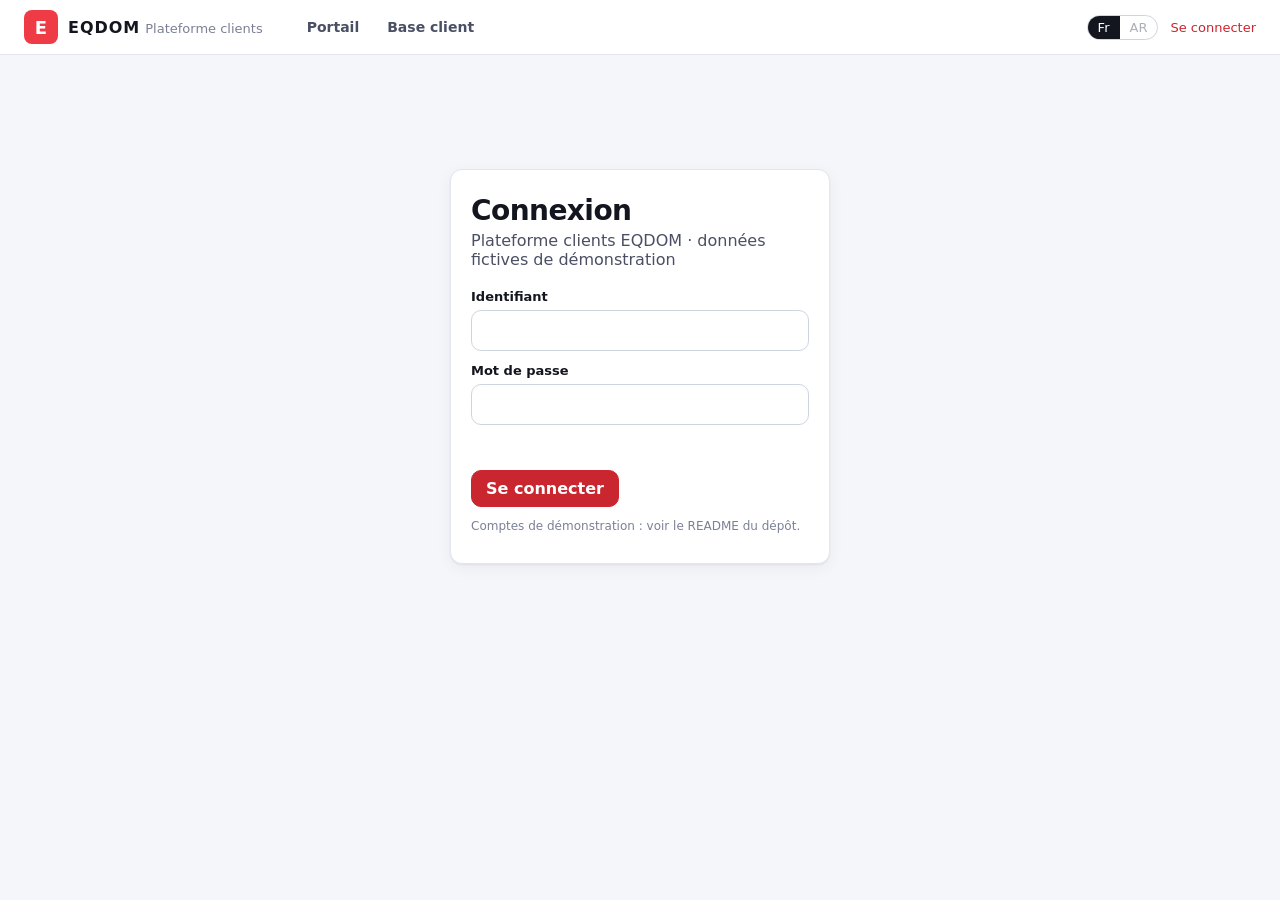
<file: front/connexion.html>
<!doctype html>
<html lang="fr">
<head>
<meta charset="utf-8">
<meta name="viewport" content="width=device-width, initial-scale=1">
<title>Connexion · EQDOM Plateforme clients</title>
<link rel="stylesheet" href="commun.css">
<script src="commun.js" defer></script>
<script src="connexion.js" defer></script>
</head>
<body>
<main>
  <form class="carte connexion" id="formulaire" novalidate>
    <h1>Connexion</h1>
    <p class="sous-titre">Plateforme clients EQDOM · données fictives de démonstration</p>
    <label for="identifiant">Identifiant</label>
    <input id="identifiant" name="identifiant" autocomplete="username" required maxlength="64">
    <label for="mot_de_passe">Mot de passe</label>
    <input id="mot_de_passe" name="mot_de_passe" type="password" autocomplete="current-password" required maxlength="256">
    <p class="erreur" id="erreur" role="alert"></p>
    <button class="bouton bouton-plein" type="submit">Se connecter</button>
    <p class="note">Comptes de démonstration : voir le README du dépôt.</p>
  </form>
</main>
</body>
</html>
</file>
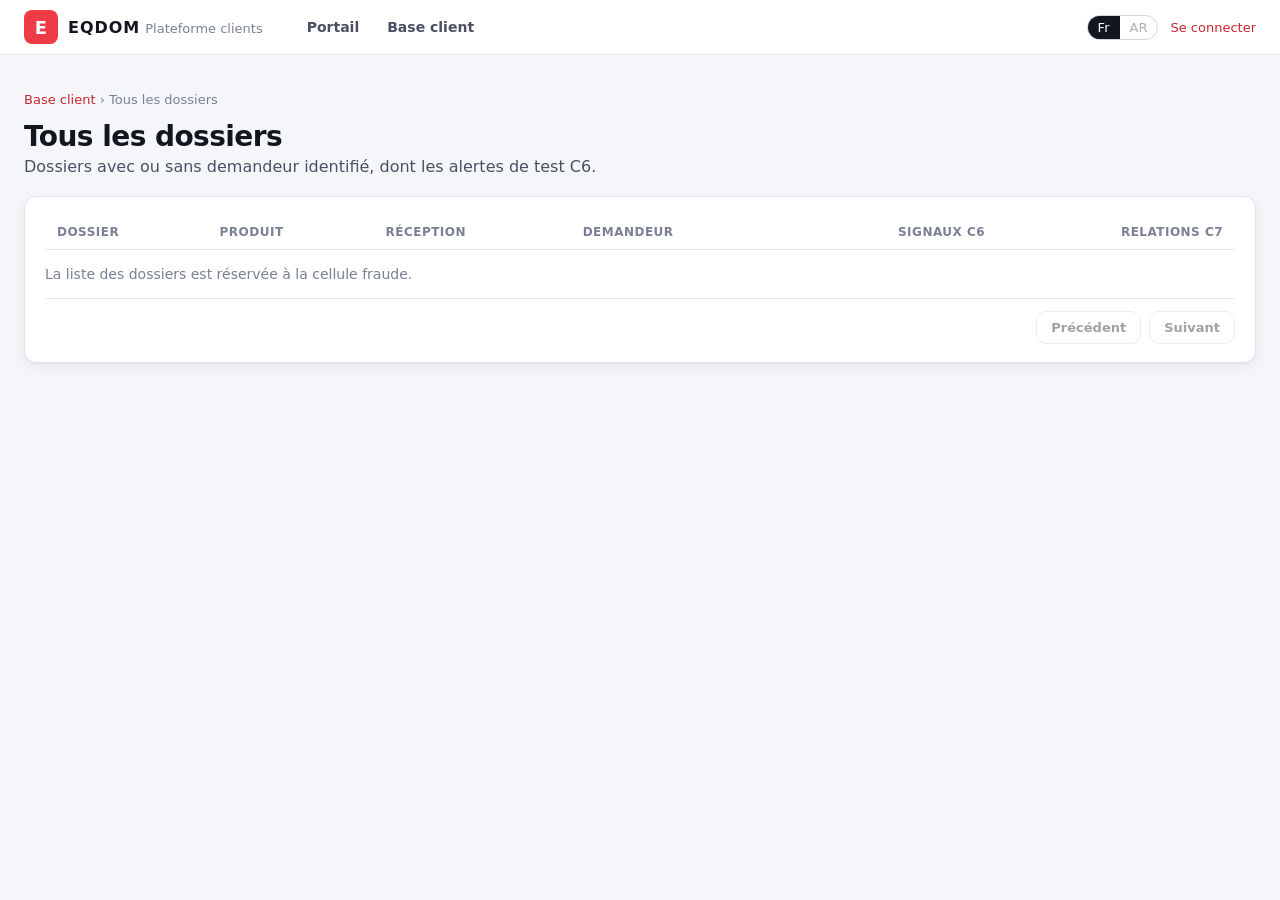
<file: front/dossiers.html>
<!doctype html>
<html lang="fr">
<head>
<meta charset="utf-8">
<meta name="viewport" content="width=device-width, initial-scale=1">
<title>Tous les dossiers · EQDOM</title>
<link rel="stylesheet" href="commun.css">
<script src="commun.js" defer></script>
<script src="dossiers.js" defer></script>
</head>
<body>
<main>
  <p class="fil"><a href="base.html">Base client</a> › Tous les dossiers</p>
  <h1>Tous les dossiers</h1>
  <p class="sous-titre">Dossiers avec ou sans demandeur identifié, dont les alertes de test C6.</p>
  <section class="carte" aria-label="Liste des dossiers">
    <div class="tableau-enveloppe"><table>
      <thead><tr><th>Dossier</th><th>Produit</th><th>Réception</th><th>Demandeur</th><th class="nombre">Signaux C6</th><th class="nombre">Relations C7</th></tr></thead>
      <tbody id="dossiers-lignes"><tr><td colspan="6" class="vide">Chargement…</td></tr></tbody>
    </table></div>
    <div class="pagination"><span id="dossiers-compte"></span>
      <button class="bouton" type="button" id="dossiers-precedent">Précédent</button>
      <button class="bouton" type="button" id="dossiers-suivant">Suivant</button>
    </div>
  </section>
</main>
</body>
</html>
</file>
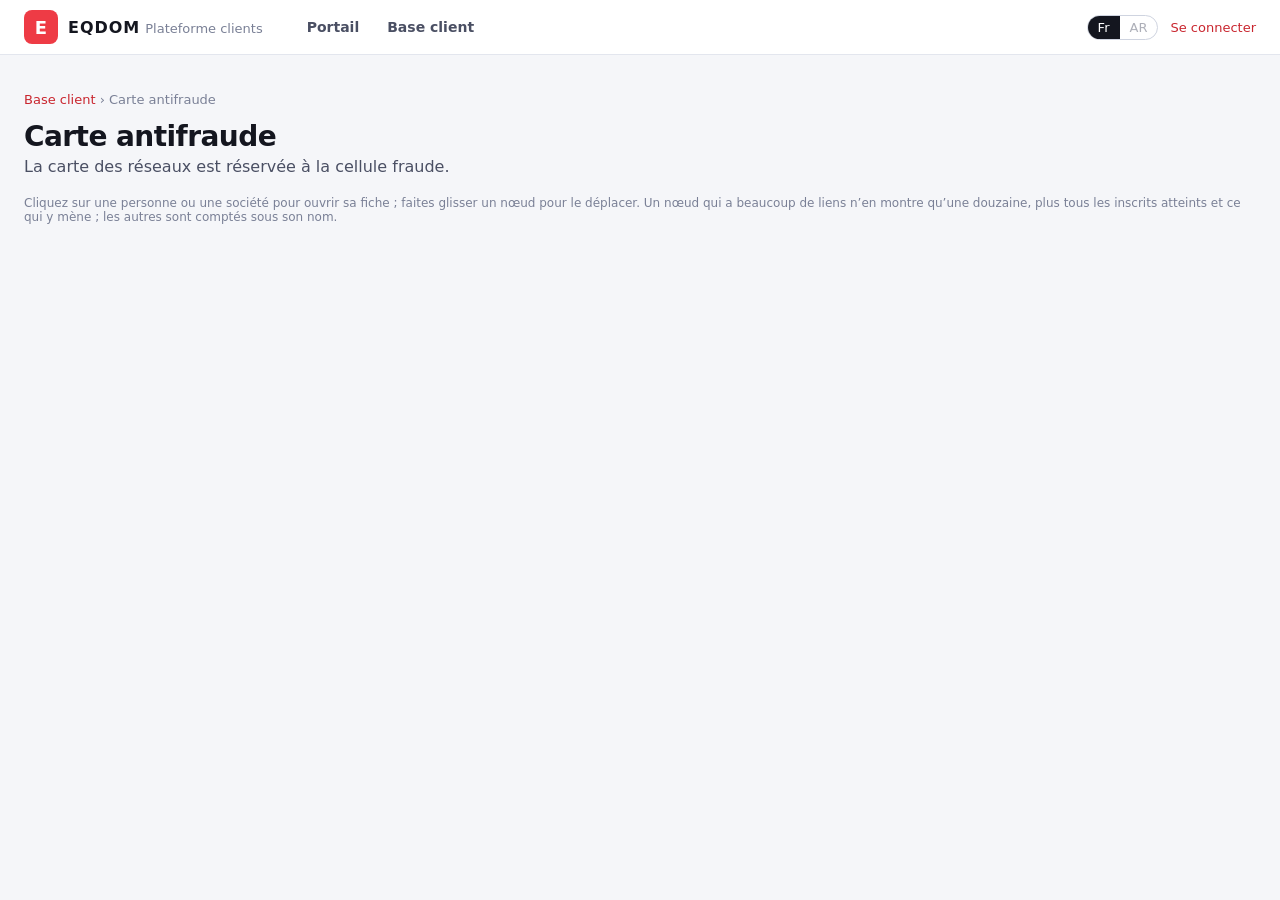
<file: front/reseau.html>
<!doctype html>
<html lang="fr">
<head>
<meta charset="utf-8">
<meta name="viewport" content="width=device-width, initial-scale=1">
<title>Carte antifraude · EQDOM Plateforme clients</title>
<link rel="stylesheet" href="commun.css">
<script src="commun.js" defer></script>
<script src="reseau.js" defer></script>
</head>
<body>
<main>
  <p class="fil"><a href="base.html">Base client</a> › Carte antifraude</p>
  <h1 id="titre">Carte antifraude</h1>
  <p class="sous-titre" id="sous-titre">Le réseau d’un client à deux liens : sociétés, personnes, identifiants partagés et inscrits sur la liste noire.</p>
  <form class="filtres" id="choix" role="search" hidden>
    <label class="champ"><span aria-hidden="true">⌕</span><span class="visuellement-cache">Rechercher un client</span>
      <input id="recherche" type="search" placeholder="Rechercher un client par son nom" maxlength="80" autocomplete="off"></label>
    <ul class="resultats" id="resultats" aria-live="polite"></ul>
  </form>
  <div class="legende" aria-hidden="true">
    <span class="l-depart">client</span><span class="l-inscrit">inscrit sur la liste noire</span>
    <span>personne</span><span class="l-societe">société</span><span class="l-identifiant">identifiant partagé (RIB, logement, siège)</span>
  </div>
  <svg class="reseau-scene" id="scene" role="img" aria-label="Réseau du client"></svg>
  <p class="note">Cliquez sur une personne ou une société pour ouvrir sa fiche ; faites glisser un nœud pour le déplacer. Un nœud qui a beaucoup de liens n’en montre qu’une douzaine, plus tous les inscrits atteints et ce qui y mène ; les autres sont comptés sous son nom.</p>
</main>
</body>
</html>
</file>
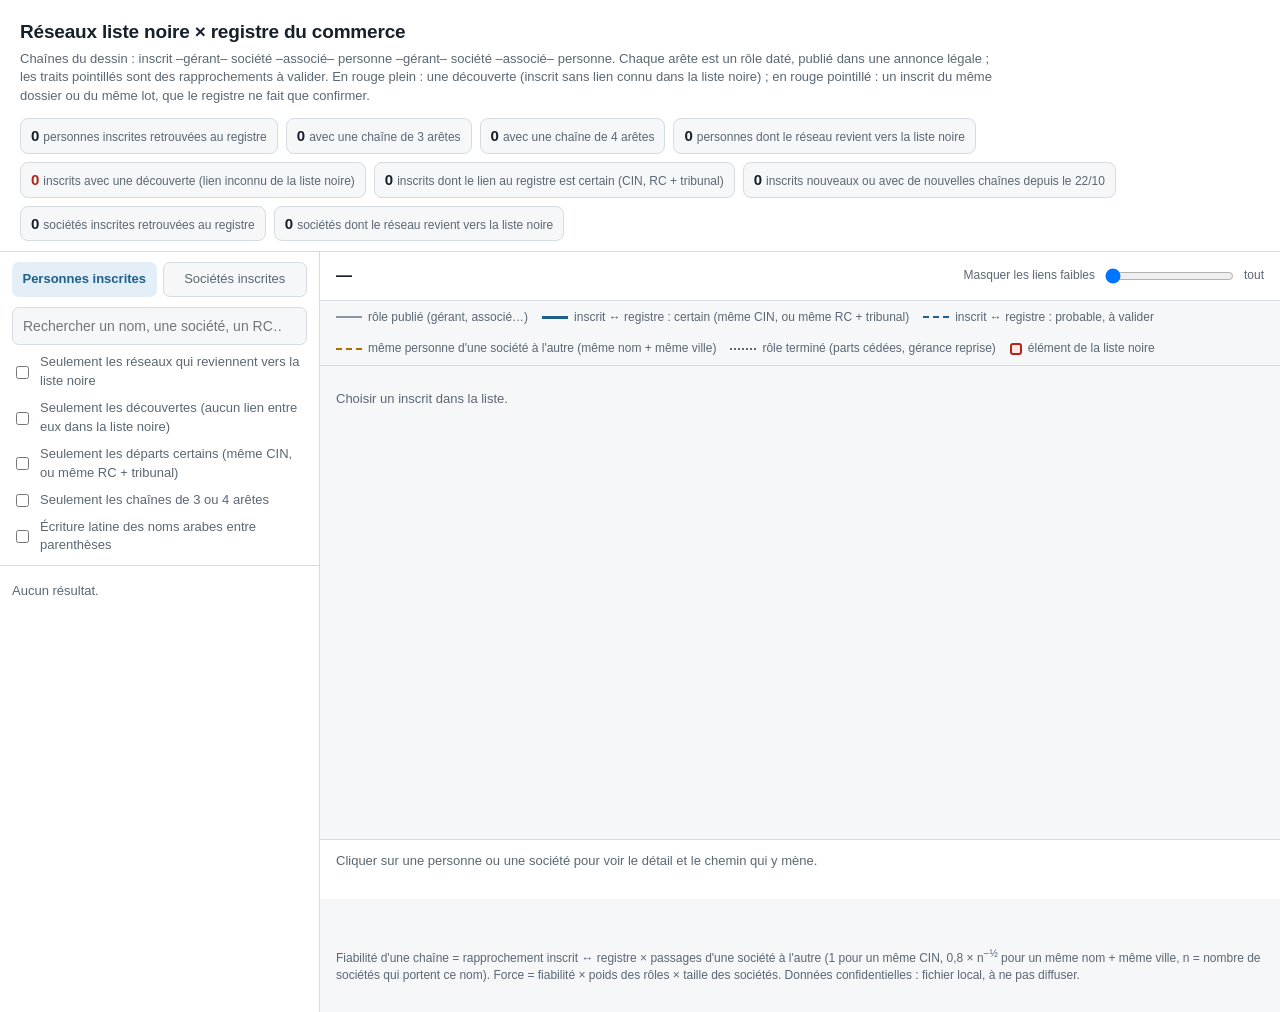
<file: pipeline/carte_chaines_modele.html>
<!doctype html>
<html lang="fr">
<head>
<meta charset="utf-8">
<meta name="viewport" content="width=device-width, initial-scale=1">
<title>Réseaux liste noire</title>
<style>
:root {
  --fond: #f6f7f9; --carte: #ffffff; --texte: #17202a; --doux: #5b6773; --trait: #d5dbe1; --ligne: #8a96a3;
  --accent: #1f5f8b; --accent-doux: #e3eef6; --alerte: #b42318; --alerte-doux: #fde8e6; --pont: #b06d00;
  --pont-doux: #fff3dc; --ombre: 0 1px 2px rgba(16, 24, 40, .06), 0 1px 3px rgba(16, 24, 40, .08);
}
@media (prefers-color-scheme: dark) {
  :root:not([data-theme="light"]) {
    --fond: #0f141a; --carte: #18202a; --texte: #e6ebf0; --doux: #9aa6b2; --trait: #2c3744; --ligne: #6b7886;
    --accent: #6cb4e8; --accent-doux: #16324a; --alerte: #ff7b6e; --alerte-doux: #3a1714; --pont: #f0b44c;
    --pont-doux: #3a2a0c; --ombre: 0 1px 2px rgba(0, 0, 0, .4);
  }
}
:root[data-theme="dark"] {
  --fond: #0f141a; --carte: #18202a; --texte: #e6ebf0; --doux: #9aa6b2; --trait: #2c3744; --ligne: #6b7886;
  --accent: #6cb4e8; --accent-doux: #16324a; --alerte: #ff7b6e; --alerte-doux: #3a1714; --pont: #f0b44c;
  --pont-doux: #3a2a0c; --ombre: 0 1px 2px rgba(0, 0, 0, .4);
}
* { box-sizing: border-box; }
html, body { margin: 0; background: var(--fond); color: var(--texte);
  font: 14px/1.45 -apple-system, BlinkMacSystemFont, "Segoe UI", Roboto, "Noto Sans Arabic", Arial, sans-serif; }
header { padding: 18px 20px 10px; border-bottom: 1px solid var(--trait); background: var(--carte); }
header h1 { margin: 0 0 4px; font-size: 19px; letter-spacing: -.01em; }
header p { margin: 0; color: var(--doux); font-size: 13px; max-width: 980px; }
.chiffres { display: flex; flex-wrap: wrap; gap: 8px; margin-top: 12px; }
.chiffre { background: var(--fond); border: 1px solid var(--trait); border-radius: 8px; padding: 6px 10px; font-size: 12px; color: var(--doux); }
.chiffre b { color: var(--texte); font-size: 15px; margin-right: 4px; font-variant-numeric: tabular-nums; }
.chiffre.rouge b { color: var(--alerte); }
main { display: grid; grid-template-columns: 320px minmax(0, 1fr); gap: 0; min-height: calc(100vh - 140px); }
aside { border-right: 1px solid var(--trait); background: var(--carte); display: flex; flex-direction: column; min-height: 0; }
.onglets { display: flex; padding: 10px 12px 0; gap: 6px; }
.onglets button { flex: 1; border: 1px solid var(--trait); background: var(--fond); color: var(--doux); border-radius: 7px;
  padding: 7px 8px; font: inherit; font-size: 13px; cursor: pointer; }
.onglets button[aria-pressed="true"] { background: var(--accent-doux); color: var(--accent); border-color: transparent; font-weight: 600; }
.filtres { padding: 10px 12px; display: grid; gap: 8px; border-bottom: 1px solid var(--trait); }
.filtres input[type="search"] { width: 100%; padding: 8px 10px; border: 1px solid var(--trait); border-radius: 7px;
  background: var(--fond); color: var(--texte); font: inherit; }
.filtres label { display: flex; align-items: center; gap: 8px; font-size: 13px; color: var(--doux); cursor: pointer; }
#liste { overflow: auto; flex: 1; min-height: 200px; }
.item { padding: 9px 12px; border-bottom: 1px solid var(--trait); cursor: pointer; display: grid; gap: 3px; }
.item:hover { background: var(--fond); }
.item[aria-current="true"] { background: var(--accent-doux); }
.item .nom { font-weight: 600; display: flex; align-items: center; gap: 6px; }
.lat { color: var(--doux); font-weight: 400; font-size: .92em; }
.item .nom .point { width: 8px; height: 8px; border-radius: 50%; background: var(--alerte); flex: none; }
.item .nom .point.connu { background: transparent; border: 1.5px solid var(--alerte); }
.item .compte { font-size: 12px; color: var(--doux); font-variant-numeric: tabular-nums; }
.badge { display: inline-block; font-size: 10.5px; font-weight: 700; letter-spacing: .03em; text-transform: uppercase; padding: 1px 6px; border-radius: 4px; }
.badge.certain { background: var(--accent-doux); color: var(--accent); }
.badge.nouveau { background: var(--pont-doux); color: var(--pont); }
path.arete.certain { stroke: var(--accent); stroke-dasharray: none; stroke-width: 2.4; }
.legende i.certain { border-top: 3px solid var(--accent); }
.vide { padding: 16px 12px; color: var(--doux); font-size: 13px; }
section#vue { min-width: 0; display: flex; flex-direction: column; }
.barre { display: flex; flex-wrap: wrap; align-items: center; gap: 10px 18px; padding: 12px 16px; border-bottom: 1px solid var(--trait); background: var(--carte); }
.barre h2 { margin: 0; font-size: 16px; }
.barre .meta { color: var(--doux); font-size: 12px; }
.barre .seuil { margin-left: auto; display: flex; align-items: center; gap: 8px; font-size: 12px; color: var(--doux); }
.legende { display: flex; flex-wrap: wrap; gap: 14px; padding: 8px 16px; font-size: 12px; color: var(--doux); border-bottom: 1px solid var(--trait); }
.legende span { display: inline-flex; align-items: center; gap: 6px; }
.legende i { display: inline-block; width: 26px; height: 0; border-top: 2px solid var(--ligne); }
.legende i.pont { border-top: 2px dashed var(--pont); }
.legende i.rap { border-top: 2px dashed var(--accent); }
.legende i.ancien { border-top: 2px dotted var(--doux); }
.legende b.bl { width: 12px; height: 12px; border: 2px solid var(--alerte); border-radius: 3px; background: var(--alerte-doux); display: inline-block; }
#toile { overflow: auto; flex: 1; position: relative; padding: 8px 4px 16px; min-height: 320px; }
#toile svg { display: block; }
.carte-noeud rect.fond { fill: var(--carte); stroke: var(--trait); stroke-width: 1; }
.carte-noeud.bl rect.fond { fill: var(--alerte-doux); stroke: var(--alerte); stroke-width: 2; }
.carte-noeud.racine rect.fond { stroke: var(--accent); stroke-width: 2; }
.carte-noeud.choisi rect.fond { stroke: var(--accent); stroke-width: 2.5; }
.carte-noeud { cursor: pointer; }
.carte-noeud text { fill: var(--texte); font-size: 12.5px; }
.carte-noeud text.sous { fill: var(--doux); font-size: 11px; }
.carte-noeud text.tag { fill: var(--alerte); font-size: 10.5px; font-weight: 700; letter-spacing: .02em; }
.carte-noeud .icone { fill: none; stroke: var(--doux); stroke-width: 1.6; stroke-linecap: round; stroke-linejoin: round; }
.carte-noeud.bl .icone { stroke: var(--alerte); }
path.arete { fill: none; stroke: var(--ligne); stroke-width: 1.6; }
path.arete.pont { stroke: var(--pont); stroke-dasharray: 6 4; }
path.arete.rap { stroke: var(--accent); stroke-dasharray: 6 4; }
path.arete.ancien { stroke: var(--doux); stroke-dasharray: 2 4; opacity: .75; }
.carte-noeud.bl.connu rect.fond { fill: var(--carte); stroke: var(--alerte); stroke-width: 1.5; stroke-dasharray: 4 3; }
.carte-noeud text.tag.connu { fill: var(--doux); }
path.arete.terne { opacity: .18; }
g.carte-noeud.terne { opacity: .25; }
text.etiquette { font-size: 11px; fill: var(--doux); paint-order: stroke; stroke: var(--fond); stroke-width: 4px; stroke-linejoin: round; }
text.colonne { font-size: 11px; fill: var(--doux); text-transform: uppercase; letter-spacing: .06em; font-weight: 600; }
#detail { border-top: 1px solid var(--trait); background: var(--carte); padding: 12px 16px; font-size: 13px; min-height: 60px; }
#detail h3 { margin: 0 0 4px; font-size: 14px; }
#detail .ligne { color: var(--doux); }
#detail .rouge { color: var(--alerte); font-weight: 600; }
#detail a { color: var(--accent); }
#chaines { padding: 12px 16px 24px; }
#chaines h3 { font-size: 13px; text-transform: uppercase; letter-spacing: .05em; color: var(--doux); margin: 8px 0; }
#chaines ol { margin: 0; padding-left: 20px; display: grid; gap: 6px; }
#chaines li { font-size: 13px; }
#chaines li.bl { color: var(--alerte); }
#chaines li small { color: var(--doux); }
.note { color: var(--doux); font-size: 12px; padding: 0 16px 16px; max-width: 980px; }
@media (max-width: 860px) {
  main { grid-template-columns: 1fr; }
  aside { border-right: 0; border-bottom: 1px solid var(--trait); max-height: 46vh; }
  header, .barre, .legende, #detail, #chaines { padding-left: 16px; padding-right: 16px; }
}
</style>
</head>
<body>
<header>
  <h1>Réseaux liste noire × registre du commerce</h1>
  <p id="sous-titre">Chaînes du dessin : inscrit –gérant– société –associé– personne –gérant– société –associé– personne.
    Chaque arête est un rôle daté, publié dans une annonce légale ; les traits pointillés sont des rapprochements à
    valider. En rouge plein : une découverte (inscrit sans lien connu dans la liste noire) ; en rouge pointillé : un
    inscrit du même dossier ou du même lot, que le registre ne fait que confirmer.</p>
  <div class="chiffres" id="chiffres"></div>
</header>
<main>
  <aside>
    <div class="onglets" role="tablist">
      <button id="tab-pp" aria-pressed="true">Personnes inscrites</button>
      <button id="tab-pm" aria-pressed="false">Sociétés inscrites</button>
    </div>
    <div class="filtres">
      <input type="search" id="recherche" placeholder="Rechercher un nom, une société, un RC…" aria-label="Rechercher">
      <label><input type="checkbox" id="boucles"> Seulement les réseaux qui reviennent vers la liste noire</label>
      <label><input type="checkbox" id="decouvertes"> Seulement les découvertes (aucun lien entre eux dans la liste noire)</label>
      <label><input type="checkbox" id="certains"> Seulement les départs certains (même CIN, ou même RC + tribunal)</label>
      <label id="lab-nouveaux"><input type="checkbox" id="nouveaux"> Seulement ce qui est nouveau depuis le 22/10</label>
      <label><input type="checkbox" id="profonds"> Seulement les chaînes de 3 ou 4 arêtes</label>
      <label title="Écriture latine des noms arabes entre parenthèses : apprise dans la base quand la même personne a été publiée dans les deux écritures, sinon par règles (ش → CH, خ → KH, ق → K, و → OU). Ce n'est pas une traduction."><input type="checkbox" id="translit"> Écriture latine des noms arabes entre parenthèses</label>
    </div>
    <div id="liste" role="list"></div>
  </aside>
  <section id="vue">
    <div class="barre">
      <div><h2 id="titre-vue">—</h2><div class="meta" id="meta-vue"></div></div>
      <div class="seuil"><label for="seuil">Masquer les liens faibles</label>
        <input type="range" id="seuil" min="0" max="100" value="0"><span id="seuil-val">tout</span></div>
    </div>
    <div class="legende">
      <span><i></i> rôle publié (gérant, associé…)</span>
      <span><i class="certain"></i> inscrit ↔ registre : certain (même CIN, ou même RC + tribunal)</span>
      <span><i class="rap"></i> inscrit ↔ registre : probable, à valider</span>
      <span><i class="pont"></i> même personne d'une société à l'autre (même nom + même ville)</span>
      <span><i class="ancien"></i> rôle terminé (parts cédées, gérance reprise)</span>
      <span><b class="bl"></b> élément de la liste noire</span>
    </div>
    <div id="toile"></div>
    <div id="detail"><span class="ligne">Cliquer sur une personne ou une société pour voir le détail et le chemin qui y mène.</span></div>
    <div id="chaines"></div>
    <p class="note">Fiabilité d'une chaîne = rapprochement inscrit ↔ registre × passages d'une société à l'autre (1 pour un
      même CIN, 0,8 × n<sup>−½</sup> pour un même nom + même ville, n = nombre de sociétés qui portent ce nom). Force =
      fiabilité × poids des rôles × taille des sociétés. Données confidentielles : fichier local, à ne pas diffuser.</p>
  </section>
</main>
<script>
const DONNEES = /*__DONNEES__*/[];
const $ = (s) => document.querySelector(s);
const etat = { type: 'PP', choisi: null, noeud: null, seuil: 0 };
etat.lat = false;
const aff = (n) => (etat.lat && n.lat) ? `${n.nom} (${n.lat})` : n.nom;
const NS = 'http://www.w3.org/2000/svg';
const COLONNES = {
  PP: ['Inscrit', '1 arête · PM n°1', '2 arêtes · PP n°2', '3 arêtes · PM n°2', '4 arêtes · PP n°3'],
  PM: ['Société inscrite', '1 arête · personnes', '2 arêtes · sociétés', '3 arêtes · personnes', '4 arêtes · sociétés'],
};
const fmt = (n) => n.toLocaleString('fr-FR');

function chiffres() {
  const pp = DONNEES.filter((x) => x.type === 'PP'), pm = DONNEES.filter((x) => x.type === 'PM');
  const somme = (l, k) => l.reduce((s, x) => s + (x.compte[k] || 0), 0);
  const avec = (l, k) => l.filter((x) => x.compte[k] > 0).length;
  const blocs = [
    [pp.length, 'personnes inscrites retrouvées au registre'],
    [avec(pp, '3'), 'avec une chaîne de 3 arêtes'],
    [avec(pp, '4'), 'avec une chaîne de 4 arêtes'],
    [pp.filter((x) => x.alerte).length, 'personnes dont le réseau revient vers la liste noire'],
    [DONNEES.filter((x) => x.nature === 'découverte').length, 'inscrits avec une découverte (lien inconnu de la liste noire)', true],
    [DONNEES.filter((x) => x.certain).length, 'inscrits dont le lien au registre est certain (CIN, RC + tribunal)'],
    [DONNEES.filter((x) => x.nouveau).length, 'inscrits nouveaux ou avec de nouvelles chaînes depuis le 22/10'],
    [pm.length, 'sociétés inscrites retrouvées au registre'],
    [pm.filter((x) => x.alerte).length, 'sociétés dont le réseau revient vers la liste noire'],
  ];
  $('#chiffres').innerHTML = blocs.map(([n, t, r]) => `<span class="chiffre${r ? ' rouge' : ''}"><b>${fmt(n)}</b>${t}</span>`).join('');
}

function liste() {
  const q = $('#recherche').value.trim().toLowerCase();
  const boucles = $('#boucles').checked, profonds = $('#profonds').checked;
  const items = DONNEES.filter((x) => x.type === etat.type)
    .filter((x) => !boucles || x.alerte)
    .filter((x) => !$('#decouvertes').checked || x.nature === 'découverte')
    .filter((x) => !$('#certains').checked || x.certain)
    .filter((x) => !$('#nouveaux').checked || x.nouveau)
    .filter((x) => !profonds || x.compte['3'] > 0 || x.compte['4'] > 0)
    .filter((x) => !q || x.recherche.includes(q));
  const el = $('#liste');
  if (!items.length) { el.innerHTML = '<div class="vide">Aucun résultat.</div>'; return; }
  el.innerHTML = '';
  for (const x of items) {
    const d = document.createElement('div');
    d.className = 'item'; d.setAttribute('role', 'listitem'); d.tabIndex = 0;
    if (etat.choisi === x.id) d.setAttribute('aria-current', 'true');
    const c = x.compte;
    const titrePoint = x.nature === 'découverte' ? 'découverte : revient vers un inscrit sans lien connu'
      : 'revient vers la liste noire (' + x.nature + ')';
    d.innerHTML = `<div class="nom">${x.alerte ? `<span class="point${x.nature === 'découverte' ? '' : ' connu'}" title="${titrePoint}"></span>` : ''}<span></span></div>
      <div class="compte">${x.certain ? '<span class="badge certain">certain</span> ' : ''}${x.nouveau === 'inscrit' ? '<span class="badge nouveau">nouveau</span> ' : (x.nouveau === 'chaines' ? '<span class="badge nouveau">nouvelles chaînes</span> ' : '')}1 arête ${c['1']} · 2 : ${c['2']} · 3 : ${c['3']} · 4 : ${c['4']}</div>`;
    d.querySelector('.nom span:last-child').textContent = x.nom;
    d.onclick = () => choisir(x.id);
    d.onkeydown = (e) => { if (e.key === 'Enter') choisir(x.id); };
    el.appendChild(d);
  }
}

function choisir(id) {
  etat.choisi = id; etat.noeud = null;
  try { localStorage.setItem('carte-choisi', id); } catch (e) { /* stockage indisponible */ }
  liste(); dessiner();
}

function visible(x) {
  // une arête reste si sa force atteint le seuil ; un nœud reste s'il est relié à la racine par des arêtes visibles
  const s = etat.seuil;
  const ar = x.aretes.filter((a) => a.force >= s);
  const vus = new Set(['R']);
  const parD = Object.entries(x.noeuds).sort((a, b) => a[1].d - b[1].d);
  for (const [k, n] of parD) {
    if (k === 'R') continue;
    if (ar.some((a) => a.b === k && vus.has(a.a))) vus.add(k);
  }
  return { noeuds: vus, aretes: ar.filter((a) => vus.has(a.a) && vus.has(a.b)) };
}

function dessiner() {
  const x = DONNEES.find((d) => d.id === etat.choisi);
  const toile = $('#toile');
  if (!x) { toile.innerHTML = '<div class="vide">Choisir un inscrit dans la liste.</div>'; $('#chaines').innerHTML = ''; return; }
  $('#titre-vue').textContent = x.nom;
  const meta = [x.type === 'PP' ? 'Personne inscrite' : 'Société inscrite'];
  if (x.cin) meta.push('CIN ' + x.cin);
  if (x.listes) meta.push(x.listes);
  if (x.motifs) meta.push(x.motifs);
  if (x.doublons && x.doublons.length) meta.push('même personne au registre que : ' + x.doublons.join(', '));
  $('#meta-vue').textContent = meta.join(' · ');
  const vis = visible(x);
  const W = etat.lat ? 300 : 214, H = 58, GX = 120, GY = 14, MX = 16, MY = 34;   // boîtes plus larges avec la translittération
  const cols = [[], [], [], [], []];
  for (const k of vis.noeuds) cols[x.noeuds[k].d].push(k);
  // ordre : barycentre des parents dans la colonne précédente
  const pos = {};
  cols[0].forEach((k, i) => (pos[k] = i));
  for (let c = 1; c < cols.length; c++) {
    const bary = (k) => {
      const p = vis.aretes.filter((a) => a.b === k && pos[a.a] !== undefined).map((a) => pos[a.a]);
      return p.length ? p.reduce((s, v) => s + v, 0) / p.length : 1e9;
    };
    cols[c].sort((a, b) => bary(a) - bary(b) || x.noeuds[a].nom.localeCompare(x.noeuds[b].nom));
    cols[c].forEach((k, i) => (pos[k] = i));
  }
  const nbCols = Math.max(...cols.map((c, i) => (c.length ? i + 1 : 0)));
  const hauteur = Math.max(...cols.map((c) => c.length)) * (H + GY) + MY + 10;
  const largeur = MX * 2 + nbCols * W + (nbCols - 1) * GX;
  const xy = {};
  cols.forEach((c, ci) => {
    const total = c.length * (H + GY) - GY;
    const y0 = MY + Math.max(0, (hauteur - MY - 10 - total) / 2);
    c.forEach((k, i) => (xy[k] = { x: MX + ci * (W + GX), y: y0 + i * (H + GY) }));
  });
  const svg = document.createElementNS(NS, 'svg');
  svg.setAttribute('width', largeur); svg.setAttribute('height', hauteur);
  svg.setAttribute('viewBox', `0 0 ${largeur} ${hauteur}`);
  svg.setAttribute('role', 'img'); svg.setAttribute('aria-label', 'Réseau de ' + x.nom);
  const col = COLONNES[x.type];
  for (let c = 0; c < nbCols; c++) {
    const t = document.createElementNS(NS, 'text');
    t.setAttribute('x', MX + c * (W + GX)); t.setAttribute('y', 16); t.setAttribute('class', 'colonne');
    t.textContent = col[c]; svg.appendChild(t);
  }
  const chemin = etat.noeud ? cheminVers(x, vis, etat.noeud) : null;
  const gA = document.createElementNS(NS, 'g'), gN = document.createElementNS(NS, 'g'), gE = document.createElementNS(NS, 'g');
  for (const a of vis.aretes) {
    const p = xy[a.a], q = xy[a.b];
    if (!p || !q) continue;
    const x1 = p.x + W, y1 = p.y + H / 2, x2 = q.x, y2 = q.y + H / 2, mx = (x1 + x2) / 2;
    const path = document.createElementNS(NS, 'path');
    path.setAttribute('d', `M${x1},${y1} C${mx},${y1} ${mx},${y2} ${x2},${y2}`);
    path.setAttribute('class', 'arete' + (a.style ? ' ' + a.style : '') + (chemin && !chemin.aretes.has(a) ? ' terne' : ''));
    const titre = document.createElementNS(NS, 'title');
    titre.textContent = `${a.lib}${a.pont ? ' — ' + a.pont : ''} (fiabilité ${a.fiab}, force ${a.force})`;
    path.appendChild(titre); gA.appendChild(path);
    const lab = document.createElementNS(NS, 'text');
    lab.setAttribute('x', mx); lab.setAttribute('y', (y1 + y2) / 2 - 4); lab.setAttribute('text-anchor', 'middle');
    lab.setAttribute('class', 'etiquette'); lab.textContent = a.court || a.lib;
    if (chemin && !chemin.aretes.has(a)) lab.setAttribute('opacity', '.25');
    gE.appendChild(lab);
  }
  for (const k of vis.noeuds) {
    const n = x.noeuds[k], p = xy[k];
    const g = document.createElementNS(NS, 'g');
    g.setAttribute('class', 'carte-noeud' + (n.bl ? ' bl' : '') + (n.bl && n.nature && n.nature !== 'découverte' ? ' connu' : '') + (k === 'R' ? ' racine' : '') +
      (etat.noeud === k ? ' choisi' : '') + (chemin && !chemin.noeuds.has(k) ? ' terne' : ''));
    g.setAttribute('transform', `translate(${p.x},${p.y})`);
    g.setAttribute('tabindex', '0');
    const r = document.createElementNS(NS, 'rect');
    r.setAttribute('class', 'fond'); r.setAttribute('width', W); r.setAttribute('height', H); r.setAttribute('rx', 8);
    g.appendChild(r);
    const ic = document.createElementNS(NS, 'path');
    ic.setAttribute('class', 'icone');
    ic.setAttribute('d', n.t === 'PP'
      ? 'M18 15 a5 5 0 1 0 0.01 0 M9 37 c0-6 4-10 9-10 s9 4 9 10'
      : 'M9 37 V20 l9-7 9 7 v17 Z M15 37 v-7 h6 v7 M13 23 h3 M20 23 h3');
    g.appendChild(ic);
    const t1 = document.createElementNS(NS, 'text');
    t1.setAttribute('x', 34); t1.setAttribute('y', 20); t1.textContent = couper(aff(n), etat.lat && n.lat ? 40 : 25);
    const tt = document.createElementNS(NS, 'title'); tt.textContent = aff(n); g.appendChild(tt);
    g.appendChild(t1);
    const t2 = document.createElementNS(NS, 'text');
    t2.setAttribute('x', 34); t2.setAttribute('y', 36); t2.setAttribute('class', 'sous');
    t2.textContent = couper(n.t === 'PM' ? [n.rc ? 'RC ' + n.rc : '', n.ville || ''].filter(Boolean).join(' · ') : (n.sous || ''), 30);
    g.appendChild(t2);
    if (n.bl) {
      const t3 = document.createElementNS(NS, 'text');
      t3.setAttribute('x', 34); t3.setAttribute('y', 50);
      t3.setAttribute('class', 'tag' + (k !== 'R' && n.nature && n.nature !== 'découverte' ? ' connu' : ''));
      t3.textContent = k === 'R' ? 'POINT DE DÉPART' : 'LISTE NOIRE · ' + (n.nature || '').toUpperCase(); g.appendChild(t3);
    } else if (k === 'R') {
      const t3 = document.createElementNS(NS, 'text');
      t3.setAttribute('x', 34); t3.setAttribute('y', 50); t3.setAttribute('class', 'tag');
      t3.textContent = 'INSCRIT'; g.appendChild(t3);
    }
    g.onclick = () => { etat.noeud = etat.noeud === k ? null : k; dessiner(); };
    g.onkeydown = (e) => { if (e.key === 'Enter') g.onclick(); };
    gN.appendChild(g);
  }
  svg.appendChild(gA); svg.appendChild(gN); svg.appendChild(gE);
  // à l'écran : on réduit le dessin pour qu'il tienne en largeur (jusqu'à 70 %), sinon défilement horizontal
  const dispo = toile.clientWidth - 12;
  if (dispo > 0 && largeur > dispo) {
    const w = Math.max(dispo, largeur * 0.7);
    svg.setAttribute('width', Math.round(w)); svg.setAttribute('height', Math.round(hauteur * w / largeur));
  }
  toile.innerHTML = ''; toile.appendChild(svg);
  detail(x, vis);
  chainesTexte(x);
}

function couper(t, n) { t = t || ''; return t.length > n ? t.slice(0, n - 1) + '…' : t; }

function cheminVers(x, vis, k) {
  const noeuds = new Set([k]), aretes = new Set();
  let front = [k];
  while (front.length) {
    const suiv = [];
    for (const b of front) for (const a of vis.aretes) if (a.b === b && !aretes.has(a)) { aretes.add(a); noeuds.add(a.a); suiv.push(a.a); }
    front = suiv;
  }
  return { noeuds, aretes };
}

function detail(x, vis) {
  const el = $('#detail');
  const k = etat.noeud;
  if (!k) { el.innerHTML = '<span class="ligne">Cliquer sur une personne ou une société pour voir le détail et le chemin qui y mène.</span>'; return; }
  const n = x.noeuds[k];
  const entrants = vis.aretes.filter((a) => a.b === k);
  const esc = (s) => String(s ?? '').replace(/[&<>"]/g, (c) => ({ '&': '&amp;', '<': '&lt;', '>': '&gt;', '"': '&quot;' }[c]));
  let h = `<h3><bdi>${esc(n.nom)}</bdi>${etat.lat && n.lat ? ' <span class="lat">(' + esc(n.lat) + ')</span>' : ''}</h3>`;
  if (n.t === 'PM') {
    h += `<div class="ligne">${[n.rc ? 'RC ' + esc(n.rc) : 'RC non lu', esc(n.trib || ''), esc(n.ville || ''),
      n.dern ? 'dernière annonce ' + esc(n.dern) : '', n.diss ? 'dissoute' : ''].filter(Boolean).join(' · ')}</div>`;
    if (n.url) h += `<div class="ligne"><a href="${esc(n.url)}" target="_blank" rel="noopener">Ouvrir la dernière annonce</a></div>`;
  } else if (n.sous) h += `<div class="ligne">${esc(n.sous)}</div>`;
  if (n.bl) h += `<div class="rouge">${esc(n.bl)}</div>`;
  for (const a of entrants) h += `<div class="ligne">← <bdi>${esc(aff(x.noeuds[a.a]))}</bdi> : ${esc(a.lib)}${a.pont ? ' — ' + esc(a.pont) : ''} · fiabilité ${a.fiab} · force ${a.force}</div>`;
  el.innerHTML = h;
}

function chainesTexte(x) {
  const el = $('#chaines');
  const esc = (s) => String(s ?? '').replace(/[&<>"]/g, (c) => ({ '&': '&amp;', '<': '&lt;', '>': '&gt;', '"': '&quot;' }[c]));
  const l = x.chaines.filter((c) => c.force >= etat.seuil);
  if (!l.length) { el.innerHTML = ''; return; }
  el.innerHTML = `<h3>Chaînes (${l.length})</h3><ol>${l.map((c) =>
    `<li class="${c.nature === 'découverte' ? 'bl' : ''}">${c.nouveau ? '<span class="badge nouveau">nouveau</span> ' : ''}${c.niveau === 'certain' ? '<span class="badge certain">certain</span> ' : ''}${esc(c.texte)} <small>· ${c.distance} arête${c.distance > 1 ? 's' : ''} · fiabilité ${c.fiab} · force ${c.force}${c.bl ? ' · ' + esc(c.bl) : ''}</small></li>`).join('')}</ol>`;
}

function seuil() {
  const v = +$('#seuil').value;
  // échelle logarithmique : 0 = tout, 100 = force ≥ 0,1
  etat.seuil = v === 0 ? 0 : Math.pow(10, -5 + 4 * v / 100);
  $('#seuil-val').textContent = v === 0 ? 'tout' : 'force ≥ ' + etat.seuil.toPrecision(2);
  dessiner();
}

for (const x of DONNEES) x.recherche = (x.nom + ' ' + Object.values(x.noeuds).map((n) => n.nom + ' ' + (n.lat || '') + ' ' + (n.rc || '')).join(' ')).toLowerCase();
$('#tab-pp').onclick = () => { etat.type = 'PP'; $('#tab-pp').setAttribute('aria-pressed', 'true'); $('#tab-pm').setAttribute('aria-pressed', 'false'); liste(); };
$('#tab-pm').onclick = () => { etat.type = 'PM'; $('#tab-pm').setAttribute('aria-pressed', 'true'); $('#tab-pp').setAttribute('aria-pressed', 'false'); liste(); };
$('#recherche').oninput = liste;
$('#boucles').onchange = liste;
$('#decouvertes').onchange = liste;
$('#certains').onchange = liste;
$('#nouveaux').onchange = liste;
if (!DONNEES.some((x) => x.nouveau !== null && x.nouveau !== undefined)) $('#lab-nouveaux').style.display = 'none';
$('#profonds').onchange = liste;
$('#seuil').oninput = seuil;
try { if (localStorage.getItem('carte-translit') === '1') { $('#translit').checked = true; etat.lat = true; } } catch (e) { /* stockage indisponible */ }
$('#translit').onchange = () => { etat.lat = $('#translit').checked; try { localStorage.setItem('carte-translit', etat.lat ? '1' : '0'); } catch (e) { /* stockage indisponible */ } dessiner(); };
chiffres();
window.addEventListener('resize', () => { clearTimeout(window.__t); window.__t = setTimeout(dessiner, 150); });
let depart = null;
try { depart = localStorage.getItem('carte-choisi'); } catch (e) { /* stockage indisponible */ }
if (!DONNEES.some((x) => x.id === depart)) depart = (DONNEES.find((x) => x.type === 'PP') || DONNEES[0] || {}).id;
etat.choisi = depart;
const premier = DONNEES.find((x) => x.id === depart);
if (premier && premier.type === 'PM') $('#tab-pm').onclick();
liste(); dessiner();
</script>
</body>
</html>
</file>
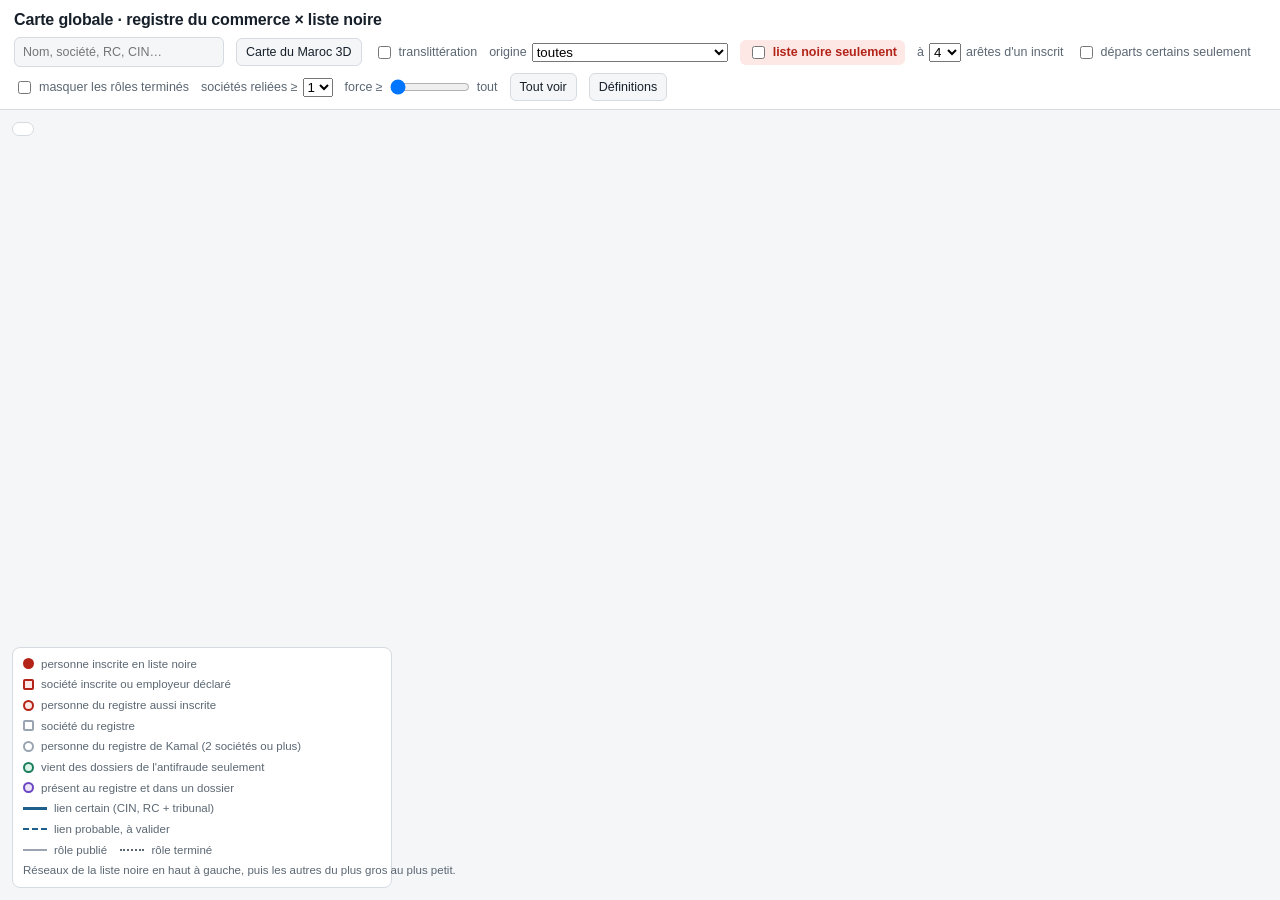
<file: pipeline/carte_globale_modele.html>
<!doctype html>
<html lang="fr">
<head>
<meta charset="utf-8">
<meta name="viewport" content="width=device-width, initial-scale=1">
<title>Carte globale du registre</title>
<style>
:root {
  --fond: #f4f6f8; --carte: #ffffff; --texte: #17202a; --doux: #5b6773; --trait: #d5dbe1; --ligne: #9aa5b1;
  --accent: #1f5f8b; --accent-doux: #e3eef6; --alerte: #b42318; --alerte-doux: #fde8e6; --pont: #b06d00;
  --dossier: #1a7f5a; --dossier-doux: #dcf3ea; --deux: #6b46c1; --deux-doux: #ebe4fa; --plateau: #ece4d0; --plateau-bord: #cbbfa3; --plateau-bas: #b5a88a; --ville: #8a7b5a; --cote: #e2e6ea; --cote-bas: #b9c0c8;
}
@media (prefers-color-scheme: dark) {
  :root:not([data-theme="light"]) {
    --fond: #0f141a; --carte: #18202a; --texte: #e6ebf0; --doux: #9aa6b2; --trait: #2c3744; --ligne: #5c6978;
    --accent: #6cb4e8; --accent-doux: #16324a; --alerte: #ff7b6e; --alerte-doux: #3a1714; --pont: #f0b44c;
    --dossier: #5fd0a0; --dossier-doux: #12382b; --deux: #b79cf5; --deux-doux: #2c2150; --plateau: #2b3341; --plateau-bord: #4a5668; --plateau-bas: #141a22; --ville: #a9b4c2; --cote: #222a35; --cote-bas: #10151c;
  }
}
:root[data-theme="dark"] {
  --fond: #0f141a; --carte: #18202a; --texte: #e6ebf0; --doux: #9aa6b2; --trait: #2c3744; --ligne: #5c6978;
  --accent: #6cb4e8; --accent-doux: #16324a; --alerte: #ff7b6e; --alerte-doux: #3a1714; --pont: #f0b44c;
  --dossier: #5fd0a0; --dossier-doux: #12382b; --deux: #b79cf5; --deux-doux: #2c2150; --plateau: #2b3341; --plateau-bord: #4a5668; --plateau-bas: #141a22; --ville: #a9b4c2; --cote: #222a35; --cote-bas: #10151c;
}
* { box-sizing: border-box; }
html, body { margin: 0; height: 100%; background: var(--fond); color: var(--texte);
  font: 13.5px/1.45 -apple-system, BlinkMacSystemFont, "Segoe UI", Roboto, "Noto Sans Arabic", Arial, sans-serif; overflow: hidden; }
#page { display: grid; grid-template-rows: auto 1fr; height: 100vh; }
header { display: flex; flex-wrap: wrap; align-items: center; gap: 6px 14px; padding: 8px 14px; background: var(--carte); border-bottom: 1px solid var(--trait); }
header h1 { font-size: 16px; margin: 0 10px 0 0; letter-spacing: -.01em; }
.chiffre { font-size: 12px; color: var(--doux); white-space: nowrap; }
.chiffre b { color: var(--texte); font-size: 14px; }
.chiffre.rouge b { color: var(--alerte); }
#outils { display: flex; flex-wrap: wrap; align-items: center; gap: 6px 12px; margin-left: auto; font-size: 12.5px; color: var(--doux); }
#outils label { display: inline-flex; align-items: center; gap: 5px; cursor: pointer; white-space: nowrap; }
#outils label.principal { background: var(--alerte-doux); color: var(--alerte); font-weight: 600; padding: 3px 8px; border-radius: 6px; }
#outils input[type="search"] { padding: 5px 8px; border: 1px solid var(--trait); border-radius: 6px; background: var(--fond); color: var(--texte); font: inherit; width: 210px; }
#outils button { border: 1px solid var(--trait); background: var(--fond); color: var(--texte); border-radius: 6px; padding: 4px 9px; font: inherit; cursor: pointer; }
#outils button.actif { background: var(--accent-doux); color: var(--accent); border-color: var(--accent); font-weight: 600; }
#vue3d { display: none; align-items: center; gap: 8px; }
#vue3d.visible { display: inline-flex; }
#vue3d input[type="range"] { width: 90px; }
main { position: relative; min-height: 0; }
canvas { display: block; width: 100%; height: 100%; cursor: grab; }
canvas.saisi { cursor: grabbing; }
#legende { position: absolute; left: 12px; bottom: 12px; background: var(--carte); border: 1px solid var(--trait); border-radius: 8px; padding: 8px 10px; font-size: 11.5px; color: var(--doux); display: grid; gap: 4px; max-width: 380px; }
#legende span { display: inline-flex; align-items: center; gap: 7px; white-space: nowrap; }
.pt { width: 11px; height: 11px; border-radius: 50%; display: inline-block; border: 2px solid var(--ligne); background: var(--carte); flex: none; }
.pt.carre { border-radius: 2px; }
.pt.inscrit { background: var(--alerte); border-color: var(--alerte); }
.pt.bl { border-color: var(--alerte); background: var(--alerte-doux); }
.tr { width: 24px; height: 0; border-top: 2px solid var(--ligne); display: inline-block; }
.tr.cert { border-top: 3px solid var(--accent); }
.tr.rap { border-top: 2px dashed var(--accent); }
.tr.ancien { border-top: 2px dotted var(--doux); }
.tr.arc { border-top: 2px solid var(--pont); }
#panneau { position: absolute; right: 12px; top: 12px; width: 360px; max-height: calc(100% - 24px); overflow: auto; background: var(--carte); border: 1px solid var(--trait); border-radius: 10px; padding: 12px 14px; font-size: 13px; box-shadow: 0 2px 10px rgba(0,0,0,.08); }
#panneau h2 { font-size: 15px; margin: 0 0 4px; }
#panneau .ligne { color: var(--doux); margin: 2px 0; }
#panneau .rouge { color: var(--alerte); font-weight: 600; }
#panneau a { color: var(--accent); }
#panneau ul { margin: 6px 0 0; padding-left: 18px; }
#panneau li { margin: 3px 0; }
#panneau li b { cursor: pointer; color: var(--accent); }
.lat { color: var(--doux); font-weight: 400; font-size: .92em; }
#panneau .fermer { float: right; border: 0; background: none; color: var(--doux); font-size: 16px; cursor: pointer; }
#panneau button.petit { border: 1px solid var(--trait); background: var(--fond); color: var(--texte); border-radius: 6px; padding: 3px 8px; font: inherit; font-size: 12px; cursor: pointer; margin-top: 6px; margin-right: 6px; }
#info { position: absolute; pointer-events: none; background: var(--carte); border: 1px solid var(--trait); border-radius: 6px; padding: 6px 9px; font-size: 12px; display: none; max-width: 320px; box-shadow: 0 2px 8px rgba(0,0,0,.1); }
#info b { display: block; }
#info .doux { color: var(--doux); }
.badge { display: inline-block; font-size: 10px; font-weight: 700; letter-spacing: .03em; text-transform: uppercase; padding: 1px 6px; border-radius: 4px; margin-right: 4px; }
.badge.certain { background: var(--accent-doux); color: var(--accent); }
#definitions { position: absolute; left: 12px; top: 48px; width: 440px; max-height: calc(100% - 70px); overflow: auto; background: var(--carte); border: 1px solid var(--trait); border-radius: 10px; padding: 12px 14px; font-size: 12.5px; box-shadow: 0 2px 10px rgba(0,0,0,.08); }
#definitions h2 { font-size: 15px; margin: 0 0 6px; }
#definitions dl { margin: 0; }
#definitions dt { font-weight: 600; margin-top: 7px; }
#definitions dd { margin: 1px 0 0; color: var(--doux); }
#definitions .fermer { float: right; border: 0; background: none; color: var(--doux); font-size: 16px; cursor: pointer; }
#aide { position: absolute; left: 12px; top: 12px; font-size: 11.5px; color: var(--doux); background: var(--carte); border: 1px solid var(--trait); border-radius: 8px; padding: 6px 10px; max-width: 70%; }
@media (max-width: 900px) { #panneau { width: calc(100% - 24px); max-height: 50%; top: auto; bottom: 12px; } #legende, #aide { display: none; } }
</style>
</head>
<body>
<div id="page">
<header>
  <h1>Carte globale · registre du commerce × liste noire</h1>
  <span id="chiffres"></span>
  <div id="outils">
    <input type="search" id="recherche" placeholder="Nom, société, RC, CIN…" aria-label="Rechercher">
    <button id="btn-vue" title="Place chaque société à la ville de son siège (sinon de son tribunal), chaque personne à la ville la plus fréquente de ses sociétés, sur une carte du Maroc en relief. Ce qui n'a pas de ville connue est rangé dans la zone à droite de la carte.">Carte du Maroc 3D</button>
    <span id="vue3d">
      <label title="Inclinaison de la carte : 0 = vue à plat, 75 = vue rasante.">inclinaison <input type="range" id="pente" min="0" max="75" value="52"></label>
      <label title="Rotation de la carte autour de la verticale.">rotation <input type="range" id="rotation" min="-180" max="180" value="0"></label>
      <button id="btn-plat" title="Remet l'inclinaison et la rotation à zéro (vue à plat, nord en haut).">À plat</button>
    </span>
    <label title="Affiche entre parenthèses l'écriture latine des noms arabes : écriture apprise dans la base quand la même personne a été publiée dans les deux écritures (محمد الزوباقيري → MOHAMED ZOUBAQIRI), sinon translittération par règles (ش → CH, خ → KH, ق → K, و → OU). Ce n'est pas une traduction."><input type="checkbox" id="f-lat"> translittération</label>
    <label title="Origine des personnes et des sociétés. Registre : lues dans les annonces légales (export de Kamal). Dossiers : lues dans les pièces des dossiers de l'antifraude (CIN, statuts, extrait RC). Les deux : société retrouvée par RC + tribunal, personne par son CIN ou par son nom dans la même société.">origine <select id="f-orig"><option value="">toutes</option><option value="d">dossiers (seuls ou communs)</option><option value="dd">dossiers seuls</option><option value="rd">communs registre + dossiers</option><option value="r">registre seul</option></select></label>
    <label class="principal" title="Ne garde que ce qui est à moins de N arêtes d'un élément de la liste noire (personne inscrite, société inscrite, employeur déclaré, personne du registre aussi inscrite)."><input type="checkbox" id="f-bl"> liste noire seulement</label>
    <label title="Nombre maximal d'arêtes entre un élément de la liste noire et ce qui est affiché. 4 = le périmètre du dessin (inscrit – société – personne – société – personne). ∞ = tout le réseau qui contient un inscrit.">à <select id="f-rayon"><option value="2">2</option><option value="4" selected>4</option><option value="6">6</option><option value="99">∞</option></select> arêtes d'un inscrit</label>
    <label title="Départ certain : l'inscrit est relié au registre par son CIN (même numéro de carte d'identité), ou la société inscrite par son numéro RC et son tribunal. Sinon le départ est probable : même nom plus un élément qui confirme, à valider par un analyste."><input type="checkbox" id="f-cert"> départs certains seulement</label>
    <label title="Rôle terminé : parts cédées (ancien associé) ou gérance reprise par un autre gérant nommé ensuite (ancien gérant), d'après la dernière annonce qui cite la personne dans la société."><input type="checkbox" id="f-anc"> masquer les rôles terminés</label>
    <label title="Ne garde que les personnes du registre présentes dans au moins ce nombre de sociétés. 3 ou 5 fait ressortir les personnes qui relient beaucoup de sociétés (intermédiaires, prête-noms possibles).">sociétés reliées ≥ <select id="f-ns"><option value="1">1</option><option value="2">2</option><option value="3">3</option><option value="5">5</option></select></label>
    <label title="Force d'un lien = poids du rôle (gérant 0,7 ; associé 0,3 à 0,7 selon les parts ; liquidateur 0,5 ; ancien rôle 0,3 à 0,5) × fiabilité de l'annonce × rareté de la taille de la société. Pour un départ : poids du rapprochement (1 pour un CIN).">force ≥ <input type="range" id="seuil" min="0" max="100" value="0" style="width:80px"><span id="seuil-v">tout</span></label>
    <button id="recentrer">Tout voir</button>
    <button id="btn-def" aria-expanded="false">Définitions</button>
  </div>
</header>
<main>
  <canvas id="toile" aria-label="Carte de tous les liens du registre"></canvas>
  <div id="aide"></div>
  <div id="legende">
    <span><i class="pt inscrit"></i> personne inscrite en liste noire</span>
    <span><i class="pt bl carre"></i> société inscrite ou employeur déclaré</span>
    <span><i class="pt bl"></i> personne du registre aussi inscrite</span>
    <span><i class="pt carre"></i> société du registre</span>
    <span><i class="pt"></i> personne du registre de Kamal (2 sociétés ou plus)</span>
    <span><i class="pt" style="border-color:var(--dossier);background:var(--dossier-doux)"></i> vient des dossiers de l'antifraude seulement</span>
    <span><i class="pt" style="border-color:var(--deux);background:var(--deux-doux)"></i> présent au registre et dans un dossier</span>
    <span><i class="tr cert"></i> lien certain (CIN, RC + tribunal)</span>
    <span><i class="tr rap"></i> lien probable, à valider</span>
    <span><i class="tr"></i> rôle publié &nbsp; <i class="tr ancien"></i> rôle terminé</span>
    <span id="leg-arc" style="display:none"><i class="tr arc"></i> lien entre deux villes (arc)</span>
    <span id="leg-fin">Réseaux de la liste noire en haut à gauche, puis les autres du plus gros au plus petit.</span>
  </div>
  <div id="panneau" style="display:none"></div>
  <div id="definitions" style="display:none">
    <button class="fermer" aria-label="Fermer" onclick="document.getElementById('definitions').style.display='none'">×</button>
    <h2>Définitions</h2>
    <dl>
      <dt>Personne inscrite (point de départ)</dt><dd>Personne physique de la liste noire EQDOM du 03/08/2026 retrouvée dans une annonce légale.</dd>
      <dt>Départ certain</dt><dd>L'inscrit est relié au registre par son CIN (même numéro de carte d'identité dans l'annonce), ou la société inscrite par son numéro RC et son tribunal. Trait bleu plein.</dd>
      <dt>Départ probable</dt><dd>Même nom (après passage arabe ↔ latin) plus un élément qui confirme : la société est elle-même inscrite, même ville, ou employeur déclaré. À valider par un analyste. Trait bleu pointillé.</dd>
      <dt>Société inscrite</dt><dd>Société de la liste noire retrouvée au registre (même RC et tribunal, ou même raison sociale et ville). Carré rouge.</dd>
      <dt>Employeur déclaré</dt><dd>Société du registre dont le nom correspond à l'employeur déclaré par un inscrit dans la liste noire. Carré rouge.</dd>
      <dt>Personne du registre aussi inscrite</dt><dd>Personne citée dans une annonce et qui est elle-même dans la liste noire. Cercle rouge.</dd>
      <dt>Personne du registre</dt><dd>Gérant, associé, liquidateur… cité dans les annonces. Seules les personnes présentes dans au moins deux sociétés sont dessinées, car elles seules relient des sociétés entre elles ; une même personne dans deux sociétés est reconnue par son CIN, ou par le même nom et la même ville du siège quand le nom est rare ou qu'un indice le confirme (même adresse, même cabinet, associé commun).</dd>
      <dt>Origine (couleur)</dt><dd>Gris : personne ou société lue dans les annonces légales du registre (export de Kamal). Vert : lue seulement dans les pièces d'un dossier de l'antifraude (CIN, statuts, extrait RC), avec une identité sûre (CIN pour une personne, RC + tribunal pour une société). Violet : présente des deux côtés (société retrouvée par RC + tribunal ; personne par le même CIN, ou par son nom dans la même société : le dossier apporte alors son CIN). Rouge : liste noire, quelle que soit l'origine ; un liseré vert ou violet l'entoure quand l'élément vient aussi d'un dossier.</dd>
      <dt>Rôle publié</dt><dd>Rôle de la personne dans la société d'après la dernière annonce qui la cite, avec la date : gérant, associé (et ses parts), liquidateur, cessionnaire…</dd>
      <dt>Rôle terminé</dt><dd>Parts cédées (ancien associé) ou gérance reprise par un autre gérant nommé ensuite (ancien gérant). Trait pointillé gris.</dd>
      <dt>Annonce mélangée</dt><dd>Rôle lu dans un bloc qui mêle deux annonces : compte pour moitié dans la force.</dd>
      <dt>Force d'un lien</dt><dd>Poids du rôle (gérant 0,7 ; associé 0,3 à 0,7 selon les parts ; liquidateur 0,5 ; ancien rôle 0,3 à 0,5) × fiabilité de l'annonce × rareté de la taille de la société. Pour un départ : poids du rapprochement (1 pour un CIN).</dd>
      <dt>Réseau</dt><dd>Ensemble de sociétés et de personnes reliées entre elles de proche en proche. Dans la vue réseau, ceux qui contiennent un élément de la liste noire sont rangés en haut à gauche, puis les autres du plus gros au plus petit.</dd>
      <dt>Arête</dt><dd>Un lien entre deux nœuds. « À 4 arêtes d'un inscrit » : inscrit – société – personne – société – personne, le périmètre du dessin.</dd>
      <dt>Taille du point</dt><dd>Nombre de liens du nœud.</dd>
      <dt>Carte du Maroc (vue 3D)</dt><dd>Chaque société est placée à la ville de son siège (sinon à celle de son tribunal), chaque personne du registre à la ville la plus fréquente de ses sociétés, chaque inscrit à la ville de la personne du registre à laquelle il est relié (sinon à la ville saisie dans la liste noire). Dans une ville, les nœuds d'un même réseau restent groupés. Le disque d'une ville grandit avec son nombre de nœuds (plafonné : Casablanca sature) et les disques voisins sont écartés pour ne pas se recouvrir : la position est donc approximative autour des grandes agglomérations. Les liens entre deux villes différentes sont dessinés en arc. Ce qui n'a aucune ville connue est rangé dans la zone grise à droite de la carte.</dd>
      <dt>Relief</dt><dd>La carte est un plateau incliné (inclinaison et rotation réglables, ou clic droit / Maj + glisser) ; les éléments de la liste noire sont dressés sur une épingle pour rester visibles au-dessus de la masse. Un clic sur un élément ne laisse que son réseau sur la carte (ses villes, ses arcs) ; un clic dans le vide ramène tout.</dd>
    </dl>
  </div>
  <div id="info"></div>
</main>
</div>
<script>
const D = /*__DONNEES__*/null;
const $ = (s) => document.querySelector(s);
const cv = $('#toile'), ctx = cv.getContext('2d');
const N = D.noeuds, A = D.aretes, NB = N.length, G = D.geo || null;
const parId = new Map(N.map((n, i) => [n.id, i]));
const adj = Array.from({ length: NB }, () => []);
A.forEach((a, k) => { adj[a.a].push(k); adj[a.b].push(k); });
const compBl = new Set(D.reseaux_bl);
const css = (v) => getComputedStyle(document.documentElement).getPropertyValue(v).trim();
let C = {};
function lireCouleurs() { C = { ligne: css('--ligne'), accent: css('--accent'), alerte: css('--alerte'), alerteDoux: css('--alerte-doux'), pont: css('--pont'), doux: css('--doux'), carte: css('--carte'), texte: css('--texte'), fond: css('--fond'), accentDoux: css('--accent-doux'), dossier: css('--dossier'), dossierDoux: css('--dossier-doux'), deux: css('--deux'), deuxDoux: css('--deux-doux'), plateau: css('--plateau'), plateauBord: css('--plateau-bord'), plateauBas: css('--plateau-bas'), ville: css('--ville'), cote: css('--cote'), coteBas: css('--cote-bas') }; }
lireCouleurs();
// coordonnées monde selon la vue : réseau (x, y) ou carte du Maroc (mx, my)
const XR = new Float64Array(NB), YR = new Float64Array(NB), XM = new Float64Array(NB), YM = new Float64Array(NB);
for (let i = 0; i < NB; i++) { XR[i] = N[i].x; YR[i] = N[i].y; XM[i] = N[i].mx ?? N[i].x; YM[i] = N[i].my ?? N[i].y; }
const XM0 = Float64Array.from(XM), YM0 = Float64Array.from(YM);   // positions Maroc d'origine (avant étalement)
let X = XR, Y = YR;
const etat = { k: 1, tx: 0, ty: 0, choisi: -1, survol: -1, isole: -1, seuil: 0, mode: 'reseau', pente: 0, yaw: 0, cp: 1, sp: 0, lat: false };
let visN = new Uint8Array(NB), visA = [];
// positions écran du dernier dessin : SXg/SYg au sol (pour les liens), SX/SY du point (haut de l'épingle)
const SXg = new Float32Array(NB), SYg = new Float32Array(NB), SX = new Float32Array(NB), SY = new Float32Array(NB);
const maroc = () => etat.mode === 'maroc';

function angles() { etat.cp = Math.cos(etat.pente); etat.sp = Math.sin(etat.pente); }
// projection : rotation autour de la verticale, puis inclinaison du plan (orthographique). z vers le haut.
function proj(x, y, z) {
  const cy = Math.cos(etat.yaw), sy = Math.sin(etat.yaw);
  const xr = x * cy - y * sy, yr = x * sy + y * cy;
  return [xr * etat.k + etat.tx, (yr * etat.cp - (z || 0) * etat.sp) * etat.k + etat.ty];
}
function deproj(px, py) {
  const xr = (px - etat.tx) / etat.k, yr = (py - etat.ty) / (etat.k * etat.cp);
  const cy = Math.cos(etat.yaw), sy = Math.sin(etat.yaw);
  return [xr * cy + yr * sy, -xr * sy + yr * cy];
}

function filtrer() {
  const forig = $('#f-orig').value; const fbl = $('#f-bl').checked, fcert = $('#f-cert').checked, fanc = $('#f-anc').checked, ns = +$('#f-ns').value;
  const okA = new Uint8Array(A.length);
  A.forEach((a, k) => { okA[k] = (a.force >= etat.seuil && !(fanc && a.style.includes('ancien'))) ? 1 : 0; });
  // liste noire seulement : nœuds à moins de « rayon » arêtes d'un élément de la liste noire
  let dist = null;
  if (fbl) {
    const rayon = +$('#f-rayon').value; dist = new Int16Array(NB).fill(-1); let file = [];
    for (let i = 0; i < NB; i++) if (N[i].bl) { dist[i] = 0; file.push(i); }
    for (let d = 0; d < rayon && file.length; d++) { const suiv = []; for (const i of file) for (const e of adj[i]) { if (!okA[e]) continue; const j = A[e].a === i ? A[e].b : A[e].a; if (dist[j] < 0) { dist[j] = d + 1; suiv.push(j); } } file = suiv; }
  }
  visN = new Uint8Array(NB);
  for (let i = 0; i < NB; i++) {
    const n = N[i];
    if (fbl && dist[i] < 0) continue;
    if (etat.isole >= 0 && n.c !== etat.isole) continue;
    if (n.t === 'personne' && !n.bl && (n.ns || 1) < ns) continue;
    if (forig && n.t !== 'inscrit' && !(forig === 'd' ? (n.o === 'd' || n.o === 'rd') : forig === 'dd' ? n.o === 'd' : n.o === forig)) continue;
    if (n.t === 'inscrit' && fcert && !n.certain) continue;
    visN[i] = 1;
  }
  // départs certains seulement : on ne garde que les réseaux où subsiste un inscrit
  if (fcert) {
    const comps = new Set(); for (let i = 0; i < NB; i++) if (visN[i] && N[i].t === 'inscrit') comps.add(N[i].c);
    for (let i = 0; i < NB; i++) if (visN[i] && !comps.has(N[i].c)) visN[i] = 0;
  }
  visA = [];
  A.forEach((a, k) => { if (okA[k] && visN[a.a] && visN[a.b]) visA.push(k); });
  // une société ou une personne sans plus aucun lien visible n'est gardée que si elle est de la liste noire
  const deg = new Uint16Array(NB); for (const k of visA) { deg[A[k].a]++; deg[A[k].b]++; }
  for (let i = 0; i < NB; i++) if (visN[i] && !deg[i] && (!N[i].bl || (forig && N[i].t === 'inscrit'))) visN[i] = 0;
  etaler(); chiffres(); dessiner();
}
// vue Maroc, réseau isolé : les nœuds du réseau, serrés dans le disque de leur ville, sont étalés sur le disque pour être lisibles
function etaler() {
  XM.set(XM0); YM.set(YM0);
  if (!G || !maroc() || etat.isole < 0) return;
  const grp = new Map();
  for (let i = 0; i < NB; i++) if (visN[i]) { const v = N[i].ville || '__cote__'; if (!grp.has(v)) grp.set(v, []); grp.get(v).push(i); }
  for (const [v, ids] of grp) {
    if (ids.length < 2) continue;
    const ville = v === '__cote__' ? G.cote : G.villes.find((w) => w.code === v); if (!ville) continue;
    let cx = 0, cy = 0; for (const i of ids) { cx += XM0[i]; cy += YM0[i]; } cx /= ids.length; cy /= ids.length;
    let ext = 0; for (const i of ids) ext = Math.max(ext, Math.hypot(XM0[i] - cx, YM0[i] - cy));
    const f = ext > 0 ? Math.min(200, 0.75 * ville.r / ext) : 1; if (f <= 1) continue;
    for (const i of ids) { XM[i] = ville.x + (XM0[i] - cx) * f; YM[i] = ville.y + (YM0[i] - cy) * f; }
  }
}
const villeN = new Map();                       // ville → [nœuds visibles, dont liste noire]
let coteN = 0;
function chiffres() {
  let ins = 0, so = 0, pe = 0, bl = 0, sansVille = 0; const comps = new Set(); villeN.clear();
  for (let i = 0; i < NB; i++) { if (!visN[i]) continue; const n = N[i]; comps.add(n.c); if (n.t === 'inscrit') ins++; else if (n.t === 'societe') so++; else pe++; if (n.bl && n.t !== 'inscrit') bl++; if (!n.ville) sansVille++;
    const v = villeN.get(n.ville) || [0, 0]; v[0]++; if (n.bl) v[1]++; villeN.set(n.ville, v); }
  coteN = sansVille;
  $('#chiffres').innerHTML = `<span class="chiffre"><b>${so.toLocaleString('fr-FR')}</b> sociétés</span> &nbsp; <span class="chiffre"><b>${pe.toLocaleString('fr-FR')}</b> personnes</span> &nbsp; <span class="chiffre"><b>${visA.length.toLocaleString('fr-FR')}</b> liens</span> &nbsp; <span class="chiffre"><b>${comps.size.toLocaleString('fr-FR')}</b> réseaux</span> &nbsp; <span class="chiffre rouge"><b>${ins}</b> inscrits, <b>${bl}</b> sociétés et personnes de la liste noire</span>` + (maroc() ? ` &nbsp; <span class="chiffre"><b>${sansVille.toLocaleString('fr-FR')}</b> sans ville connue</span>` : '');
}
function taille() { const r = cv.getBoundingClientRect(); const dpr = window.devicePixelRatio || 1; cv.width = Math.round(r.width * dpr); cv.height = Math.round(r.height * dpr); ctx.setTransform(dpr, 0, 0, dpr, 0, 0); }
function rayon(n) { return (n.t === 'inscrit' ? 5 : 3.2) + Math.min(7, Math.sqrt(n.deg || 1) * 1.3); }

function cheminSol(pts, z) { ctx.beginPath(); for (let i = 0; i < pts.length; i++) { const [sx, sy] = proj(pts[i][0], pts[i][1], z); if (i) ctx.lineTo(sx, sy); else ctx.moveTo(sx, sy); } ctx.closePath(); }
function disque(cx, cy, r, z) { const pts = []; for (let i = 0; i < 40; i++) { const a = i / 40 * Math.PI * 2; pts.push([cx + r * Math.cos(a), cy + r * Math.sin(a)]); } cheminSol(pts, z); }
function dessinerPlateau(W, H) {
  if (!G) return;
  const k = etat.k, h = etat.sp > 0.05 ? 11 / (k * etat.sp) : 0;        // épaisseur du plateau : 11 px à l'écran
  ctx.lineJoin = 'round';
  // zone « sans ville connue », à droite de la carte
  const c = G.cote;
  if (c && coteN) {
    if (h) { ctx.fillStyle = C.coteBas; disque(c.x, c.y, c.r, -h); ctx.fill(); }
    ctx.fillStyle = C.cote; ctx.strokeStyle = C.ligne; ctx.lineWidth = 0.8; disque(c.x, c.y, c.r, 0); ctx.fill(); ctx.stroke();
  }
  // socle puis dessus des régions : la partie visible du socle fait l'épaisseur
  if (h) { ctx.fillStyle = C.plateauBas; for (const r of G.regions) { cheminSol(r.pts, -h); ctx.fill(); } }
  ctx.fillStyle = C.plateau; ctx.strokeStyle = C.plateauBord; ctx.lineWidth = Math.min(1, 0.4 + k * 0.2);
  for (const r of G.regions) { cheminSol(r.pts, 0); ctx.fill(); ctx.stroke(); }
  // disques des villes
  ctx.globalAlpha = 0.22; ctx.fillStyle = C.ville;
  for (const v of G.villes) { if (v.r * k < 2 || !villeN.has(v.code)) continue; const [sx, sy] = proj(v.x, v.y, 0); if (sx < -200 || sx > W + 200 || sy < -200 || sy > H + 200) continue; disque(v.x, v.y, v.r, 0); ctx.fill(); }
  ctx.globalAlpha = 1;
}
function etiquettesVilles(W, H) {
  if (!G) return;
  const k = etat.k; ctx.textAlign = 'center'; ctx.textBaseline = 'bottom'; ctx.lineJoin = 'round';
  const tri = G.villes.filter((v) => villeN.has(v.code)).map((v) => [v, ...villeN.get(v.code)]).sort((a, b) => b[1] - a[1]);
  tri.forEach(([v, n, bl], i) => {
    if (i >= 14 && v.r * k < 9 && !bl) return;
    const [sx, sy] = proj(v.x, v.y - v.r, 0);
    if (sx < -60 || sx > W + 60 || sy < -20 || sy > H + 20) return;
    const taille = Math.round(Math.max(10, Math.min(15, 9 + v.r * k * 0.08)));
    ctx.font = `600 ${taille}px sans-serif`;
    const t = `${v.nom} · ${n.toLocaleString('fr-FR')}${bl ? ' · ' + bl + ' LN' : ''}`;
    ctx.strokeStyle = C.fond; ctx.lineWidth = 3; ctx.strokeText(t, sx, sy - 2); ctx.fillStyle = bl ? C.alerte : C.ville; ctx.fillText(t, sx, sy - 2);
  });
  const c = G.cote;
  if (c && coteN) { const [sx, sy] = proj(c.x, c.y - c.r, 0); ctx.font = '600 12px sans-serif'; const t = `Sans ville connue · ${coteN.toLocaleString('fr-FR')}`; ctx.strokeStyle = C.fond; ctx.lineWidth = 3; ctx.strokeText(t, sx, sy - 2); ctx.fillStyle = C.doux; ctx.fillText(t, sx, sy - 2); }
}

function dessiner() {
  const r = cv.getBoundingClientRect(); const dpr = window.devicePixelRatio || 1;
  if (cv.width !== Math.round(r.width * dpr) || cv.height !== Math.round(r.height * dpr)) taille();
  ctx.save(); ctx.setTransform(1, 0, 0, 1, 0, 0); ctx.clearRect(0, 0, cv.width, cv.height); ctx.restore();
  const k = etat.k, W = r.width, H = r.height, m3 = maroc();
  const focus = etat.choisi >= 0 ? etat.choisi : etat.survol;
  const proches = new Set();
  if (focus >= 0) { proches.add(focus); for (const e of adj[focus]) { proches.add(A[e].a); proches.add(A[e].b); } }
  const loin = k < (m3 ? 1.2 : 0.35);
  if (m3) dessinerPlateau(W, H);
  // positions écran de tous les nœuds visibles ; en vue Maroc, les éléments de la liste noire sont dressés sur une épingle
  const cy = Math.cos(etat.yaw), sy = Math.sin(etat.yaw), cp = etat.cp;
  const epingle = m3 && !loin ? 12 : (m3 ? 4 : 0);
  for (let i = 0; i < NB; i++) {
    if (!visN[i]) continue;
    const x = X[i], y = Y[i];
    const gx = (x * cy - y * sy) * k + etat.tx, gy = (x * sy + y * cy) * cp * k + etat.ty;
    SXg[i] = gx; SYg[i] = gy; SX[i] = gx; SY[i] = N[i].bl ? gy - epingle : gy;
  }
  // arêtes, groupées par style pour limiter les changements d'état ; en vue Maroc les liens entre villes sont des arcs
  const groupes = { base: [], ancien: [], certain: [], rap: [], dim: [] }, arcs = { base: [], ancien: [], certain: [], rap: [], dim: [] };
  for (const e of visA) {
    const a = A[e];
    const x1 = SXg[a.a], y1 = SYg[a.a], x2 = SXg[a.b], y2 = SYg[a.b];
    if ((x1 < -10 && x2 < -10) || (x1 > W + 10 && x2 > W + 10) || (y1 < -10 && y2 < -10) || (y1 > H + 10 && y2 > H + 10)) continue;
    const dim = focus >= 0 && !(a.a === focus || a.b === focus);
    const g = dim ? 'dim' : a.style.includes('certain') ? 'certain' : a.style.includes('rap') ? 'rap' : a.style.includes('ancien') ? 'ancien' : 'base';
    if (m3) {
      const dx = X[a.a] - X[a.b], dy = Y[a.a] - Y[a.b], d = Math.hypot(dx, dy);
      if (d > 40) { const [mx, my] = proj((X[a.a] + X[a.b]) / 2, (Y[a.a] + Y[a.b]) / 2, Math.min(60, d * 0.12)); arcs[g].push(x1, y1, mx, my, x2, y2); continue; }
    }
    groupes[g].push(x1, y1, x2, y2);
  }
  const trace = (pts, col, w, dash, alpha) => { if (!pts.length) return; ctx.globalAlpha = alpha; ctx.strokeStyle = col; ctx.lineWidth = w; ctx.setLineDash(dash); ctx.beginPath(); for (let i = 0; i < pts.length; i += 4) { ctx.moveTo(pts[i], pts[i + 1]); ctx.lineTo(pts[i + 2], pts[i + 3]); } ctx.stroke(); };
  const traceArcs = (pts, col, w, dash, alpha) => { if (!pts.length) return; ctx.globalAlpha = alpha; ctx.strokeStyle = col; ctx.lineWidth = w; ctx.setLineDash(dash); ctx.beginPath(); for (let i = 0; i < pts.length; i += 6) { ctx.moveTo(pts[i], pts[i + 1]); ctx.quadraticCurveTo(pts[i + 2], pts[i + 3], pts[i + 4], pts[i + 5]); } ctx.stroke(); };
  const lw = Math.max(0.5, Math.min(1.6, k));
  trace(groupes.dim, C.ligne, lw, [], 0.08);
  trace(groupes.base, C.ligne, lw, [], loin ? 0.45 : 0.8);
  trace(groupes.ancien, C.doux, lw, loin ? [] : [2, 4], 0.6);
  trace(groupes.rap, C.accent, lw * 1.3, loin ? [] : [5, 4], 0.9);
  trace(groupes.certain, C.accent, lw * 2, [], 0.95);
  if (m3) {
    const la = Math.max(0.7, Math.min(1.8, k * 1.2));
    traceArcs(arcs.dim, C.pont, la, [], 0.06);
    traceArcs(arcs.base, C.pont, la, [], arcs.base.length > 30000 ? 0.035 : arcs.base.length > 6000 ? 0.07 : 0.5);
    traceArcs(arcs.ancien, C.pont, la, [2, 4], 0.4);
    traceArcs(arcs.rap, C.accent, la * 1.3, [5, 4], 0.9);
    traceArcs(arcs.certain, C.accent, la * 2, [], 0.95);
  }
  ctx.setLineDash([]);
  // épingles (vue Maroc) puis nœuds
  if (m3 && epingle) {
    ctx.globalAlpha = 0.9; ctx.strokeStyle = C.alerte; ctx.lineWidth = 1; ctx.beginPath();
    for (let i = 0; i < NB; i++) { if (!visN[i] || !N[i].bl) continue; const x = SXg[i], y = SYg[i]; if (x < -12 || x > W + 12 || y < -12 || y > H + 12) continue; ctx.moveTo(x, y); ctx.lineTo(x, SY[i]); }
    ctx.stroke();
  }
  const etiquettes = [];
  for (let i = 0; i < NB; i++) {
    if (!visN[i]) continue;
    const n = N[i]; const x = SX[i], y = SY[i];
    if (x < -12 || x > W + 12 || y < -12 || y > H + 12) continue;
    const inscrit = n.t === 'inscrit', bl = !!n.bl && !inscrit;
    const rad = loin ? Math.max(inscrit ? 3.2 : (n.bl ? 2.4 : (n.o && n.o !== 'r' ? 1.8 : 1.0)), rayon(n) * k) : rayon(n) * Math.min(1.6, Math.max(0.5, k));
    ctx.globalAlpha = focus >= 0 && !proches.has(i) ? 0.18 : 1;
    // couleur d'origine : registre (gris), dossiers de l'antifraude (vert), les deux (violet) ; la liste noire reste rouge
    const oc = n.o === 'd' ? C.dossier : n.o === 'rd' ? C.deux : C.ligne, od = n.o === 'd' ? C.dossierDoux : n.o === 'rd' ? C.deuxDoux : C.carte;
    ctx.fillStyle = inscrit ? C.alerte : bl ? (loin ? C.alerte : C.alerteDoux) : (loin ? oc : od);
    ctx.strokeStyle = inscrit || bl ? C.alerte : (i === etat.choisi ? C.accent : oc);
    ctx.lineWidth = i === etat.choisi ? 3 : (bl ? 1.8 : (n.o && n.o !== 'r' ? 1.8 : 1.1));
    ctx.beginPath();
    if (n.t === 'societe') ctx.rect(x - rad, y - rad, 2 * rad, 2 * rad); else ctx.arc(x, y, rad, 0, Math.PI * 2);
    ctx.fill(); if (!loin || inscrit || bl) ctx.stroke();
    if (bl && n.o && n.o !== 'r' && !loin) { ctx.strokeStyle = oc; ctx.lineWidth = 1.2; ctx.beginPath(); if (n.t === 'societe') ctx.rect(x - rad - 3, y - rad - 3, 2 * rad + 6, 2 * rad + 6); else ctx.arc(x, y, rad + 3, 0, Math.PI * 2); ctx.stroke(); }
    if ((k >= (m3 ? 8 : 0.9) || inscrit && k >= (m3 ? 2.5 : 0.3) || (focus >= 0 && proches.has(i))) && etiquettes.length < 400) etiquettes.push([n, x, y + rad + 2, inscrit]);
  }
  ctx.globalAlpha = 1; ctx.textAlign = 'center'; ctx.textBaseline = 'top'; ctx.lineJoin = 'round';
  for (const [n, x, y, gras] of etiquettes) {
    ctx.font = `${gras ? '600 ' : ''}${Math.round(Math.max(10, Math.min(13, 11 * k)))}px sans-serif`;
    const nomA = aff(n); const lim = etat.lat && n.lat ? 48 : 28;
    const t = nomA.length > lim ? nomA.slice(0, lim - 1) + '…' : nomA;
    ctx.strokeStyle = C.fond; ctx.lineWidth = 3; ctx.strokeText(t, x, y); ctx.fillStyle = C.texte; ctx.fillText(t, x, y);
  }
  if (m3) etiquettesVilles(W, H);
}
function cadrer(pts, marge) {
  // pts : points monde (z = 0) ; ajuste k, tx, ty pour qu'ils tiennent dans la toile avec la rotation et l'inclinaison courantes
  const r = cv.getBoundingClientRect(); const cy = Math.cos(etat.yaw), sy = Math.sin(etat.yaw);
  let minx = 1e12, maxx = -1e12, miny = 1e12, maxy = -1e12;
  for (const [x, y] of pts) { const xr = x * cy - y * sy, yr = (x * sy + y * cy) * etat.cp; if (xr < minx) minx = xr; if (xr > maxx) maxx = xr; if (yr < miny) miny = yr; if (yr > maxy) maxy = yr; }
  minx -= marge; maxx += marge; miny -= marge; maxy += marge;
  const haut = maroc() ? 44 : 0;                  // place pour le bandeau d'aide et les étiquettes du nord
  etat.k = Math.min(r.width / (maxx - minx), (r.height - haut) / (maxy - miny), maroc() ? 40 : 2.5);
  etat.tx = (r.width - (maxx + minx) * etat.k) / 2; etat.ty = haut + (r.height - haut - (maxy + miny) * etat.k) / 2;
  dessiner();
}
function toutVoir(ids) {
  const pts = [];
  if (ids) ids.forEach((i) => pts.push([X[i], Y[i]]));
  else if (maroc() && G && etat.isole < 0) { for (const rg of G.regions) for (let i = 0; i < rg.pts.length; i += 6) pts.push(rg.pts[i]); const c = G.cote; if (c && c.n) pts.push([c.x + c.r, c.y - c.r], [c.x + c.r, c.y + c.r]); }
  else for (let i = 0; i < NB; i++) if (visN[i]) pts.push([X[i], Y[i]]);
  if (pts.length) cadrer(pts, maroc() ? 70 : 40);
}
function sous(px, py) {
  let best = -1, bd = 1e9;
  for (let i = 0; i < NB; i++) { if (!visN[i]) continue; const dx = SX[i] - px, dy = SY[i] - py; if (dx > 14 || dx < -14 || dy > 14 || dy < -14) continue; const d = dx * dx + dy * dy; if (d < bd) { bd = d; best = i; } }
  return best;
}
const esc = (s) => String(s ?? '').replace(/[&<>"]/g, (c) => ({ '&': '&amp;', '<': '&lt;', '>': '&gt;', '"': '&quot;' }[c]));
// nom affiché : avec l'écriture latine entre parenthèses quand l'option est cochée et que le nom est arabe
const aff = (n) => (etat.lat && n.lat) ? `${n.nom} (${n.lat})` : n.nom;
const affHtml = (n) => (etat.lat && n.lat) ? `<bdi>${esc(n.nom)}</bdi> <span class="lat">(${esc(n.lat)})</span>` : `<bdi>${esc(n.nom)}</bdi>`;
const villeNom = (v) => v ? String(v).toLowerCase().replace(/(^|\s)\S/g, (c) => c.toUpperCase()) : '';
function panneau(i) {
  const p = $('#panneau');
  if (i < 0) { p.style.display = 'none'; return; }
  const n = N[i];
  let h = `<button class="fermer" aria-label="Fermer" onclick="choisir(-1)">×</button><h2>${affHtml(n)}</h2>`;
  if (n.t === 'inscrit') h += `<div class="ligne">Personne inscrite${n.cin ? ' · CIN ' + esc(n.cin) : ''}${n.listes ? ' · ' + esc(n.listes) : ''}${n.motifs ? ' · ' + esc(n.motifs) : ''}</div>${n.certain ? '<span class="badge certain">lien certain</span>' : '<span class="ligne">lien probable, à valider</span>'}`;
  else if (n.t === 'societe') h += `<div class="ligne">${[n.rc ? 'RC ' + esc(n.rc) : 'RC non lu', n.trib ? 'tribunal ' + esc(villeNom(n.trib)) : '', n.ville && n.ville !== n.trib ? 'siège ' + esc(villeNom(n.ville)) : '', n.dern ? 'dernière annonce ' + esc(n.dern) : '', n.diss ? 'dissoute' : '', n.np ? n.np + ' personne' + (n.np > 1 ? 's' : '') + ' citée' + (n.np > 1 ? 's' : '') : ''].filter(Boolean).join(' · ')}</div>${n.url ? `<div class="ligne"><a href="${esc(n.url)}" target="_blank" rel="noopener">Ouvrir la dernière annonce</a></div>` : ''}`;
  else h += `<div class="ligne">${n.o === 'd' ? 'Personne lue dans un dossier de l\'antifraude' : 'Personne du registre'} · présente dans ${n.ns} société${n.ns > 1 ? 's' : ''}${n.cin ? ' · CIN ' + esc(n.cin) : ''}${n.ville ? ' · ' + esc(villeNom(n.ville)) : ''}</div>`;
  if (n.bl && n.t !== 'inscrit') h += `<div class="rouge">${esc(n.bl)}</div>`;
  if (n.t !== 'inscrit') h += `<div class="ligne">Origine : <b style="color:${n.o === 'd' ? 'var(--dossier)' : n.o === 'rd' ? 'var(--deux)' : 'inherit'}">${n.o === 'd' ? 'dossiers de l\'antifraude' : n.o === 'rd' ? 'registre et dossiers de l\'antifraude' : 'registre du commerce (annonces légales)'}</b>${n.nd ? ' · ' + n.nd + ' dossier' + (n.nd > 1 ? 's' : '') + ' : ' + esc(n.dos) : ''}</div>`;
  if (maroc()) h += `<div class="ligne">Sur la carte : ${n.ville ? esc(villeNom(n.ville)) : 'sans ville connue (zone de droite)'}</div>`;
  const liens = adj[i].filter((e) => visA.includes(e)).map((e) => A[e]).sort((a, b) => b.force - a.force);
  h += `<ul>` + liens.map((a) => { const o = a.a === i ? a.b : a.a; return `<li><b onclick="choisir(${o})">${affHtml(N[o])}</b> <span class="ligne">— ${esc(a.lib)} · force ${a.force}${maroc() && N[o].ville && N[o].ville !== n.ville ? ' · ' + esc(villeNom(N[o].ville)) : ''}</span></li>`; }).join('') + `</ul>`;
  h += `<button class="petit" onclick="isoler(${n.c})">Isoler ce réseau (${D.reseaux[n.c]} nœuds)</button>`;
  p.innerHTML = h; p.style.display = 'block';
}
function centrerSur(i, kmin) {
  const r = cv.getBoundingClientRect(); if (kmin) etat.k = Math.max(etat.k, kmin);
  const cy = Math.cos(etat.yaw), sy = Math.sin(etat.yaw); const x = X[i], y = Y[i];
  etat.tx = r.width / 2 - 180 - (x * cy - y * sy) * etat.k; etat.ty = r.height / 2 - (x * sy + y * cy) * etat.cp * etat.k; dessiner();
}
function choisir(i) {
  etat.choisi = i;
  if (maroc()) {
    // vue Maroc : un clic sur un élément ne laisse sur la carte que son réseau ; un clic dans le vide ramène tout
    if (i >= 0 && etat.isole !== N[i].c) {
      etat.isole = N[i].c; filtrer();
      const pts = []; for (let j = 0; j < NB; j++) if (visN[j]) pts.push([X[j], Y[j]]);
      cadrer(pts, 30); if (etat.k > 40) { etat.k = 40; centrerSur(i); }
    } else if (i < 0 && etat.isole >= 0) { etat.isole = -1; filtrer(); }
  }
  panneau(i); dessiner();
  if (i >= 0) { const r = cv.getBoundingClientRect(); const x = SX[i], y = SY[i]; if (x < 0 || x > r.width - 380 || y < 0 || y > r.height) centrerSur(i); }
}
function isoler(c) { etat.isole = c; filtrer(); toutVoir(); }
window.choisir = choisir; window.isoler = isoler;

function aide() {
  $('#aide').innerHTML = maroc()
    ? 'Molette, ou touches <b>Z</b> (zoom) et <b>A</b> (dézoom) à l\'endroit de la souris · glisser : déplacer · <b>clic droit</b> ou <b>Maj + glisser</b> : tourner et incliner · clic : détail et seul son réseau reste sur la carte · clic dans le vide ou <b>Échap</b> : tout revient · <b>0</b> : tout voir'
    : 'Molette, ou touches <b>Z</b> (zoom) et <b>A</b> (dézoom) à l\'endroit de la souris · glisser : déplacer · clic : détail · double-clic : isoler le réseau';
}
function basculer(mode) {
  etat.mode = mode; const m3 = maroc();
  X = m3 ? XM : XR; Y = m3 ? YM : YR;
  etat.pente = m3 ? (+$('#pente').value) * Math.PI / 180 : 0; etat.yaw = m3 ? (+$('#rotation').value) * Math.PI / 180 : 0; angles();
  $('#btn-vue').classList.toggle('actif', m3); $('#btn-vue').textContent = m3 ? 'Vue réseau' : 'Carte du Maroc 3D';
  $('#vue3d').classList.toggle('visible', m3);
  $('#leg-arc').style.display = m3 ? '' : 'none';
  $('#leg-fin').textContent = m3 ? 'Chaque élément à sa ville ; sans ville connue : zone grise à droite. Épingle rouge : liste noire.' : 'Réseaux de la liste noire en haut à gauche, puis les autres du plus gros au plus petit.';
  aide(); chiffres(); if (etat.choisi >= 0) panneau(etat.choisi); toutVoir();
}

let glisse = null;
cv.addEventListener('contextmenu', (e) => e.preventDefault());
cv.addEventListener('mousedown', (e) => { glisse = { x: e.clientX, y: e.clientY, tx: etat.tx, ty: etat.ty, yaw: etat.yaw, pente: etat.pente, bouge: false, tourne: maroc() && (e.button === 2 || e.shiftKey) }; cv.classList.add('saisi'); });
window.addEventListener('mousemove', (e) => {
  if (glisse) {
    const dx = e.clientX - glisse.x, dy = e.clientY - glisse.y; if (Math.abs(dx) + Math.abs(dy) > 3) glisse.bouge = true;
    if (glisse.tourne) {
      // on tourne autour du point saisi : on conserve sa position écran
      const r = cv.getBoundingClientRect(); const [wx, wy] = deproj(glisse.x - r.left, glisse.y - r.top);
      etat.yaw = glisse.yaw + dx * 0.006; etat.pente = Math.max(0, Math.min(75 * Math.PI / 180, glisse.pente + dy * 0.006)); angles();
      $('#rotation').value = Math.round(((etat.yaw * 180 / Math.PI + 180) % 360 + 360) % 360 - 180); $('#pente').value = Math.round(etat.pente * 180 / Math.PI);
      const [sx, sy] = proj(wx, wy, 0); etat.tx += glisse.x - r.left - sx; etat.ty += glisse.y - r.top - sy;
    } else { etat.tx = glisse.tx + dx; etat.ty = glisse.ty + dy; }
    dessiner(); return;
  }
  const r = cv.getBoundingClientRect(); const i = sous(e.clientX - r.left, e.clientY - r.top);
  if (i !== etat.survol) { etat.survol = i; dessiner(); }
  const info = $('#info');
  if (i >= 0) { const n = N[i]; info.style.display = 'block'; info.style.left = (e.clientX - r.left + 14) + 'px'; info.style.top = (e.clientY - r.top + 14) + 'px';
    info.innerHTML = `<b>${affHtml(n)}</b><span class="doux">${n.t === 'inscrit' ? 'inscrit' + (n.cin ? ' · ' + esc(n.cin) : '') : n.t === 'societe' ? (n.rc ? 'RC ' + esc(n.rc) + ' ' : '') + esc(villeNom(n.ville || n.trib || '')) : 'personne · ' + n.ns + ' société' + (n.ns > 1 ? 's' : '') + (n.ville ? ' · ' + esc(villeNom(n.ville)) : '')}${n.bl && n.t !== 'inscrit' ? ' · ' + esc(n.bl) : ''} · ${n.deg} lien${n.deg > 1 ? 's' : ''}</span>`; }
  else info.style.display = 'none';
});
window.addEventListener('mouseup', (e) => { if (!glisse) return; const b = glisse.bouge, t = glisse.tourne; glisse = null; cv.classList.remove('saisi'); if (!b && !t && e.button === 0) { const r = cv.getBoundingClientRect(); choisir(sous(e.clientX - r.left, e.clientY - r.top)); } });
cv.addEventListener('dblclick', (e) => { const r = cv.getBoundingClientRect(); const i = sous(e.clientX - r.left, e.clientY - r.top); if (i >= 0) isoler(N[i].c); else { etat.isole = -1; filtrer(); toutVoir(); } });
const kmax = () => maroc() ? 80 : 10;
cv.addEventListener('wheel', (e) => { e.preventDefault(); const r = cv.getBoundingClientRect(); const px = e.clientX - r.left, py = e.clientY - r.top; const f = Math.exp(-e.deltaY * 0.0015); const nk = Math.min(kmax(), Math.max(0.01, etat.k * f)); etat.tx = px - (px - etat.tx) * nk / etat.k; etat.ty = py - (py - etat.ty) * nk / etat.k; etat.k = nk; dessiner(); }, { passive: false });
// touches Z et A : zoom et dézoom à l'endroit de la souris (au centre si la souris est hors de la carte)
let souris = null;
cv.addEventListener('mousemove', (e) => { const r = cv.getBoundingClientRect(); souris = [e.clientX - r.left, e.clientY - r.top]; });
cv.addEventListener('mouseleave', () => { souris = null; });
function zoomer(f) {
  const r = cv.getBoundingClientRect(); const [px, py] = souris || [r.width / 2, r.height / 2];
  const nk = Math.min(kmax(), Math.max(0.01, etat.k * f));
  etat.tx = px - (px - etat.tx) * nk / etat.k; etat.ty = py - (py - etat.ty) * nk / etat.k; etat.k = nk; dessiner();
}
window.addEventListener('keydown', (e) => {
  if (e.target && (e.target.tagName === 'INPUT' || e.target.tagName === 'SELECT' || e.target.tagName === 'TEXTAREA')) return;
  const k = e.key.toLowerCase();
  if (k === 'z' || k === '+' || k === '=') { e.preventDefault(); zoomer(1.35); }
  else if (k === 'a' || k === '-') { e.preventDefault(); zoomer(1 / 1.35); }
  else if (k === 'escape') { choisir(-1); }
  else if (k === '0') { toutVoir(); }
  else if (k === 'm') { basculer(maroc() ? 'reseau' : 'maroc'); }
});
let touche = null;
cv.addEventListener('touchstart', (e) => { if (e.touches.length === 1) touche = { x: e.touches[0].clientX, y: e.touches[0].clientY, tx: etat.tx, ty: etat.ty }; }, { passive: true });
cv.addEventListener('touchmove', (e) => { if (touche && e.touches.length === 1) { etat.tx = touche.tx + e.touches[0].clientX - touche.x; etat.ty = touche.ty + e.touches[0].clientY - touche.y; dessiner(); } }, { passive: true });
$('#btn-def').onclick = () => { const d = $('#definitions'); const v = d.style.display === 'none'; d.style.display = v ? 'block' : 'none'; $('#btn-def').setAttribute('aria-expanded', v); };
$('#recentrer').onclick = () => { etat.isole = -1; etat.choisi = -1; panneau(-1); filtrer(); toutVoir(); };
$('#btn-vue').onclick = () => basculer(maroc() ? 'reseau' : 'maroc');
function reglerAngles() {
  // on garde fixe le point au centre de la toile
  const r = cv.getBoundingClientRect(); const [wx, wy] = deproj(r.width / 2, r.height / 2);
  etat.pente = (+$('#pente').value) * Math.PI / 180; etat.yaw = (+$('#rotation').value) * Math.PI / 180; angles();
  const [sx, sy] = proj(wx, wy, 0); etat.tx += r.width / 2 - sx; etat.ty += r.height / 2 - sy; dessiner();
}
$('#pente').oninput = reglerAngles; $('#rotation').oninput = reglerAngles;
$('#btn-plat').onclick = () => { $('#pente').value = 0; $('#rotation').value = 0; reglerAngles(); };
for (const id of ['f-bl', 'f-cert', 'f-anc', 'f-ns', 'f-rayon', 'f-orig']) $('#' + id).onchange = () => { filtrer(); toutVoir(); };
$('#seuil').oninput = () => { const v = +$('#seuil').value; etat.seuil = v === 0 ? 0 : Math.pow(10, -4 + 4 * v / 100); $('#seuil-v').textContent = v === 0 ? 'tout' : etat.seuil.toPrecision(2); filtrer(); };
$('#recherche').oninput = () => {
  const q = $('#recherche').value.trim().toLowerCase(); if (q.length < 2) return;
  let hit = -1;
  for (let i = 0; i < NB; i++) { if (!visN[i]) continue; const n = N[i]; if ((n.nom || '').toLowerCase().includes(q) || (n.lat || '').toLowerCase().includes(q) || (n.cin || '').toLowerCase() === q || (n.rc || '') === q) { hit = i; if (n.t === 'inscrit' || (n.cin || '').toLowerCase() === q || (n.rc || '') === q) break; } }
  if (hit >= 0) { centrerSur(hit, maroc() ? 6 : 1.4); choisir(hit); }
};
window.addEventListener('resize', () => { taille(); dessiner(); });
new ResizeObserver(() => { taille(); dessiner(); }).observe(document.querySelector('main'));
window.matchMedia('(prefers-color-scheme: dark)').addEventListener('change', () => { lireCouleurs(); dessiner(); });
try { if (localStorage.getItem('carte-globale-bl') === '1') $('#f-bl').checked = true; if (localStorage.getItem('carte-globale-lat') === '1') { $('#f-lat').checked = true; etat.lat = true; } } catch (e) { /* stockage indisponible */ }
$('#f-lat').addEventListener('change', () => { etat.lat = $('#f-lat').checked; try { localStorage.setItem('carte-globale-lat', etat.lat ? '1' : '0'); } catch (e) { /* stockage indisponible */ } if (etat.choisi >= 0) panneau(etat.choisi); dessiner(); });
$('#f-bl').addEventListener('change', () => { try { localStorage.setItem('carte-globale-bl', $('#f-bl').checked ? '1' : '0'); } catch (e) { /* stockage indisponible */ } });
if (!G) { $('#btn-vue').style.display = 'none'; }
aide(); angles(); taille(); filtrer(); toutVoir();
</script>
</body>
</html>
</file>
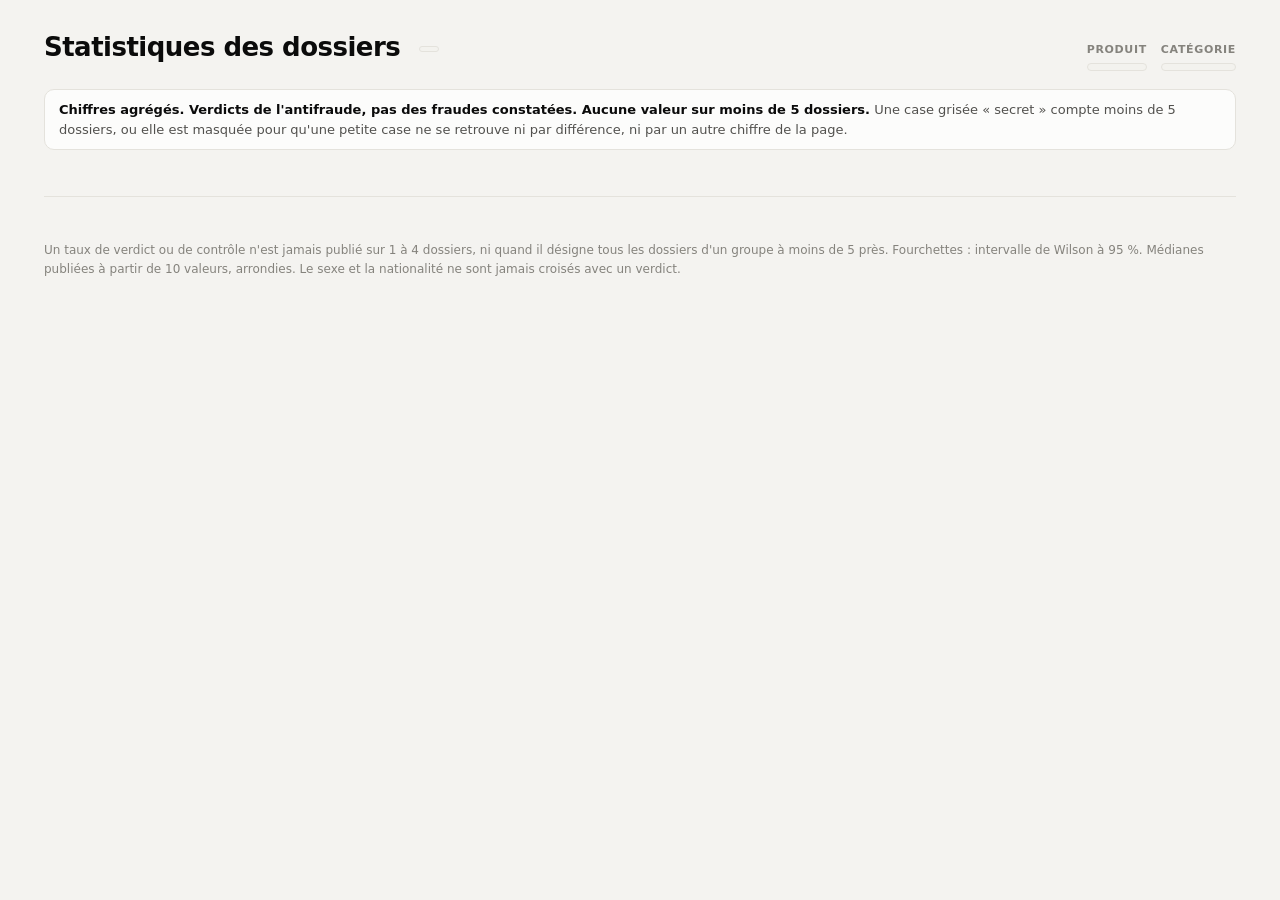
<file: pipeline/statistiques_modele.html>
<!doctype html>
<html lang="fr">
<head>
<meta charset="utf-8">
<meta name="viewport" content="width=device-width, initial-scale=1">
<title>Statistiques des dossiers · antifraude EQDOM</title>
<style>
/* Palette de référence (skill dataviz, validée daltonisme) ; clair et sombre choisis, pas inversés. */
:root {
  color-scheme: light;
  --fond: #f4f3f0; --surface: #fcfcfb; --surface-2: #f3f2ee; --trait: #e4e2dc; --grille: #ecebe6;
  --encre: #0b0b0b; --encre-2: #52514e; --encre-3: #85837d;
  --s1: #2a78d6; --s2: #eb6834; --s3: #1baf7a; --s4: #eda100; --s5: #e87ba4; --s6: #008300;
  --aire: rgba(42, 120, 214, 0.12); --piste: #e9eef6;
  --bon: #0ca30c; --attention: #fab219; --serieux: #ec835a; --critique: #d03b3b;
  --masque: #e6e4de; --hachure: #a19e96; --ref: #d03b3b;
  --seq1: #cde2fb; --seq2: #9ec5f4; --seq3: #6da7ec; --seq4: #3987e5; --seq5: #256abf; --seq6: #184f95;
  --ombre: 0 1px 2px rgba(20, 20, 18, .05), 0 4px 16px rgba(20, 20, 18, .05);
  --rayon: 14px;
}
@media (prefers-color-scheme: dark) {
  :root {
    color-scheme: dark;
    --fond: #121211; --surface: #1a1a19; --surface-2: #232321; --trait: #2f2f2c; --grille: #2a2a28;
    --encre: #f0efec; --encre-2: #c3c2b7; --encre-3: #8d8c84;
    --s1: #3987e5; --s2: #d95926; --s3: #199e70; --s4: #c98500; --s5: #d55181; --s6: #0ca30c;
    --aire: rgba(57, 135, 229, 0.16); --piste: #222a35;
    --masque: #2c2c29; --hachure: #6a6862; --ref: #e66767;
    --seq1: #184f95; --seq2: #1c5cab; --seq3: #256abf; --seq4: #3987e5; --seq5: #6da7ec; --seq6: #9ec5f4;
    --ombre: 0 1px 2px rgba(0, 0, 0, .3), 0 4px 16px rgba(0, 0, 0, .25);
  }
}
* { box-sizing: border-box; }
body { margin: 0; background: var(--fond); color: var(--encre);
       font: 14px/1.5 system-ui, -apple-system, "Segoe UI", Roboto, "Helvetica Neue", sans-serif;
       -webkit-font-smoothing: antialiased; }
.app { max-width: 1240px; margin: 0 auto; padding: 28px 24px 56px; }
/* en-tête */
.tete { display: flex; flex-wrap: wrap; align-items: flex-end; justify-content: space-between; gap: 18px 32px; }
.titre h1 { margin: 0; font-size: 26px; letter-spacing: -.02em; font-weight: 700; }
.titre .sous { margin: 4px 0 0; color: var(--encre-2); font-size: 13px; }
.pastille-fictif { display: inline-block; margin-left: 10px; padding: 2px 9px; border-radius: 99px; font-size: 11px;
                   font-weight: 600; vertical-align: middle; background: var(--surface-2); color: var(--encre-2);
                   border: 1px solid var(--trait); }
.filtres { display: flex; flex-wrap: wrap; gap: 14px; }
.filtre { display: flex; flex-direction: column; gap: 5px; }
.filtre > span { font-size: 11px; font-weight: 600; letter-spacing: .06em; text-transform: uppercase; color: var(--encre-3); }
.segments { display: inline-flex; background: var(--surface-2); border: 1px solid var(--trait); border-radius: 10px; padding: 3px; }
.segments button { font: inherit; font-size: 13px; border: 0; background: none; color: var(--encre-2); padding: 5px 11px;
                   border-radius: 7px; cursor: pointer; white-space: nowrap; }
.segments button:hover { color: var(--encre); }
.segments button[aria-pressed="true"] { background: var(--surface); color: var(--encre); font-weight: 600;
                                        box-shadow: 0 1px 3px rgba(0, 0, 0, .12); }
.mention { margin: 18px 0 0; padding: 10px 14px; border-radius: 10px; background: var(--surface); border: 1px solid var(--trait);
           color: var(--encre-2); font-size: 13px; }
.mention b { color: var(--encre); }
/* chiffres clés */
.kpis { display: grid; grid-template-columns: repeat(auto-fit, minmax(178px, 1fr)); gap: 14px; margin: 22px 0 8px; }
.kpi { background: var(--surface); border: 1px solid var(--trait); border-radius: var(--rayon); padding: 16px 18px 14px;
       box-shadow: var(--ombre); position: relative; overflow: hidden; }
.kpi .lib { font-size: 12.5px; color: var(--encre-2); }
.kpi .val { font-size: 30px; font-weight: 650; letter-spacing: -.02em; margin-top: 2px; font-variant-numeric: tabular-nums; }
.kpi .val small { font-size: 15px; font-weight: 500; color: var(--encre-2); margin-left: 2px; }
.kpi .det { font-size: 12px; color: var(--encre-3); margin-top: 2px; font-variant-numeric: tabular-nums; }
.kpi .trait-couleur { position: absolute; left: 0; top: 0; bottom: 0; width: 4px; }
.kpi svg { display: block; margin-top: 6px; }
/* onglets */
.onglets { display: flex; gap: 6px; flex-wrap: wrap; margin: 24px 0 18px; border-bottom: 1px solid var(--trait); }
.onglets button { font: inherit; font-size: 14px; border: 0; background: none; color: var(--encre-2); padding: 10px 14px 12px;
                  cursor: pointer; border-bottom: 2px solid transparent; margin-bottom: -1px; }
.onglets button:hover { color: var(--encre); }
.onglets button[aria-selected="true"] { color: var(--encre); font-weight: 650; border-bottom-color: var(--s1); }
/* cartes */
.grille { display: grid; grid-template-columns: repeat(2, minmax(0, 1fr)); gap: 18px; }
.carte { background: var(--surface); border: 1px solid var(--trait); border-radius: var(--rayon); padding: 18px 20px 12px;
         box-shadow: var(--ombre); min-width: 0; }
.carte.large { grid-column: 1 / -1; }
.carte h3 { margin: 0; font-size: 15px; font-weight: 650; letter-spacing: -.01em; }
.carte .expl { margin: 3px 0 10px; color: var(--encre-3); font-size: 12.5px; }
.graphe { overflow-x: auto; }
.graphe svg { display: block; max-width: 100%; height: auto; }
svg text { font-family: system-ui, -apple-system, "Segoe UI", Roboto, sans-serif; fill: var(--encre-2); font-size: 12px; }
svg text.fort { fill: var(--encre); font-weight: 600; }
svg text.faible { fill: var(--encre-3); font-size: 11px; }
.legende { display: flex; flex-wrap: wrap; gap: 6px 16px; margin: 8px 0 4px; font-size: 12.5px; color: var(--encre-2); }
.legende i { display: inline-block; width: 10px; height: 10px; border-radius: 3px; margin-right: 6px; vertical-align: -1px; }
.legende i.secret { background: var(--masque); border: 1px dashed var(--hachure); }
.anneau { display: flex; align-items: center; gap: 22px; flex-wrap: wrap; }
.anneau svg { width: 180px; flex: none; }
.anneau ul { list-style: none; margin: 0; padding: 0; flex: 1; min-width: 190px; }
.anneau li { display: grid; grid-template-columns: 14px 1fr auto; gap: 8px; align-items: center; padding: 6px 0;
             border-bottom: 1px solid var(--grille); font-size: 13px; }
.anneau li:last-child { border-bottom: 0; }
.anneau li i { width: 10px; height: 10px; border-radius: 3px; }
.anneau li b { font-variant-numeric: tabular-nums; }
.anneau li span.n { color: var(--encre-3); font-weight: 400; margin-left: 6px; }
.mesures { display: grid; gap: 10px; }
.mesure { display: grid; grid-template-columns: minmax(120px, 190px) 1fr 92px; gap: 12px; align-items: center; font-size: 13px; }
.mesure .piste { height: 8px; border-radius: 99px; background: var(--piste); overflow: hidden; }
.mesure .plein { height: 100%; border-radius: 99px; background: var(--s1); }
.mesure .plein.moyen { background: var(--attention); }
.mesure .plein.bas { background: var(--serieux); }
.mesure .pc { text-align: right; font-variant-numeric: tabular-nums; color: var(--encre-2); }
.mesure.secret .piste { background: var(--masque); border: 1px dashed var(--hachure); }
details { margin: 8px 0 4px; border-top: 1px solid var(--grille); padding-top: 6px; }
summary { cursor: pointer; color: var(--encre-3); font-size: 12px; list-style: none; }
summary::before { content: "▸ "; }
details[open] summary::before { content: "▾ "; }
table { border-collapse: collapse; margin: 8px 0; font-size: 12.5px; width: 100%; }
th { text-align: left; color: var(--encre-3); font-weight: 600; font-size: 11.5px; padding: 4px 10px 4px 0; border-bottom: 1px solid var(--trait); }
td { padding: 4px 10px 4px 0; border-bottom: 1px solid var(--grille); }
td.n { text-align: right; font-variant-numeric: tabular-nums; }
button.copier { font: inherit; font-size: 12px; padding: 4px 10px; border-radius: 7px; cursor: pointer; border: 1px solid var(--trait);
                background: var(--surface-2); color: var(--encre-2); }
.vide { color: var(--encre-3); font-style: italic; font-size: 13px; padding: 10px 0; }
.encadre { border: 1px dashed var(--hachure); }
.encadre .expl b { color: var(--encre-2); }
.note { margin-top: 26px; color: var(--encre-3); font-size: 12px; line-height: 1.6; }
.bulle { position: fixed; z-index: 10; pointer-events: none; background: var(--encre); color: var(--surface); font-size: 12.5px;
         padding: 8px 11px; border-radius: 8px; box-shadow: 0 6px 20px rgba(0, 0, 0, .25); max-width: 340px; line-height: 1.4; }
.bulle b { display: block; font-weight: 650; }
.bulle .detail { display: block; margin: 3px 0 5px; opacity: .8; }
[data-tip] { cursor: default; }
@media (max-width: 860px) { .grille { grid-template-columns: 1fr; } }
@media print { .filtres, .onglets, button.copier { display: none; } .carte, .kpi { box-shadow: none; } }
</style>
</head>
<body>
<div class="app">
  <header class="tete">
    <div class="titre">
      <h1>Statistiques des dossiers <span class="pastille-fictif" id="pastille"></span></h1>
      <p class="sous" id="periode"></p>
    </div>
    <div class="filtres">
      <div class="filtre"><span>Produit</span><div class="segments" id="f-produit" role="group" aria-label="Produit"></div></div>
      <div class="filtre"><span>Catégorie</span><div class="segments" id="f-categorie" role="group" aria-label="Catégorie"></div></div>
    </div>
  </header>
  <p class="mention"><b>Chiffres agrégés. Verdicts de l'antifraude, pas des fraudes constatées. Aucune valeur sur moins de 5 dossiers.</b>
    Une case grisée « secret » compte moins de 5 dossiers, ou elle est masquée pour qu'une petite case ne se retrouve ni par
    différence, ni par un autre chiffre de la page.</p>
  <section class="kpis" id="kpis" aria-label="Chiffres clés"></section>
  <nav class="onglets" role="tablist" id="onglets"></nav>
  <main class="grille" id="contenu" role="tabpanel"></main>
  <p class="note">Un taux de verdict ou de contrôle n'est jamais publié sur 1 à 4 dossiers, ni quand il désigne tous les
    dossiers d'un groupe à moins de 5 près. Fourchettes : intervalle de Wilson à 95 %. Médianes publiées à partir de 10
    valeurs, arrondies. Le sexe et la nationalité ne sont jamais croisés avec un verdict.</p>
</div>
<div class="bulle" id="bulle" hidden></div>
<script type="application/json" id="donnees">/*DONNEES*/</script>
<script>
'use strict';
(function () {
  const D = JSON.parse(document.getElementById('donnees').textContent);
  const T = D.textes, IND = D.indicateurs;
  const numInd = {}; IND.forEach((x, k) => { numInd[x.nom] = k; });
  const numTexte = {}; T.forEach((x, k) => { numTexte[x] = k; });
  const groupes = new Map();
  for (const c of D.cases) {
    const cle = [c.i, c.p, c.c, c.d1 === undefined ? -1 : c.d1, c.d2 === undefined ? -1 : c.d2].join('|');
    if (!groupes.has(cle)) groupes.set(cle, []);
    groupes.get(cle).push(c);
  }
  const etat = { p: 0, c: 0, onglet: 0 };
  const CTL = D.controles || {};
  const nomCtl = cid => CTL[cid] ? `${cid} · ${CTL[cid].l}` : cid;
  const detailCtl = cid => CTL[cid] ? `Criticité ${CTL[cid].c} : ${CTL[cid].d}` : '';

  // ---- libellés -----------------------------------------------------------------------------------------------------
  const DIM = {
    semaine: 'Semaine de réception', type_personne: 'Type de demandeur', csp: 'Catégorie socioprofessionnelle',
    produit: 'Produit', mode_paiement: 'Mode de paiement', categorie: 'Catégorie', region: 'Région', ville: 'Ville',
    tranche_age: 'Âge', tranche_revenu: 'Revenu vérifié (dirhams par mois)', source_revenu: 'Source du revenu vérifié',
    ecart_revenu: 'Revenu vérifié face au revenu déclaré', anciennete_emploi: "Ancienneté dans l'emploi",
    type_contrat: 'Contrat de travail', situation_familiale: 'Situation familiale', banque: 'Banque',
    vehicule_etat: 'État du véhicule', tranche_prix_vehicule: 'Prix du véhicule (dirhams)', age_societe: 'Âge de la société',
    associe_unique: 'Société à associé unique', capital_tranche: 'Capital social (dirhams)',
    releve_lignes_lues: 'Relevé avec lignes d’opérations lues', sexe: 'Sexe', nationalite: 'Nationalité',
    source_ville: 'Source de la ville', personnes_a_charge: 'Personnes à charge', marque_vehicule: 'Marque du véhicule',
    tranche_apport: 'Apport sur le prix', statut_analyse: "Statut de l'analyse", employeur: 'Principaux employeurs',
    concessionnaire: 'Principaux concessionnaires', verdict: "Verdict de l'antifraude", famille: 'Famille de contrôles',
    controle: 'Contrôle', manquant: 'Élément manquant', type_piece: 'Type de pièce', statut_extraction: "Statut d'extraction",
    variable: 'Variable'
  };
  const VAL = {
    PP: 'Personne physique', PM: 'Personne morale', H: 'Homme', F: 'Femme', CONFORME: 'Conforme',
    OK_ALERTES_MINEURES: 'Conforme, alertes mineures', SUSPECT: 'Jugé suspect', TRES_SUSPECT: 'Jugé très suspect',
    PRELEVEMENT_SOURCE: 'Prélèvement à la source', PRELEVEMENT_BANCAIRE: 'Prélèvement bancaire', tous: 'Tous',
    toutes: 'Toutes', DISPO: 'DISPO', AUTO_CLASSIQUE: 'AUTO', LOA: 'LOA',
    bulletin: 'Bulletin de paie', attestation: 'Attestation de travail', pension: 'Attestation de pension',
    releve: 'Relevé bancaire', aucun: 'Aucune pièce', age: 'Âge', revenu_verifie: 'Revenu vérifié',
    revenu_declare: 'Revenu déclaré', anciennete_emploi: 'Ancienneté', type_contrat: 'Contrat', situation_familiale:
    'Situation familiale', ville: 'Ville', region: 'Région', banque: 'Banque', vehicule_etat: 'État du véhicule',
    prix_vehicule: 'Prix du véhicule', apport_pct: 'Apport', age_societe: 'Âge de la société', associe_unique:
    'Associé unique', capital_tranche: 'Capital', releve_lignes_lues: 'Relevé lu', date_reference: 'Date de réception',
    sexe: 'Sexe', nationalite: 'Nationalité', oui: 'Oui', non: 'Non', neuf: 'Neuf', occasion: 'Occasion',
    COMPLETE: 'Complète', INCOMPLETE: 'Incomplète', EN_ERREUR: 'En erreur', EN_ATTENTE_DONNEES: 'En attente de données',
    EN_COURS: 'En cours', IDENTITE: 'Identité', EMPLOI_REVENUS: 'Emploi et revenus', BANCAIRE: 'Bancaire',
    AUTOMOBILE: 'Automobile', PM_PRO: 'Société et professionnel', BLACKLIST_GEO: 'Liste noire et géographie',
    FONCTIONNAIRE: 'Fonctionnaire', EMPLOYE_COMMUNE: 'Employé communal', MILITAIRE: 'Militaire', SALARIE_PRIVE: 'Salarié du privé',
    RETRAITE_PUBLIC: 'Retraité du public', RETRAITE_CIMR: 'Retraité CIMR', RETRAITE_INDETERMINE: 'Retraité',
    PROFESSION_LIBERALE: 'Profession libérale', LOUEUR: 'Loueur', SOCIETE: 'Société', AUTRE: 'Autre',
    quittance: 'Quittance', CIN: 'CIN'
  };
  const ORDRE = {
    tranche_age: ['18–25', '26–35', '36–45', '46–55', '56–65', 'plus de 65'],
    tranche_revenu: ['moins de 3 000', '3 000–4 999', '5 000–7 999', '8 000–11 999', '12 000–19 999', '20 000 et plus'],
    ecart_revenu: ['plus de 20 % en dessous', '±20 %', 'plus de 20 % au-dessus'],
    anciennete_emploi: ['moins de 1 an', '1–3 ans', '3–5 ans', '5–10 ans', 'plus de 10 ans'],
    age_societe: ['moins de 1 an', '1–2 ans', '2–5 ans', '5–10 ans', 'plus de 10 ans'],
    tranche_prix_vehicule: ['moins de 100 000', '100 000–199 999', '200 000–299 999', '300 000–499 999', '500 000 et plus'],
    capital_tranche: ['moins de 10 000', '10 000–99 999', '100 000–999 999', '1 million et plus'],
    tranche_apport: ['moins de 10 %', '10–19 %', '20–29 %', '30 % et plus'],
    personnes_a_charge: ['0', '1', '2', '3 et plus'], categorie: ['A', 'B', 'C', 'D', 'E']
  };
  const FIN = ['autres villes', 'autres régions', 'autres sociétés', 'autres valeurs', 'autres situations', 'autres marques',
               'autres éléments', 'ville inconnue', 'non renseigné'];
  // couleurs : produit (3 premiers créneaux), famille de contrôles (6, ordre fixe), verdict (palette d'état + libellé)
  const COUL_PRODUIT = { DISPO: 'var(--s1)', AUTO_CLASSIQUE: 'var(--s2)', LOA: 'var(--s3)' };
  const FAMILLES = ['IDENTITE', 'EMPLOI_REVENUS', 'BANCAIRE', 'AUTOMOBILE', 'PM_PRO', 'BLACKLIST_GEO'];
  const coulFamille = f => `var(--s${(FAMILLES.indexOf(f) + 6) % 6 + 1})`;
  const COUL_VERDICT = { CONFORME: 'var(--bon)', OK_ALERTES_MINEURES: 'var(--attention)', SUSPECT: 'var(--serieux)', TRES_SUSPECT: 'var(--critique)' };
  const COUL_CAT = ['var(--s1)', 'var(--s2)', 'var(--s3)', 'var(--s4)', 'var(--s5)', 'var(--s6)'];

  // ---- lecture des cases -------------------------------------------------------------------------------------------
  function lire(ind, d1, d2) {
    const cle = [numInd[ind], etat.p, etat.c, d1 ? numTexte[d1] : -1, d2 ? numTexte[d2] : -1].join('|');
    if (d1 && numTexte[d1] === undefined) return [];
    return (groupes.get(cle) || []).map(c => ({
      v1: c.v1 === undefined ? '' : T[c.v1], v2: c.v2 === undefined ? '' : T[c.v2], m: !!c.m,
      n: c.n, d: c.d, x: c.x, b: c.b, h: c.h }));
  }
  function un(ind) { const l = lire(ind); return l.length ? l[0] : null; }
  function ordonner(dim, cs, parValeur) {
    const o = ORDRE[dim];
    const rang = v => FIN.indexOf(v) >= 0 ? 1000 + FIN.indexOf(v) : -1;
    return cs.slice().sort((a, b) => {
      const ra = rang(a.v1), rb = rang(b.v1);
      if (ra !== rb) return ra - rb;
      if (dim === 'semaine') return a.v1 < b.v1 ? -1 : 1;
      if (o && !parValeur) return o.indexOf(a.v1) - o.indexOf(b.v1);
      if (a.m !== b.m) return a.m ? 1 : -1;
      return (b.x || 0) - (a.x || 0) || (a.v1 < b.v1 ? -1 : 1);
    });
  }

  // ---- mise en forme -----------------------------------------------------------------------------------------------
  const fr = (v, ch) => v.toLocaleString('fr-FR', { maximumFractionDigits: ch === undefined ? 1 : ch });
  const pct = v => fr(v * 100) + ' %';
  const esc = s => String(s).replace(/[&<>"]/g, c => ({ '&': '&amp;', '<': '&lt;', '>': '&gt;', '"': '&quot;' })[c]);
  const lib = v => {
    if (VAL[v]) return VAL[v];
    if (!v) return v;
    const t = /_/.test(v) && v === v.toUpperCase() ? v.replace(/_/g, ' ').toLowerCase() : v;   // codes de la v2 lisibles
    return t.charAt(0).toUpperCase() + t.slice(1);
  };
  const SECRET = 'secret';
  const tip = (titre, ligne, detail) => ` data-tip="${esc(titre)}" data-tip2="${esc(ligne || '')}"` +
    (detail ? ` data-tip3="${esc(detail)}"` : '');
  const coupe = (s, n) => s.length > n ? s.slice(0, n - 1) + '…' : s;
  const totalDe = cs => { const c = cs.find(x => !x.m && x.d); return c ? c.d : null; };

  function hachures(x, y, w, h) {
    // traits obliques coupés aux bords du rectangle, à la main (aucun motif SVG)
    let s = '';
    for (let k = -h; k < w; k += 5) {
      const x1 = Math.max(x, x + k), y1 = y + h - (x1 - (x + k));
      const x2 = Math.min(x + w, x + k + h), y2 = y + h - (x2 - (x + k));
      if (x2 > x1) s += `<line x1="${x1.toFixed(1)}" y1="${y1.toFixed(1)}" x2="${x2.toFixed(1)}" y2="${y2.toFixed(1)}" stroke="var(--hachure)" stroke-width="1"/>`;
    }
    return s;
  }
  function caseSecret(x, y, w, h) {
    return `<rect x="${x}" y="${y}" width="${w}" height="${h}" rx="3" fill="var(--masque)"/>` + hachures(x, y, w, h);
  }
  // barre horizontale : extrémité arrondie (4 px), base carrée
  function barreH(x, y, w, h, coul) {
    const r = Math.min(4, w / 2, h / 2);
    return `<path d="M${x} ${y}H${(x + w - r).toFixed(1)}Q${(x + w).toFixed(1)} ${y} ${(x + w).toFixed(1)} ${y + r}V${y + h - r}Q${(x + w).toFixed(1)} ${y + h} ${(x + w - r).toFixed(1)} ${y + h}H${x}Z" fill="${coul}"/>`;
  }
  // colonne : sommet arrondi, base carrée
  function colonne(x, y, w, h, coul) {
    const r = Math.min(4, w / 2, h);
    return `<path d="M${x} ${y + h}V${(y + r).toFixed(1)}Q${x} ${y} ${x + r} ${y}H${x + w - r}Q${x + w} ${y} ${x + w} ${(y + r).toFixed(1)}V${y + h}Z" fill="${coul}"/>`;
  }

  // ---- graphes -----------------------------------------------------------------------------------------------------
  // aire : dossiers par semaine (série unique, réticule par semaine)
  function aire(cs) {
    if (!cs.length) return vide();
    const W = 1100, H = 230, g = 40, dr = 16, h0 = 18, b = 30;
    const max = Math.max(...cs.filter(c => !c.m).map(c => c.n), 1);
    const pas = cs.length > 1 ? (W - g - dr) / (cs.length - 1) : 0;
    const y = n => H - b - (H - b - h0) * n / max;
    let s = `<svg width="${W}" viewBox="0 0 ${W} ${H}" role="img" aria-label="Dossiers par semaine">`;
    for (const t of [0, .5, 1]) {
      const yy = y(max * t);
      s += `<line x1="${g}" x2="${W - dr}" y1="${yy.toFixed(1)}" y2="${yy.toFixed(1)}" stroke="var(--grille)"/>`;
      s += `<text x="${g - 8}" y="${(yy + 4).toFixed(1)}" text-anchor="end" class="faible">${fr(Math.round(max * t), 0)}</text>`;
    }
    const pts = cs.map((c, k) => ({ c, x: g + k * pas, y: c.m ? null : y(c.n) }));
    // segments continus (une semaine secrète coupe la courbe)
    let seg = [], segs = [];
    for (const p of pts) { if (p.y === null) { if (seg.length) segs.push(seg); seg = []; } else seg.push(p); }
    if (seg.length) segs.push(seg);
    for (const sg of segs) {
      const ligne = sg.map((p, k) => `${k ? 'L' : 'M'}${p.x.toFixed(1)} ${p.y.toFixed(1)}`).join('');
      if (sg.length > 1) s += `<path d="${ligne}L${sg[sg.length - 1].x.toFixed(1)} ${H - b}L${sg[0].x.toFixed(1)} ${H - b}Z" fill="var(--aire)"/>`;
      s += `<path d="${ligne}" fill="none" stroke="var(--s1)" stroke-width="2" stroke-linejoin="round" stroke-linecap="round"/>`;
    }
    pts.forEach((p, k) => {
      const lab = esc(p.c.v1.replace(/^\d{4}-/, ''));
      if (cs.length <= 14 || k % Math.ceil(cs.length / 14) === 0)
        s += `<text x="${p.x.toFixed(1)}" y="${H - 8}" text-anchor="middle" class="faible">${lab}</text>`;
      if (p.y === null) {
        s += caseSecret(p.x - 10, H - b - 22, 20, 22);
      } else {
        s += `<circle cx="${p.x.toFixed(1)}" cy="${p.y.toFixed(1)}" r="4.5" fill="var(--s1)" stroke="var(--surface)" stroke-width="2"/>`;
      }
      const largeur = Math.max(pas, 24);
      s += `<rect x="${(p.x - largeur / 2).toFixed(1)}" y="0" width="${largeur.toFixed(1)}" height="${H - b}" fill="transparent"` +
           tip(`Semaine ${p.c.v1}`, p.c.m ? SECRET : `${fr(p.c.n, 0)} dossiers · ${pct(p.c.x)}`) + '/>';
    });
    const der = pts.filter(p => p.y !== null).pop();
    if (der) s += `<text x="${(der.x - 8).toFixed(1)}" y="${(der.y - 10).toFixed(1)}" text-anchor="end" class="fort">${fr(der.c.n, 0)}</text>`;
    return s + '</svg>';
  }

  // anneau : parts d'un tout ; les cases secrètes font une seule part grisée (leur somme est connue par différence)
  function anneau(cs, couleur, dim) {
    if (!cs.length) return vide();
    const total = totalDe(cs);
    const vus = cs.filter(c => !c.m);
    const reste = total ? total - vus.reduce((a, c) => a + c.n, 0) : 0;
    const parts = vus.map((c, k) => ({ c, n: c.n, coul: couleur(c.v1, k) }));
    const secrets = cs.filter(c => c.m);
    if (secrets.length && reste > 0) parts.push({ secret: true, n: reste });
    const somme = parts.reduce((a, p) => a + p.n, 0) || 1;
    const R = 80, r = 54, cx = 90, cy = 90;
    let a0 = -Math.PI / 2, s = `<svg viewBox="0 0 180 180" role="img" aria-label="${esc(DIM[dim] || dim)}">`;
    for (const p of parts) {
      const a1 = a0 + 2 * Math.PI * p.n / somme - (parts.length > 1 ? 0.025 : 0);
      const grand = a1 - a0 > Math.PI ? 1 : 0;
      const P = (rr, a) => `${(cx + rr * Math.cos(a)).toFixed(2)} ${(cy + rr * Math.sin(a)).toFixed(2)}`;
      const d = parts.length === 1
        ? `M${cx} ${cy - R}A${R} ${R} 0 1 1 ${cx - 0.01} ${cy - R}L${cx - 0.01} ${cy - r}A${r} ${r} 0 1 0 ${cx} ${cy - r}Z`
        : `M${P(R, a0)}A${R} ${R} 0 ${grand} 1 ${P(R, a1)}L${P(r, a1)}A${r} ${r} 0 ${grand} 0 ${P(r, a0)}Z`;
      const t = p.secret ? tip('Cases secrètes', `${secrets.length} valeurs regroupées`) : tip(lib(p.c.v1), `${fr(p.c.n, 0)} dossiers · ${pct(p.c.x)}`);
      s += `<path d="${d}" fill="${p.secret ? 'var(--masque)' : p.coul}"${p.secret ? ' stroke="var(--hachure)" stroke-dasharray="3 2"' : ''}${t}/>`;
      a0 = a1 + (parts.length > 1 ? 0.025 : 0);
    }
    s += `<text x="${cx}" y="${cy - 2}" text-anchor="middle" class="fort" data-style="font-size:22px">${total ? fr(total, 0) : '—'}</text>`;
    s += `<text x="${cx}" y="${cy + 17}" text-anchor="middle" class="faible">dossiers</text></svg>`;
    const lignes = ordonner(dim, cs, true).map((c, k) => c.m
      ? `<li><i class="legende-secret" data-style="background:var(--masque);border:1px dashed var(--hachure)"></i><span>${esc(lib(c.v1))}</span><b>${SECRET}</b></li>`
      : `<li><i data-style="background:${couleur(c.v1, vus.indexOf(c))}"></i><span>${esc(lib(c.v1))}</span><b>${pct(c.x)}<span class="n">${fr(c.n, 0)}</span></b></li>`).join('');
    return `<div class="anneau">${s}<ul>${lignes}</ul></div>`;
  }

  // barres horizontales : une valeur par ligne, piste de fond, valeur au bout
  function barres(cs, opt) {
    if (!cs.length) return vide();
    const L = opt.libelle || 170, W = opt.W || 600, H = 26, droite = 120, haut = cs.length * H + 4;
    const max = Math.max(...cs.filter(c => !c.m).map(c => c.x), 0.0001);
    const larg = W - L - droite;
    let s = `<svg width="${W}" viewBox="0 0 ${W} ${haut}" role="img" aria-label="${esc(opt.titre || '')}">`;
    cs.forEach((c, k) => {
      const y = k * H + 4, hb = 14;
      const nom = opt.nomDe ? opt.nomDe(c.v1) : lib(c.v1), det = opt.detailDe ? opt.detailDe(c.v1) : '';
      s += `<text x="${L - 10}" y="${y + 12}" text-anchor="end">${esc(coupe(nom, opt.coupe || 26))}</text>`;
      s += `<rect x="${L}" y="${y + 1}" width="${larg}" height="${hb}" rx="4" fill="var(--piste)"/>`;
      if (c.m) {
        s += caseSecret(L, y + 1, 46, hb) + `<text x="${L + 54}" y="${y + 12}" class="faible">${SECRET}</text>`;
        s += `<rect x="0" y="${y}" width="${W}" height="${H}" fill="transparent"${tip(nom, SECRET, det)}/>`;
        return;
      }
      const w = Math.max(2, larg * c.x / max);
      s += barreH(L, y + 1, w, hb, opt.couleur ? opt.couleur(c.v1, k) : 'var(--s1)');
      const texte = opt.nombre ? fr(c.n, 0) : `${pct(c.x)}`;
      s += `<text x="${L + larg + 10}" y="${y + 12}" class="fort">${texte}</text>`;
      if (!opt.nombre) s += `<text x="${W - 4}" y="${y + 12}" text-anchor="end" class="faible">${fr(c.n, 0)}</text>`;
      s += `<rect x="0" y="${y}" width="${W}" height="${H}" fill="transparent"${tip(nom, opt.nombre ? `${fr(c.n, 0)}` : `${fr(c.n, 0)} dossiers · ${pct(c.x)}`, det)}/>`;
    });
    return s + '</svg>';
  }

  // colonnes : tranches ordonnées (forme d'histogramme)
  function colonnes(cs, opt) {
    if (!cs.length) return vide();
    const W = 560, H = 220, g = 8, b = 42, h0 = 24, n = cs.length;
    const bande = (W - 2 * g) / n, w = Math.min(44, bande * 0.62);
    const max = Math.max(...cs.filter(c => !c.m).map(c => c.x), 0.0001);
    let s = `<svg width="${W}" viewBox="0 0 ${W} ${H}" role="img" aria-label="${esc(opt.titre || '')}">`;
    s += `<line x1="${g}" x2="${W - g}" y1="${H - b}" y2="${H - b}" stroke="var(--trait)"/>`;
    cs.forEach((c, k) => {
      const x = g + k * bande + (bande - w) / 2;
      // libellé sur une ligne s'il est court, sinon coupé à l'espace le plus proche du milieu
      const texte = lib(c.v1);
      let l1 = texte, l2 = '';
      if (texte.length > 13) {
        const espaces = [...texte.matchAll(/ /g)].map(m => m.index);
        if (espaces.length) {
          const cut = espaces.reduce((a, i) => Math.abs(i - texte.length / 2) < Math.abs(a - texte.length / 2) ? i : a);
          l1 = texte.slice(0, cut); l2 = texte.slice(cut + 1);
        }
      }
      s += `<text x="${(x + w / 2).toFixed(1)}" y="${H - b + 16}" text-anchor="middle" class="faible">${esc(l1)}</text>`;
      if (l2) s += `<text x="${(x + w / 2).toFixed(1)}" y="${H - b + 30}" text-anchor="middle" class="faible">${esc(coupe(l2, 16))}</text>`;
      if (c.m) {
        s += caseSecret(x, H - b - 26, w, 26) + `<text x="${(x + w / 2).toFixed(1)}" y="${H - b - 32}" text-anchor="middle" class="faible">${SECRET}</text>`;
      } else {
        const h = Math.max(2, (H - b - h0) * c.x / max);
        s += colonne(x, H - b - h, w, h, opt.couleur || 'var(--s1)');
        s += `<text x="${(x + w / 2).toFixed(1)}" y="${(H - b - h - 7).toFixed(1)}" text-anchor="middle" class="fort">${pct(c.x)}</text>`;
      }
      s += `<rect x="${(g + k * bande).toFixed(1)}" y="0" width="${bande.toFixed(1)}" height="${H}" fill="transparent"${tip(lib(c.v1), c.m ? SECRET : `${fr(c.n, 0)} dossiers · ${pct(c.x)}`)}/>`;
    });
    return s + '</svg>';
  }

  // taux par critère : point et fourchette, face au taux de l'ensemble (point plein : la fourchette exclut l'ensemble)
  function forets(cs, ref, opt) {
    if (!cs.length) return vide();
    const L = opt.libelle || 170, W = opt.W || 600, H = 26, droite = 116, haut = cs.length * H + 30;
    const hauts = cs.filter(c => !c.m).map(c => c.h).concat([ref || 0]);
    const xmax = Math.min(1, Math.max(...hauts) * 1.12 || 1), larg = W - L - droite;
    const X = v => L + larg * v / xmax;
    let s = `<svg width="${W}" viewBox="0 0 ${W} ${haut}" role="img" aria-label="${esc(opt.titre || '')}">`;
    for (const t of [0, .25, .5, .75, 1]) {
      const v = xmax * t;
      s += `<line x1="${X(v).toFixed(1)}" x2="${X(v).toFixed(1)}" y1="0" y2="${haut - 22}" stroke="var(--grille)"/>`;
      s += `<text x="${X(v).toFixed(1)}" y="${haut - 6}" text-anchor="middle" class="faible">${fr(v * 100, 0)} %</text>`;
    }
    if (ref !== null && ref !== undefined)
      s += `<line x1="${X(ref).toFixed(1)}" x2="${X(ref).toFixed(1)}" y1="0" y2="${haut - 22}" stroke="var(--ref)" stroke-width="1.5" stroke-dasharray="4 3"/>`;
    cs.forEach((c, k) => {
      const y = k * H + 4, ym = y + 9;
      const nom = opt.nomDe ? opt.nomDe(c.v1) : lib(c.v1), det = opt.detailDe ? opt.detailDe(c.v1) : '';
      s += `<text x="${L - 10}" y="${y + 13}" text-anchor="end">${esc(coupe(nom, opt.coupe || 26))}</text>`;
      if (c.m) {
        s += caseSecret(L, y + 2, 40, 14) + `<text x="${L + 48}" y="${y + 13}" class="faible">${SECRET}</text>`;
      } else {
        const col = opt.couleurDe ? opt.couleurDe(c.v1) : (opt.couleur || 'var(--s1)');
        const net = ref === null || ref === undefined || c.b > ref || c.h < ref;
        if (c.b !== undefined)
          s += `<line x1="${X(c.b).toFixed(1)}" x2="${X(c.h).toFixed(1)}" y1="${ym}" y2="${ym}" stroke="${col}" stroke-width="2" stroke-linecap="round" opacity=".45"/>`;
        s += `<circle cx="${X(c.x).toFixed(1)}" cy="${ym}" r="5" fill="${net ? col : 'var(--surface)'}" stroke="${col}" stroke-width="2"/>`;
        s += `<text x="${L + larg + 10}" y="${y + 13}" class="fort">${pct(c.x)}</text>`;
        s += `<text x="${W - 4}" y="${y + 13}" text-anchor="end" class="faible">${fr(c.n, 0)}/${fr(c.d, 0)}</text>`;
      }
      s += `<rect x="0" y="${y}" width="${W}" height="${H}" fill="transparent"${tip(nom, c.m ? SECRET : `${pct(c.x)} · ${fr(c.n, 0)} sur ${fr(c.d, 0)} · fourchette ${pct(c.b)} – ${pct(c.h)}`, det)}/>`;
    });
    return s + '</svg>';
  }

  // carte de chaleur : semaine × produit (part des dossiers de la tranche)
  function chaleur(cs, lignes, colonnesV) {
    if (!cs.length) return vide();
    const L = 92, top = 24, cw = Math.min(70, (600 - L) / colonnesV.length), ch = 30;
    const W = L + cw * colonnesV.length + 4, H = top + ch * lignes.length + 4;
    const max = Math.max(...cs.filter(c => !c.m).map(c => c.x), 0.0001);
    const pas = ['var(--seq1)', 'var(--seq2)', 'var(--seq3)', 'var(--seq4)', 'var(--seq5)', 'var(--seq6)'];
    let s = `<svg width="${W}" viewBox="0 0 ${W} ${H}" role="img" aria-label="Semaine par produit">`;
    colonnesV.forEach((v, j) => { s += `<text x="${(L + j * cw + cw / 2).toFixed(1)}" y="15" text-anchor="middle" class="faible">${esc(v.replace(/^\d{4}-/, ''))}</text>`; });
    lignes.forEach((l, i) => {
      s += `<text x="${L - 10}" y="${top + i * ch + 20}" text-anchor="end">${esc(lib(l))}</text>`;
      colonnesV.forEach((v, j) => {
        const c = cs.find(x => x.v1 === v && x.v2 === l) || cs.find(x => x.v1 === l && x.v2 === v);
        const x = L + j * cw + 1, y = top + i * ch + 1;
        if (!c) { s += `<rect x="${x}" y="${y}" width="${cw - 2}" height="${ch - 2}" rx="5" fill="var(--surface-2)"/>`; return; }
        if (c.m) { s += caseSecret(x, y, cw - 2, ch - 2) + `<rect x="${x}" y="${y}" width="${cw - 2}" height="${ch - 2}" fill="transparent"${tip(`${lib(l)} · ${v}`, SECRET)}/>`; return; }
        const k = Math.min(5, Math.floor(6 * c.x / max * 0.999));
        s += `<rect x="${x}" y="${y}" width="${cw - 2}" height="${ch - 2}" rx="5" fill="${pas[k]}"${tip(`${lib(l)} · ${v}`, `${fr(c.n, 0)} dossiers · ${pct(c.x)} de la tranche`)}/>`;
        s += `<text x="${(x + (cw - 2) / 2).toFixed(1)}" y="${y + 19}" text-anchor="middle" data-style="fill:${k >= 3 ? '#ffffff' : '#0b0b0b'};font-size:11.5px;pointer-events:none">${fr(c.n, 0)}</text>`;
      });
    });
    return s + '</svg>';
  }

  // jauge en arc (une proportion)
  function jauge(c, libelle) {
    if (!c) return vide();
    const R = 62, cx = 80, cy = 78, a = v => Math.PI + Math.PI * v;
    const P = v => `${(cx + R * Math.cos(a(v))).toFixed(2)} ${(cy + R * Math.sin(a(v))).toFixed(2)}`;
    let s = `<svg viewBox="0 0 160 96" data-style="max-width:220px" role="img" aria-label="${esc(libelle)}">`;
    s += `<path d="M${P(0)}A${R} ${R} 0 0 1 ${P(1)}" fill="none" stroke="var(--piste)" stroke-width="12" stroke-linecap="round"/>`;
    if (!c.m) {
      s += `<path d="M${P(0)}A${R} ${R} 0 0 1 ${P(Math.max(0.005, c.x))}" fill="none" stroke="var(--s1)" stroke-width="12" stroke-linecap="round"${tip(libelle, `${pct(c.x)} · ${fr(c.n, 0)} sur ${fr(c.d, 0)}`)}/>`;
      s += `<text x="${cx}" y="${cy - 8}" text-anchor="middle" class="fort" data-style="font-size:22px">${pct(c.x)}</text>`;
      s += `<text x="${cx}" y="${cy + 12}" text-anchor="middle" class="faible">${fr(c.n, 0)} sur ${fr(c.d, 0)}</text>`;
    } else s += `<text x="${cx}" y="${cy - 8}" text-anchor="middle" class="fort">${SECRET}</text>`;
    return s + '</svg>';
  }

  // mesures : taux de remplissage d'une liste de variables
  function mesures(cs) {
    if (!cs.length) return vide();
    return '<div class="mesures">' + ordonner('variable', cs, true).map(c => c.m
      ? `<div class="mesure secret"${tip(lib(c.v1), SECRET)}><span>${esc(lib(c.v1))}</span><div class="piste"></div><span class="pc">${SECRET}</span></div>`
      : `<div class="mesure"${tip(lib(c.v1), `${fr(c.n, 0)} sur ${fr(c.d, 0)} dossiers concernés`)}><span>${esc(lib(c.v1))}</span><div class="piste"><div class="plein ${c.x < .5 ? 'bas' : c.x < .8 ? 'moyen' : ''}" data-style="width:${(c.x * 100).toFixed(1)}%"></div></div><span class="pc">${pct(c.x)}</span></div>`).join('') + '</div>';
  }
  const vide = () => '<p class="vide">Aucune donnée dans cette tranche.</p>';

  // tableau équivalent, dépliable, copiable (texte séparé par tabulations)
  function tableau(entetes, lignes) {
    if (!lignes.length) return '';
    const tsv = [entetes.join('\t')].concat(lignes.map(l => l.join('\t'))).join('\n');
    const corps = lignes.map(l => '<tr>' + l.map((v, k) => `<td${k ? ' class="n"' : ''}>${esc(v)}</td>`).join('') + '</tr>').join('');
    return `<details><summary>Tableau</summary><table><thead><tr>${entetes.map(e => `<th>${esc(e)}</th>`).join('')}</tr></thead><tbody>${corps}</tbody></table>` +
      `<button type="button" class="copier" data-tsv="${esc(tsv)}">Copier le tableau</button></details>`;
  }
  const cellule = (c, f) => c.m ? SECRET : f(c);
  const tabRep = (dim, cs) => tableau([DIM[dim] || dim, 'Dossiers', 'Part'], cs.map(c => [lib(c.v1), cellule(c, c => fr(c.n, 0)), cellule(c, c => pct(c.x))]));
  const tabTaux = (dim, cs) => tableau([DIM[dim] || dim, 'Taux', 'Effectif', 'Fourchette à 95 %'], cs.map(c => [dim === 'controle' ? nomCtl(c.v1) : lib(c.v1), cellule(c, c => pct(c.x)),
    cellule(c, c => `${fr(c.n, 0)} / ${fr(c.d, 0)}`), cellule(c, c => c.b === undefined ? '' : `${pct(c.b)} – ${pct(c.h)}`)]));
  function carte(titre, expl, corps, large, classe) {
    return `<article class="carte${large ? ' large' : ''}${classe ? ' ' + classe : ''}"><h3>${esc(titre)}</h3>${expl ? `<p class="expl">${expl}</p>` : ''}<div class="graphe">${corps}</div></article>`;
  }
  // une répartition : anneau (2 à 4 valeurs), colonnes (tranches ordonnées) ou barres
  function repartition(dim, opt) {
    const cs = lire('part_dossiers', dim);
    if (!cs.length) return '';
    const o = opt || {};
    const ordre = ordonner(dim, cs);
    let g;
    if (o.forme === 'anneau' || (!o.forme && cs.length <= 4 && !ORDRE[dim]))
      g = anneau(ordre, (v, k) => o.couleur ? o.couleur(v, k) : COUL_CAT[k % 6], dim);
    else if (o.forme === 'colonnes' || (!o.forme && ORDRE[dim] && cs.length <= 8))
      g = colonnes(ordre, { titre: DIM[dim], couleur: o.teinte });
    else g = barres(ordonner(dim, cs, !ORDRE[dim]), { titre: DIM[dim], couleur: o.couleurBarre, libelle: o.libelle });
    return carte(o.titre || DIM[dim] || dim, o.expl || '', g + tabRep(dim, ordre), o.large);
  }

  // ---- chiffres clés -----------------------------------------------------------------------------------------------
  function sparkline(cs) {
    const vus = cs.filter(c => !c.m);
    if (vus.length < 2) return '';
    const W = 150, H = 34, max = Math.max(...vus.map(c => c.n), 1), pas = W / (cs.length - 1);
    let d = '', coup = true;
    cs.forEach((c, k) => { if (c.m) { coup = true; return; } d += `${coup ? 'M' : 'L'}${(k * pas).toFixed(1)} ${(H - 3 - (H - 6) * c.n / max).toFixed(1)}`; coup = false; });
    return `<svg viewBox="-3 0 ${W + 6} ${H}" width="${W}" height="${H}"><path d="${d}" fill="none" stroke="var(--s1)" stroke-width="2" stroke-linejoin="round" stroke-linecap="round" opacity=".8"/></svg>`;
  }
  function kpi(libelle, c, valeur, detail, couleur, extra) {
    const v = !c ? '—' : c.m ? SECRET : valeur(c);
    return `<div class="kpi"><span class="trait-couleur" data-style="background:${couleur}"></span><div class="lib">${esc(libelle)}</div>` +
      `<div class="val">${v}</div><div class="det">${c && !c.m && detail ? esc(detail(c)) : '&nbsp;'}</div>${extra || ''}</div>`;
  }
  function chiffresCles() {
    const semaines = ordonner('semaine', lire('part_dossiers', 'semaine'));
    document.getElementById('kpis').innerHTML =
      kpi('Dossiers', un('nb_dossiers'), c => fr(c.x, 0), () => `${semaines.length} semaines de réception`, 'var(--s1)', sparkline(semaines)) +
      kpi("Jugés suspects par l'antifraude", un('taux_juge_suspect'), c => `${fr(c.x * 100)}<small>%</small>`, c => `${fr(c.n, 0)} sur ${fr(c.d, 0)} · ${pct(c.b)} – ${pct(c.h)}`, 'var(--serieux)') +
      kpi('Jugés très suspects', un('taux_tres_suspect'), c => `${fr(c.x * 100)}<small>%</small>`, c => `${fr(c.n, 0)} sur ${fr(c.d, 0)} · ${pct(c.b)} – ${pct(c.h)}`, 'var(--critique)') +
      kpi('Âge médian', un('mediane_age'), c => `${fr(c.x, 0)}<small>ans</small>`, c => `sur ${fr(c.d, 0)} demandeurs`, 'var(--s3)') +
      kpi('Revenu vérifié médian', un('mediane_revenu_verifie'), c => `${fr(c.x, 0)}<small>DH</small>`, c => `par mois · sur ${fr(c.d, 0)} dossiers`, 'var(--s4)') +
      kpi('Relevés aux lignes lues', un('taux_releve_relu'), c => `${fr(c.x * 100)}<small>%</small>`, c => `${fr(c.n, 0)} sur ${fr(c.d, 0)}`, 'var(--s5)');
  }

  // ---- onglets -----------------------------------------------------------------------------------------------------
  const PRODUITS = ['DISPO', 'AUTO_CLASSIQUE', 'LOA'];
  const ONGLETS = [
    ['Demandes', () => {
      const sem = ordonner('semaine', lire('part_dossiers', 'semaine'));
      let s = carte('Dossiers reçus par semaine', 'Dossiers de la tranche choisie, par semaine de réception des données.', aire(sem) + tabRep('semaine', sem), true);
      s += repartition('produit', { forme: 'anneau', couleur: v => COUL_PRODUIT[v] || 'var(--s4)' });
      s += repartition('type_personne', { forme: 'anneau' });
      const croise = lire('part_dossiers', 'semaine', 'produit');
      if (croise.length) {
        const semaines = [...new Set(croise.map(c => c.v1))].sort();
        s += carte('Semaine × produit', 'Nombre de dossiers ; plus la case est foncée, plus la part de la tranche est grande.',
          chaleur(croise, PRODUITS.filter(p => croise.some(c => c.v2 === p)), semaines) +
          tableau(['Semaine', 'Produit', 'Dossiers', 'Part'], croise.map(c => [c.v1, lib(c.v2), cellule(c, c => fr(c.n, 0)), cellule(c, c => pct(c.x))])), true);
      }
      s += repartition('categorie', { forme: 'colonnes' });
      s += repartition('mode_paiement', { forme: 'anneau' });
      s += repartition('csp', { libelle: 190 });
      s += repartition('region', { expl: 'Les 12 régions officielles. Une région dont tous les dossiers viennent d’une seule petite ville est regroupée.', libelle: 190 });
      return s;
    }],
    ['Profils', () => {
      let s = repartition('tranche_age', { teinte: 'var(--s3)' }) + repartition('tranche_revenu', { teinte: 'var(--s4)' });
      s += repartition('source_revenu', { forme: 'barres' }) + repartition('ecart_revenu', { teinte: 'var(--s4)' });
      s += repartition('anciennete_emploi', { teinte: 'var(--s3)' }) + repartition('type_contrat', { forme: 'anneau' });
      s += repartition('situation_familiale') + repartition('personnes_a_charge', { teinte: 'var(--s3)' });
      s += repartition('ville', { libelle: 150 }) + repartition('source_ville', { forme: 'anneau' });
      s += repartition('vehicule_etat', { forme: 'anneau' }) + repartition('tranche_prix_vehicule', { teinte: 'var(--s2)' });
      s += repartition('tranche_apport', { teinte: 'var(--s2)' }) + repartition('marque_vehicule');
      s += repartition('age_societe', { teinte: 'var(--s5)' }) + repartition('associe_unique', { forme: 'anneau' });
      s += repartition('capital_tranche', { teinte: 'var(--s5)' }) + repartition('banque') + repartition('employeur') + repartition('concessionnaire');
      const sexe = lire('part_dossiers', 'sexe'), nat = lire('part_dossiers', 'nationalite');
      if (sexe.length || nat.length)
        s += carte('Sexe et nationalité des demandeurs', '<b>Répartition seulement, jamais croisée avec un verdict.</b> Sur l’ensemble des dossiers uniquement.',
          (sexe.length ? anneau(ordonner('sexe', sexe), (v, k) => COUL_CAT[k], 'sexe') + tabRep('sexe', sexe) : '') +
          (nat.length ? barres(ordonner('nationalite', nat, true), { titre: 'Nationalité' }) + tabRep('nationalite', nat) : ''), true, 'encadre');
      else s += carte('Sexe et nationalité des demandeurs', 'Répartition seulement, jamais croisée avec un verdict : affichée sur l’ensemble des dossiers (produit « Tous », catégorie « Toutes »).', '', true, 'encadre');
      return s;
    }],
    ['Verdicts', () => {
      const ens = un('taux_juge_suspect');
      const ref = ens && !ens.m ? ens.x : null;
      const v = lire('part_verdict', 'verdict');
      let s = v.length ? carte("Verdicts de l'antifraude", 'Parmi les dossiers qui ont un verdict. Un signal, jamais une fraude constatée.',
        anneau(ordonner('verdict', v), x => COUL_VERDICT[x] || 'var(--s1)', 'verdict') + tabRep('verdict', v), true) : '';
      s += carte('Comment lire les taux par critère', '',
        `<div class="legende"><span><i data-style="background:var(--s1);border-radius:50%"></i>Taux : sa fourchette à 95 % ne contient pas le taux de l’ensemble</span>` +
        `<span><i data-style="background:var(--surface);border:2px solid var(--s1);border-radius:50%"></i>Taux dans la marge de l’ensemble</span>` +
        `<span><i data-style="background:var(--ref);height:2px;width:14px;vertical-align:3px"></i>Taux de l’ensemble de la tranche${ref !== null ? ` (${pct(ref)})` : ''}</span>` +
        `<span><i class="secret"></i>Secret</span></div>`, true);
      const dims = Object.keys(DIM).filter(d => lire('taux_juge_suspect', d).length);
      for (const d of dims) {
        const cs = ordonner(d, lire('taux_juge_suspect', d), !ORDRE[d] && d !== 'semaine');
        s += carte(`Jugés suspects · ${DIM[d]}`, '', forets(cs, ref, { titre: DIM[d] }) + tabTaux(d, cs), cs.length > 9);
      }
      return s;
    }],
    ['Contrôles', () => {
      const ano = lire('taux_anomalie_controle', 'famille', 'controle').map(c => Object.assign({}, c, { famille: c.v1, v1: c.v2 }));
      const coul = (v) => { const c = ano.find(x => x.v1 === v); return c ? coulFamille(c.famille) : 'var(--s1)'; };
      const familles = [...new Set(ano.map(c => c.famille))].sort((a, b) => FAMILLES.indexOf(a) - FAMILLES.indexOf(b));
      let s = carte('Taux d’anomalie de chaque contrôle', 'Parmi les dossiers où le contrôle est applicable. Couleur : famille du contrôle. Survolez un contrôle pour voir ce qu’il vérifie.',
        `<div class="legende">${familles.map(f => `<span><i data-style="background:${coulFamille(f)}"></i>${esc(lib(f))}</span>`).join('')}</div>` +
        forets(ano.sort((a, b) => FAMILLES.indexOf(a.famille) - FAMILLES.indexOf(b.famille) || (a.v1 < b.v1 ? -1 : 1)), null, { titre: 'Anomalies', libelle: 330, coupe: 48, couleurDe: coul, W: 1000, nomDe: nomCtl, detailDe: detailCtl }) + tabTaux('controle', ano), true);
      const ne = lire('taux_non_executable_controle', 'famille', 'controle').map(c => Object.assign({}, c, { v1: c.v2 })).filter(c => c.m || c.n > 0);
      s += carte('Contrôles le plus souvent non exécutables', 'Il leur manquait une donnée ou une pièce. Survolez un contrôle pour voir ce qu’il vérifie.',
        barres(ordonner('controle', ne, true).slice(0, 12), { titre: 'Non exécutables', couleur: v => coul(v), libelle: 330, coupe: 48, W: 1000, nomDe: nomCtl, detailDe: detailCtl }) + tabTaux('controle', ne), true);
      const manq = lire('elements_manquants', 'manquant').map(c => Object.assign({}, c, { n: c.x }));
      const total = manq.filter(c => !c.m).reduce((a, c) => Math.max(a, c.n), 0) || 1;
      s += carte('Ce qui leur manque', 'Dossiers où l’élément manque à au moins un contrôle non exécutable.',
        barres(ordonner('manquant', manq.map(c => Object.assign({}, c, { x: c.n / total })), true), { titre: 'Éléments manquants', nombre: true, couleur: () => 'var(--s2)', libelle: 150 }) +
        tableau(['Élément manquant', 'Dossiers'], manq.map(c => [c.v1, cellule(c, c => fr(c.n, 0))])));
      const dec = lire('controle_decisif', 'famille', 'controle').map(c => Object.assign({}, c, { v1: c.v2 })).filter(c => c.m || c.n > 0);
      s += carte('Contrôles décisifs', 'Part des dossiers jugés suspects où ce contrôle est la seule anomalie majeure ou critique.',
        (dec.length ? forets(ordonner('controle', dec, true), null, { titre: 'Décisifs', libelle: 330, coupe: 48, couleur: 'var(--serieux)', W: 1000, nomDe: nomCtl, detailDe: detailCtl }) : vide()) + tabTaux('controle', dec), true);
      return s;
    }],
    ['Qualité des données', () => {
      let s = carte('Relevés aux lignes d’opérations lues', 'Part des dossiers avec relevé dont au moins un mois porte des opérations lues.', jauge(un('taux_releve_relu'), 'Relevés lus'));
      const st = lire('part_statut_analyse', 'statut_analyse');
      if (st.length) s += carte("Statut de l'analyse", '', anneau(ordonner('statut_analyse', st, true), (v, k) => COUL_CAT[k], 'statut_analyse') + tabRep('statut_analyse', st));
      const remp = lire('taux_remplissage', 'variable');
      s += carte('Variables renseignées', 'Part des dossiers concernés pour lesquels la variable a pu être calculée. Rouge sous 50 %, jaune sous 80 %.',
        mesures(remp) + tabTaux('variable', remp), true);
      const rel = lire('taux_relecture_piece', 'type_piece');
      s += carte('Pièces relues, par type', 'Source REANALYSE ou champs relus.', barres(ordonner('type_piece', rel, true), { titre: 'Pièces relues', libelle: 230 }) + tabTaux('type_piece', rel));
      const ext = lire('part_statut_extraction', 'type_piece', 'statut_extraction');
      s += carte('Statut d’extraction des pièces', '', tableau(['Type de pièce', 'Statut', 'Pièces', 'Part du type'],
        ext.map(c => [c.v1, c.v2, cellule(c, c => fr(c.n, 0)), cellule(c, c => pct(c.x))])).replace('<details>', '<details open>'));
      return s;
    }]
  ];

  // styles posés par le script (CSSOM) : la politique de sécurité de la plateforme refuse les attributs « style »
  function appliquerStyles(racine) {
    racine.querySelectorAll('[data-style]').forEach(el => { el.style.cssText = el.dataset.style; });
  }

  function afficher() {
    document.querySelectorAll('#onglets button').forEach((b, k) => b.setAttribute('aria-selected', String(k === etat.onglet)));
    document.querySelectorAll('#f-produit button').forEach((b, k) => b.setAttribute('aria-pressed', String(k === etat.p)));
    document.querySelectorAll('#f-categorie button').forEach((b, k) => b.setAttribute('aria-pressed', String(k === etat.c)));
    chiffresCles();
    document.getElementById('contenu').innerHTML = ONGLETS[etat.onglet][1]();
    appliquerStyles(document);
  }

  // ---- en-tête, filtres, onglets, info-bulle ------------------------------------------------------------------------
  const e = D.entete;
  document.getElementById('pastille').textContent = 'données agrégées';
  document.getElementById('periode').textContent =
    `Du ${e.periode_debut || '—'} au ${e.periode_fin || '—'} · ${fr(e.dossiers || 0, 0)} dossiers · calculé le ${String(e.calcule_le || '').replace('T', ' à ').replace('Z', '')} · dictionnaire version ${e.version || '—'}`;
  [['f-produit', D.filtres.produit, 'p'], ['f-categorie', D.filtres.categorie, 'c']].forEach(([id, valeurs, cle]) => {
    const boite = document.getElementById(id);
    boite.innerHTML = valeurs.map((v, k) => `<button type="button" data-k="${k}">${esc(lib(v))}</button>`).join('');
    boite.addEventListener('click', ev => { const b = ev.target.closest('button[data-k]'); if (b) { etat[cle] = Number(b.dataset.k); afficher(); } });
  });
  document.getElementById('onglets').innerHTML = ONGLETS.map((o, k) => `<button type="button" role="tab" data-k="${k}">${esc(o[0])}</button>`).join('');
  document.getElementById('onglets').addEventListener('click', ev => {
    const b = ev.target.closest('button[data-k]');
    if (b) { etat.onglet = Number(b.dataset.k); afficher(); }
  });
  const bulle = document.getElementById('bulle');
  document.addEventListener('mousemove', ev => {
    const t = ev.target.closest && ev.target.closest('[data-tip]');
    if (!t) { bulle.hidden = true; return; }
    bulle.innerHTML = `<b>${esc(t.dataset.tip)}</b>` + (t.dataset.tip3 ? `<span class="detail">${esc(t.dataset.tip3)}</span>` : '') +
      esc(t.dataset.tip2 || '');
    bulle.hidden = false;
    const x = Math.min(ev.clientX + 14, window.innerWidth - bulle.offsetWidth - 8);
    const y = ev.clientY + 16 + bulle.offsetHeight > window.innerHeight ? ev.clientY - bulle.offsetHeight - 10 : ev.clientY + 16;
    bulle.style.left = x + 'px'; bulle.style.top = y + 'px';
  });
  document.getElementById('contenu').addEventListener('click', ev => {
    const b = ev.target.closest('button.copier');
    if (!b) return;
    const texte = b.dataset.tsv;
    const repli = () => { const z = document.createElement('textarea'); z.value = texte; document.body.append(z); z.select(); document.execCommand('copy'); z.remove(); };
    try { navigator.clipboard.writeText(texte).catch(repli); } catch (err) { repli(); }
    b.textContent = 'Copié';
    setTimeout(() => { b.textContent = 'Copier le tableau'; }, 1500);
  });
  afficher();
})();
</script>
</body>
</html>
</file>
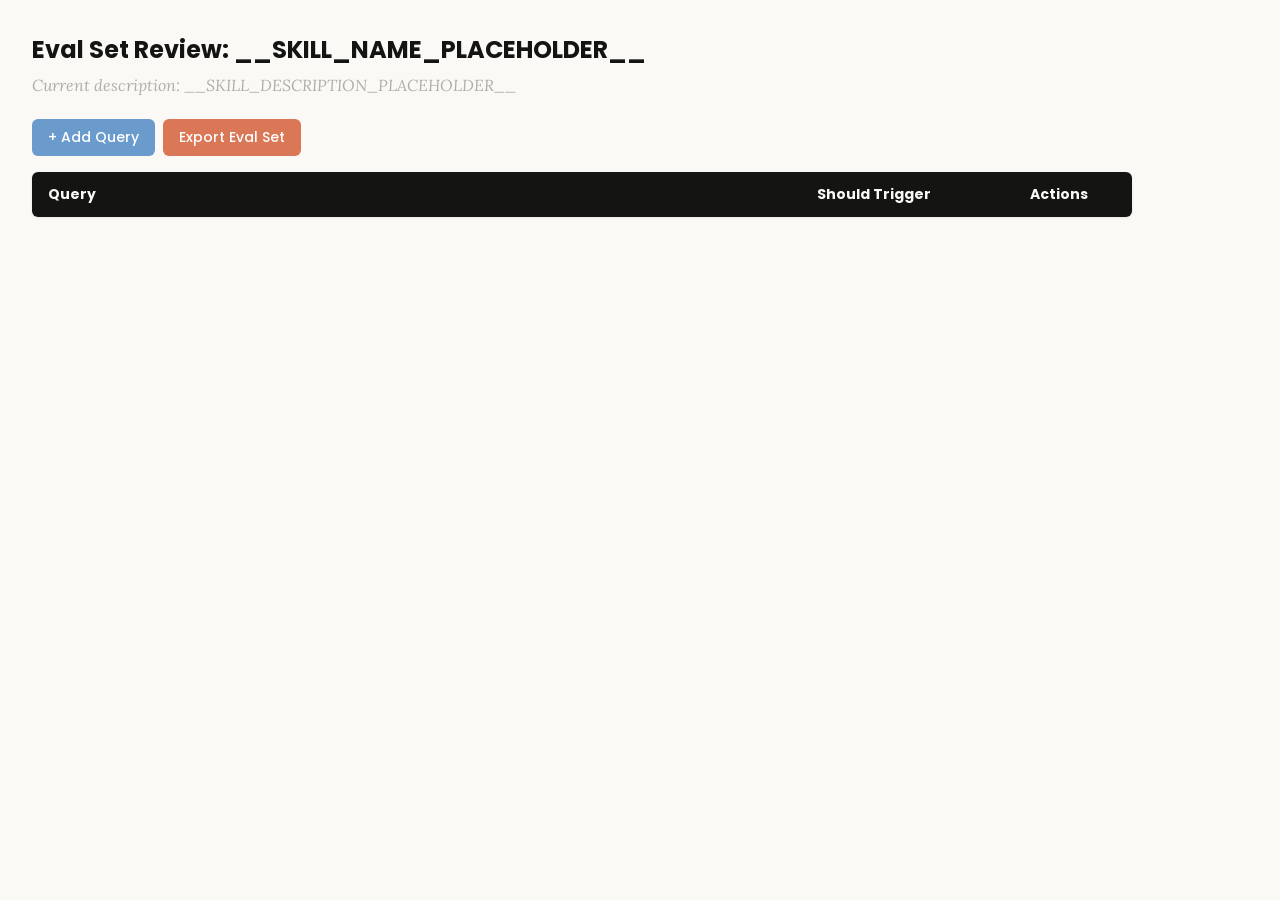
<file: .claude/skills/skill-creator/assets/eval_review.html>
<!DOCTYPE html>
<html lang="en">
<head>
  <meta charset="UTF-8">
  <meta name="viewport" content="width=device-width, initial-scale=1.0">
  <title>Eval Set Review - __SKILL_NAME_PLACEHOLDER__</title>
  <link rel="preconnect" href="https://fonts.googleapis.com">
  <link rel="preconnect" href="https://fonts.gstatic.com" crossorigin>
  <link href="https://fonts.googleapis.com/css2?family=Poppins:wght@500;600&family=Lora:wght@400;500&display=swap" rel="stylesheet">
  <style>
    * { box-sizing: border-box; margin: 0; padding: 0; }
    body { font-family: 'Lora', Georgia, serif; background: #faf9f5; padding: 2rem; color: #141413; }
    h1 { font-family: 'Poppins', sans-serif; margin-bottom: 0.5rem; font-size: 1.5rem; }
    .description { color: #b0aea5; margin-bottom: 1.5rem; font-style: italic; max-width: 900px; }
    .controls { margin-bottom: 1rem; display: flex; gap: 0.5rem; }
    .btn { font-family: 'Poppins', sans-serif; padding: 0.5rem 1rem; border: none; border-radius: 6px; cursor: pointer; font-size: 0.875rem; font-weight: 500; }
    .btn-add { background: #6a9bcc; color: white; }
    .btn-add:hover { background: #5889b8; }
    .btn-export { background: #d97757; color: white; }
    .btn-export:hover { background: #c4613f; }
    table { width: 100%; max-width: 1100px; border-collapse: collapse; background: white; border-radius: 6px; overflow: hidden; box-shadow: 0 1px 3px rgba(0,0,0,0.08); }
    th { font-family: 'Poppins', sans-serif; background: #141413; color: #faf9f5; padding: 0.75rem 1rem; text-align: left; font-size: 0.875rem; }
    td { padding: 0.75rem 1rem; border-bottom: 1px solid #e8e6dc; vertical-align: top; }
    tr:nth-child(even) td { background: #faf9f5; }
    tr:hover td { background: #f3f1ea; }
    .section-header td { background: #e8e6dc; font-family: 'Poppins', sans-serif; font-weight: 500; font-size: 0.8rem; color: #141413; text-transform: uppercase; letter-spacing: 0.05em; }
    .query-input { width: 100%; padding: 0.4rem; border: 1px solid #e8e6dc; border-radius: 4px; font-size: 0.875rem; font-family: 'Lora', Georgia, serif; resize: vertical; min-height: 60px; }
    .query-input:focus { outline: none; border-color: #d97757; box-shadow: 0 0 0 2px rgba(217,119,87,0.15); }
    .toggle { position: relative; display: inline-block; width: 44px; height: 24px; }
    .toggle input { opacity: 0; width: 0; height: 0; }
    .toggle .slider { position: absolute; inset: 0; background: #b0aea5; border-radius: 24px; cursor: pointer; transition: 0.2s; }
    .toggle .slider::before { content: ""; position: absolute; width: 18px; height: 18px; left: 3px; bottom: 3px; background: white; border-radius: 50%; transition: 0.2s; }
    .toggle input:checked + .slider { background: #d97757; }
    .toggle input:checked + .slider::before { transform: translateX(20px); }
    .btn-delete { background: #c44; color: white; padding: 0.3rem 0.6rem; border: none; border-radius: 4px; cursor: pointer; font-size: 0.75rem; font-family: 'Poppins', sans-serif; }
    .btn-delete:hover { background: #a33; }
    .summary { margin-top: 1rem; color: #b0aea5; font-size: 0.875rem; }
  </style>
</head>
<body>
  <h1>Eval Set Review: <span id="skill-name">__SKILL_NAME_PLACEHOLDER__</span></h1>
  <p class="description">Current description: <span id="skill-desc">__SKILL_DESCRIPTION_PLACEHOLDER__</span></p>

  <div class="controls">
    <button class="btn btn-add" onclick="addRow()">+ Add Query</button>
    <button class="btn btn-export" onclick="exportEvalSet()">Export Eval Set</button>
  </div>

  <table>
    <thead>
      <tr>
        <th style="width:65%">Query</th>
        <th style="width:18%">Should Trigger</th>
        <th style="width:10%">Actions</th>
      </tr>
    </thead>
    <tbody id="eval-body"></tbody>
  </table>

  <p class="summary" id="summary"></p>

  <script>
    const EVAL_DATA = __EVAL_DATA_PLACEHOLDER__;

    let evalItems = [...EVAL_DATA];

    function render() {
      const tbody = document.getElementById('eval-body');
      tbody.innerHTML = '';

      // Sort: should-trigger first, then should-not-trigger
      const sorted = evalItems
        .map((item, origIdx) => ({ ...item, origIdx }))
        .sort((a, b) => (b.should_trigger ? 1 : 0) - (a.should_trigger ? 1 : 0));

      let lastGroup = null;
      sorted.forEach(item => {
        const group = item.should_trigger ? 'trigger' : 'no-trigger';
        if (group !== lastGroup) {
          const headerRow = document.createElement('tr');
          headerRow.className = 'section-header';
          headerRow.innerHTML = `<td colspan="3">${item.should_trigger ? 'Should Trigger' : 'Should NOT Trigger'}</td>`;
          tbody.appendChild(headerRow);
          lastGroup = group;
        }

        const idx = item.origIdx;
        const tr = document.createElement('tr');
        tr.innerHTML = `
          <td><textarea class="query-input" onchange="updateQuery(${idx}, this.value)">${escapeHtml(item.query)}</textarea></td>
          <td>
            <label class="toggle">
              <input type="checkbox" ${item.should_trigger ? 'checked' : ''} onchange="updateTrigger(${idx}, this.checked)">
              <span class="slider"></span>
            </label>
            <span style="margin-left:8px;font-size:0.8rem;color:#b0aea5">${item.should_trigger ? 'Yes' : 'No'}</span>
          </td>
          <td><button class="btn-delete" onclick="deleteRow(${idx})">Delete</button></td>
        `;
        tbody.appendChild(tr);
      });
      updateSummary();
    }

    function escapeHtml(text) {
      const div = document.createElement('div');
      div.textContent = text;
      return div.innerHTML;
    }

    function updateQuery(idx, value) { evalItems[idx].query = value; updateSummary(); }
    function updateTrigger(idx, value) { evalItems[idx].should_trigger = value; render(); }
    function deleteRow(idx) { evalItems.splice(idx, 1); render(); }

    function addRow() {
      evalItems.push({ query: '', should_trigger: true });
      render();
      const inputs = document.querySelectorAll('.query-input');
      inputs[inputs.length - 1].focus();
    }

    function updateSummary() {
      const trigger = evalItems.filter(i => i.should_trigger).length;
      const noTrigger = evalItems.filter(i => !i.should_trigger).length;
      document.getElementById('summary').textContent =
        `${evalItems.length} queries total: ${trigger} should trigger, ${noTrigger} should not trigger`;
    }

    function exportEvalSet() {
      const valid = evalItems.filter(i => i.query.trim() !== '');
      const data = valid.map(i => ({ query: i.query.trim(), should_trigger: i.should_trigger }));
      const blob = new Blob([JSON.stringify(data, null, 2)], { type: 'application/json' });
      const url = URL.createObjectURL(blob);
      const a = document.createElement('a');
      a.href = url;
      a.download = 'eval_set.json';
      document.body.appendChild(a);
      a.click();
      document.body.removeChild(a);
      URL.revokeObjectURL(url);
    }

    render();
  </script>
</body>
</html>
</file>
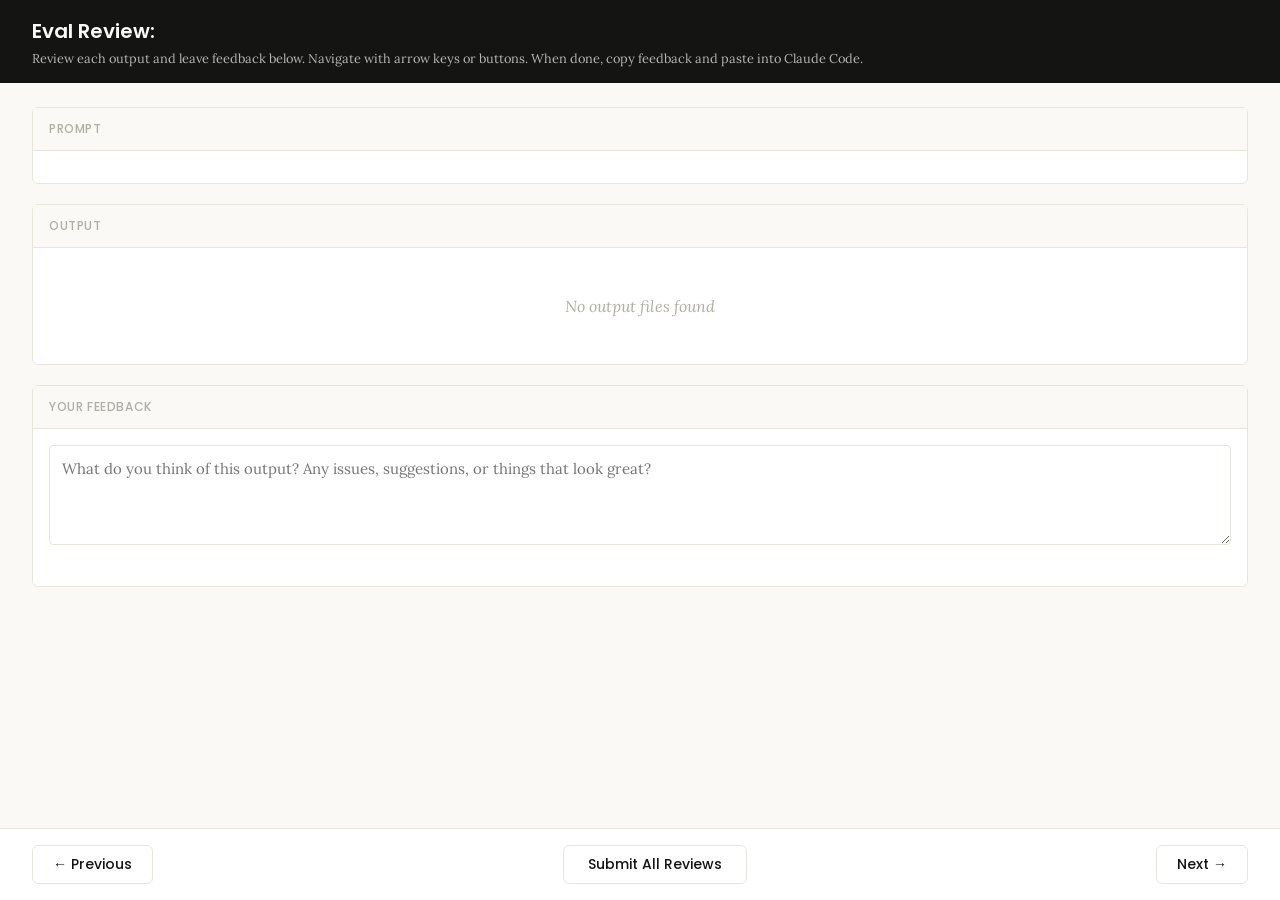
<file: .claude/skills/skill-creator/eval-viewer/viewer.html>
<!DOCTYPE html>
<html lang="en">
<head>
  <meta charset="UTF-8">
  <meta name="viewport" content="width=device-width, initial-scale=1.0">
  <title>Eval Review</title>
  <link rel="preconnect" href="https://fonts.googleapis.com">
  <link rel="preconnect" href="https://fonts.gstatic.com" crossorigin>
  <link href="https://fonts.googleapis.com/css2?family=Poppins:wght@500;600&family=Lora:wght@400;500&display=swap" rel="stylesheet">
  <script src="https://cdn.sheetjs.com/xlsx-0.20.3/package/dist/xlsx.full.min.js" integrity="sha384-EnyY0/GSHQGSxSgMwaIPzSESbqoOLSexfnSMN2AP+39Ckmn92stwABZynq1JyzdT" crossorigin="anonymous"></script>
  <style>
    :root {
      --bg: #faf9f5;
      --surface: #ffffff;
      --border: #e8e6dc;
      --text: #141413;
      --text-muted: #b0aea5;
      --accent: #d97757;
      --accent-hover: #c4613f;
      --green: #788c5d;
      --green-bg: #eef2e8;
      --red: #c44;
      --red-bg: #fceaea;
      --header-bg: #141413;
      --header-text: #faf9f5;
      --radius: 6px;
    }

    * { box-sizing: border-box; margin: 0; padding: 0; }

    body {
      font-family: 'Lora', Georgia, serif;
      background: var(--bg);
      color: var(--text);
      height: 100vh;
      display: flex;
      flex-direction: column;
    }

    /* ---- Header ---- */
    .header {
      background: var(--header-bg);
      color: var(--header-text);
      padding: 1rem 2rem;
      display: flex;
      justify-content: space-between;
      align-items: center;
      flex-shrink: 0;
    }
    .header h1 {
      font-family: 'Poppins', sans-serif;
      font-size: 1.25rem;
      font-weight: 600;
    }
    .header .instructions {
      font-size: 0.8rem;
      opacity: 0.7;
      margin-top: 0.25rem;
    }
    .header .progress {
      font-size: 0.875rem;
      opacity: 0.8;
      text-align: right;
    }

    /* ---- Main content ---- */
    .main {
      flex: 1;
      overflow-y: auto;
      padding: 1.5rem 2rem;
      display: flex;
      flex-direction: column;
      gap: 1.25rem;
    }

    /* ---- Sections ---- */
    .section {
      background: var(--surface);
      border: 1px solid var(--border);
      border-radius: var(--radius);
      flex-shrink: 0;
    }
    .section-header {
      font-family: 'Poppins', sans-serif;
      padding: 0.75rem 1rem;
      font-size: 0.75rem;
      font-weight: 500;
      text-transform: uppercase;
      letter-spacing: 0.05em;
      color: var(--text-muted);
      border-bottom: 1px solid var(--border);
      background: var(--bg);
    }
    .section-body {
      padding: 1rem;
    }

    /* ---- Config badge ---- */
    .config-badge {
      display: inline-block;
      padding: 0.2rem 0.625rem;
      border-radius: 9999px;
      font-family: 'Poppins', sans-serif;
      font-size: 0.6875rem;
      font-weight: 600;
      text-transform: uppercase;
      letter-spacing: 0.03em;
      margin-left: 0.75rem;
      vertical-align: middle;
    }
    .config-badge.config-primary {
      background: rgba(33, 150, 243, 0.12);
      color: #1976d2;
    }
    .config-badge.config-baseline {
      background: rgba(255, 193, 7, 0.15);
      color: #f57f17;
    }

    /* ---- Prompt ---- */
    .prompt-text {
      white-space: pre-wrap;
      font-size: 0.9375rem;
      line-height: 1.6;
    }

    /* ---- Outputs ---- */
    .output-file {
      border: 1px solid var(--border);
      border-radius: var(--radius);
      overflow: hidden;
    }
    .output-file + .output-file {
      margin-top: 1rem;
    }
    .output-file-header {
      padding: 0.5rem 0.75rem;
      font-size: 0.8rem;
      font-weight: 600;
      color: var(--text-muted);
      background: var(--bg);
      border-bottom: 1px solid var(--border);
      font-family: 'SF Mono', SFMono-Regular, Consolas, 'Liberation Mono', Menlo, monospace;
      display: flex;
      justify-content: space-between;
      align-items: center;
    }
    .output-file-header .dl-btn {
      font-size: 0.7rem;
      color: var(--accent);
      text-decoration: none;
      cursor: pointer;
      font-family: -apple-system, BlinkMacSystemFont, 'Segoe UI', sans-serif;
      font-weight: 500;
      opacity: 0.8;
    }
    .output-file-header .dl-btn:hover {
      opacity: 1;
      text-decoration: underline;
    }
    .output-file-content {
      padding: 0.75rem;
      overflow-x: auto;
    }
    .output-file-content pre {
      font-size: 0.8125rem;
      line-height: 1.5;
      white-space: pre-wrap;
      word-break: break-word;
      font-family: 'SF Mono', SFMono-Regular, Consolas, 'Liberation Mono', Menlo, monospace;
    }
    .output-file-content img {
      max-width: 100%;
      height: auto;
      border-radius: 4px;
    }
    .output-file-content iframe {
      width: 100%;
      height: 600px;
      border: none;
    }
    .output-file-content table {
      border-collapse: collapse;
      font-size: 0.8125rem;
      width: 100%;
    }
    .output-file-content table td,
    .output-file-content table th {
      border: 1px solid var(--border);
      padding: 0.375rem 0.5rem;
      text-align: left;
    }
    .output-file-content table th {
      background: var(--bg);
      font-weight: 600;
    }
    .output-file-content .download-link {
      display: inline-flex;
      align-items: center;
      gap: 0.5rem;
      padding: 0.5rem 1rem;
      background: var(--bg);
      border: 1px solid var(--border);
      border-radius: 4px;
      color: var(--accent);
      text-decoration: none;
      font-size: 0.875rem;
      cursor: pointer;
    }
    .output-file-content .download-link:hover {
      background: var(--border);
    }
    .empty-state {
      color: var(--text-muted);
      font-style: italic;
      padding: 2rem;
      text-align: center;
    }

    /* ---- Feedback ---- */
    .prev-feedback {
      background: var(--bg);
      border: 1px solid var(--border);
      border-radius: 4px;
      padding: 0.625rem 0.75rem;
      margin-top: 0.75rem;
      font-size: 0.8125rem;
      color: var(--text-muted);
      line-height: 1.5;
    }
    .prev-feedback-label {
      font-size: 0.7rem;
      font-weight: 600;
      text-transform: uppercase;
      letter-spacing: 0.04em;
      margin-bottom: 0.25rem;
      color: var(--text-muted);
    }
    .feedback-textarea {
      width: 100%;
      min-height: 100px;
      padding: 0.75rem;
      border: 1px solid var(--border);
      border-radius: 4px;
      font-family: inherit;
      font-size: 0.9375rem;
      line-height: 1.5;
      resize: vertical;
      color: var(--text);
    }
    .feedback-textarea:focus {
      outline: none;
      border-color: var(--accent);
      box-shadow: 0 0 0 3px rgba(37, 99, 235, 0.1);
    }
    .feedback-status {
      font-size: 0.75rem;
      color: var(--text-muted);
      margin-top: 0.5rem;
      min-height: 1.1em;
    }

    /* ---- Grades (collapsible) ---- */
    .grades-toggle {
      display: flex;
      align-items: center;
      cursor: pointer;
      user-select: none;
    }
    .grades-toggle:hover {
      color: var(--accent);
    }
    .grades-toggle .arrow {
      margin-right: 0.5rem;
      transition: transform 0.15s;
      font-size: 0.75rem;
    }
    .grades-toggle .arrow.open {
      transform: rotate(90deg);
    }
    .grades-content {
      display: none;
      margin-top: 0.75rem;
    }
    .grades-content.open {
      display: block;
    }
    .grades-summary {
      font-size: 0.875rem;
      margin-bottom: 0.75rem;
      display: flex;
      align-items: center;
      gap: 0.5rem;
    }
    .grade-badge {
      display: inline-block;
      padding: 0.125rem 0.5rem;
      border-radius: 9999px;
      font-size: 0.75rem;
      font-weight: 600;
    }
    .grade-pass { background: var(--green-bg); color: var(--green); }
    .grade-fail { background: var(--red-bg); color: var(--red); }
    .assertion-list {
      list-style: none;
    }
    .assertion-item {
      padding: 0.625rem 0;
      border-bottom: 1px solid var(--border);
      font-size: 0.8125rem;
    }
    .assertion-item:last-child { border-bottom: none; }
    .assertion-status {
      font-weight: 600;
      margin-right: 0.5rem;
    }
    .assertion-status.pass { color: var(--green); }
    .assertion-status.fail { color: var(--red); }
    .assertion-evidence {
      color: var(--text-muted);
      font-size: 0.75rem;
      margin-top: 0.25rem;
      padding-left: 1.5rem;
    }

    /* ---- View tabs ---- */
    .view-tabs {
      display: flex;
      gap: 0;
      padding: 0 2rem;
      background: var(--bg);
      border-bottom: 1px solid var(--border);
      flex-shrink: 0;
    }
    .view-tab {
      font-family: 'Poppins', sans-serif;
      padding: 0.625rem 1.25rem;
      font-size: 0.8125rem;
      font-weight: 500;
      cursor: pointer;
      border: none;
      background: none;
      color: var(--text-muted);
      border-bottom: 2px solid transparent;
      transition: all 0.15s;
    }
    .view-tab:hover { color: var(--text); }
    .view-tab.active {
      color: var(--accent);
      border-bottom-color: var(--accent);
    }
    .view-panel { display: none; }
    .view-panel.active { display: flex; flex-direction: column; flex: 1; overflow: hidden; }

    /* ---- Benchmark view ---- */
    .benchmark-view {
      padding: 1.5rem 2rem;
      overflow-y: auto;
      flex: 1;
    }
    .benchmark-table {
      border-collapse: collapse;
      background: var(--surface);
      border: 1px solid var(--border);
      border-radius: var(--radius);
      font-size: 0.8125rem;
      width: 100%;
      margin-bottom: 1.5rem;
    }
    .benchmark-table th, .benchmark-table td {
      padding: 0.625rem 0.75rem;
      text-align: left;
      border: 1px solid var(--border);
    }
    .benchmark-table th {
      font-family: 'Poppins', sans-serif;
      background: var(--header-bg);
      color: var(--header-text);
      font-weight: 500;
      font-size: 0.75rem;
      text-transform: uppercase;
      letter-spacing: 0.04em;
    }
    .benchmark-table tr:hover { background: var(--bg); }
    .benchmark-table tr.benchmark-row-with { background: rgba(33, 150, 243, 0.06); }
    .benchmark-table tr.benchmark-row-without { background: rgba(255, 193, 7, 0.06); }
    .benchmark-table tr.benchmark-row-with:hover { background: rgba(33, 150, 243, 0.12); }
    .benchmark-table tr.benchmark-row-without:hover { background: rgba(255, 193, 7, 0.12); }
    .benchmark-table tr.benchmark-row-avg { font-weight: 600; border-top: 2px solid var(--border); }
    .benchmark-table tr.benchmark-row-avg.benchmark-row-with { background: rgba(33, 150, 243, 0.12); }
    .benchmark-table tr.benchmark-row-avg.benchmark-row-without { background: rgba(255, 193, 7, 0.12); }
    .benchmark-delta-positive { color: var(--green); font-weight: 600; }
    .benchmark-delta-negative { color: var(--red); font-weight: 600; }
    .benchmark-notes {
      background: var(--surface);
      border: 1px solid var(--border);
      border-radius: var(--radius);
      padding: 1rem;
    }
    .benchmark-notes h3 {
      font-family: 'Poppins', sans-serif;
      font-size: 0.875rem;
      margin-bottom: 0.75rem;
    }
    .benchmark-notes ul {
      list-style: disc;
      padding-left: 1.25rem;
    }
    .benchmark-notes li {
      font-size: 0.8125rem;
      line-height: 1.6;
      margin-bottom: 0.375rem;
    }
    .benchmark-empty {
      color: var(--text-muted);
      font-style: italic;
      text-align: center;
      padding: 3rem;
    }

    /* ---- Navigation ---- */
    .nav {
      display: flex;
      justify-content: space-between;
      align-items: center;
      padding: 1rem 2rem;
      border-top: 1px solid var(--border);
      background: var(--surface);
      flex-shrink: 0;
    }
    .nav-btn {
      font-family: 'Poppins', sans-serif;
      padding: 0.5rem 1.25rem;
      border: 1px solid var(--border);
      border-radius: var(--radius);
      background: var(--surface);
      cursor: pointer;
      font-size: 0.875rem;
      font-weight: 500;
      color: var(--text);
      transition: all 0.15s;
    }
    .nav-btn:hover:not(:disabled) {
      background: var(--bg);
      border-color: var(--text-muted);
    }
    .nav-btn:disabled {
      opacity: 0.4;
      cursor: not-allowed;
    }
    .done-btn {
      font-family: 'Poppins', sans-serif;
      padding: 0.5rem 1.5rem;
      border: 1px solid var(--border);
      border-radius: var(--radius);
      background: var(--surface);
      color: var(--text);
      cursor: pointer;
      font-size: 0.875rem;
      font-weight: 500;
      transition: all 0.15s;
    }
    .done-btn:hover {
      background: var(--bg);
      border-color: var(--text-muted);
    }
    .done-btn.ready {
      border: none;
      background: var(--accent);
      color: white;
      font-weight: 600;
    }
    .done-btn.ready:hover {
      background: var(--accent-hover);
    }
    /* ---- Done overlay ---- */
    .done-overlay {
      display: none;
      position: fixed;
      inset: 0;
      background: rgba(0, 0, 0, 0.5);
      z-index: 100;
      justify-content: center;
      align-items: center;
    }
    .done-overlay.visible {
      display: flex;
    }
    .done-card {
      background: var(--surface);
      border-radius: 12px;
      padding: 2rem 3rem;
      text-align: center;
      box-shadow: 0 20px 60px rgba(0, 0, 0, 0.3);
      max-width: 500px;
    }
    .done-card h2 {
      font-size: 1.5rem;
      margin-bottom: 0.5rem;
    }
    .done-card p {
      color: var(--text-muted);
      margin-bottom: 1.5rem;
      line-height: 1.5;
    }
    .done-card .btn-row {
      display: flex;
      gap: 0.5rem;
      justify-content: center;
    }
    .done-card button {
      padding: 0.5rem 1.25rem;
      border: 1px solid var(--border);
      border-radius: var(--radius);
      background: var(--surface);
      cursor: pointer;
      font-size: 0.875rem;
    }
    .done-card button:hover {
      background: var(--bg);
    }
    /* ---- Toast ---- */
    .toast {
      position: fixed;
      bottom: 5rem;
      left: 50%;
      transform: translateX(-50%);
      background: var(--header-bg);
      color: var(--header-text);
      padding: 0.625rem 1.25rem;
      border-radius: var(--radius);
      font-size: 0.875rem;
      opacity: 0;
      transition: opacity 0.3s;
      pointer-events: none;
      z-index: 200;
    }
    .toast.visible {
      opacity: 1;
    }
  </style>
</head>
<body>
  <div id="app" style="height:100vh; display:flex; flex-direction:column;">
    <div class="header">
      <div>
        <h1>Eval Review: <span id="skill-name"></span></h1>
        <div class="instructions">Review each output and leave feedback below. Navigate with arrow keys or buttons. When done, copy feedback and paste into Claude Code.</div>
      </div>
      <div class="progress" id="progress"></div>
    </div>

    <!-- View tabs (only shown when benchmark data exists) -->
    <div class="view-tabs" id="view-tabs" style="display:none;">
      <button class="view-tab active" onclick="switchView('outputs')">Outputs</button>
      <button class="view-tab" onclick="switchView('benchmark')">Benchmark</button>
    </div>

    <!-- Outputs panel (qualitative review) -->
    <div class="view-panel active" id="panel-outputs">
    <div class="main">
      <!-- Prompt -->
      <div class="section">
        <div class="section-header">Prompt <span class="config-badge" id="config-badge" style="display:none;"></span></div>
        <div class="section-body">
          <div class="prompt-text" id="prompt-text"></div>
        </div>
      </div>

      <!-- Outputs -->
      <div class="section">
        <div class="section-header">Output</div>
        <div class="section-body" id="outputs-body">
          <div class="empty-state">No output files found</div>
        </div>
      </div>

      <!-- Previous Output (collapsible) -->
      <div class="section" id="prev-outputs-section" style="display:none;">
        <div class="section-header">
          <div class="grades-toggle" onclick="togglePrevOutputs()">
            <span class="arrow" id="prev-outputs-arrow">&#9654;</span>
            Previous Output
          </div>
        </div>
        <div class="grades-content" id="prev-outputs-content"></div>
      </div>

      <!-- Grades (collapsible) -->
      <div class="section" id="grades-section" style="display:none;">
        <div class="section-header">
          <div class="grades-toggle" onclick="toggleGrades()">
            <span class="arrow" id="grades-arrow">&#9654;</span>
            Formal Grades
          </div>
        </div>
        <div class="grades-content" id="grades-content"></div>
      </div>

      <!-- Feedback -->
      <div class="section">
        <div class="section-header">Your Feedback</div>
        <div class="section-body">
          <textarea
            class="feedback-textarea"
            id="feedback"
            placeholder="What do you think of this output? Any issues, suggestions, or things that look great?"
          ></textarea>
          <div class="feedback-status" id="feedback-status"></div>
          <div class="prev-feedback" id="prev-feedback" style="display:none;">
            <div class="prev-feedback-label">Previous feedback</div>
            <div id="prev-feedback-text"></div>
          </div>
        </div>
      </div>
    </div>

    <div class="nav" id="outputs-nav">
      <button class="nav-btn" id="prev-btn" onclick="navigate(-1)">&#8592; Previous</button>
      <button class="done-btn" id="done-btn" onclick="showDoneDialog()">Submit All Reviews</button>
      <button class="nav-btn" id="next-btn" onclick="navigate(1)">Next &#8594;</button>
    </div>
    </div><!-- end panel-outputs -->

    <!-- Benchmark panel (quantitative stats) -->
    <div class="view-panel" id="panel-benchmark">
      <div class="benchmark-view" id="benchmark-content">
        <div class="benchmark-empty">No benchmark data available. Run a benchmark to see quantitative results here.</div>
      </div>
    </div>
  </div>

  <!-- Done overlay -->
  <div class="done-overlay" id="done-overlay">
    <div class="done-card">
      <h2>Review Complete</h2>
      <p>Your feedback has been saved. Go back to your Claude Code session and tell Claude you're done reviewing.</p>
      <div class="btn-row">
        <button onclick="closeDoneDialog()">OK</button>
      </div>
    </div>
  </div>

  <!-- Toast -->
  <div class="toast" id="toast"></div>

  <script>
    // ---- Embedded data (injected by generate_review.py) ----
    /*__EMBEDDED_DATA__*/

    // ---- State ----
    let feedbackMap = {};  // run_id -> feedback text
    let currentIndex = 0;
    let visitedRuns = new Set();

    // ---- Init ----
    async function init() {
      // Load saved feedback from server — but only if this isn't a fresh
      // iteration (indicated by previous_feedback being present). When
      // previous feedback exists, the feedback.json on disk is stale from
      // the prior iteration and should not pre-fill the textareas.
      const hasPrevious = Object.keys(EMBEDDED_DATA.previous_feedback || {}).length > 0
        || Object.keys(EMBEDDED_DATA.previous_outputs || {}).length > 0;
      if (!hasPrevious) {
        try {
          const resp = await fetch("/api/feedback");
          const data = await resp.json();
          if (data.reviews) {
            for (const r of data.reviews) feedbackMap[r.run_id] = r.feedback;
          }
        } catch { /* first run, no feedback yet */ }
      }

      document.getElementById("skill-name").textContent = EMBEDDED_DATA.skill_name;
      showRun(0);

      // Wire up feedback auto-save
      const textarea = document.getElementById("feedback");
      let saveTimeout = null;
      textarea.addEventListener("input", () => {
        clearTimeout(saveTimeout);
        document.getElementById("feedback-status").textContent = "";
        saveTimeout = setTimeout(() => saveCurrentFeedback(), 800);
      });
    }

    // ---- Navigation ----
    function navigate(delta) {
      const newIndex = currentIndex + delta;
      if (newIndex >= 0 && newIndex < EMBEDDED_DATA.runs.length) {
        saveCurrentFeedback();
        showRun(newIndex);
      }
    }

    function updateNavButtons() {
      document.getElementById("prev-btn").disabled = currentIndex === 0;
      document.getElementById("next-btn").disabled =
        currentIndex === EMBEDDED_DATA.runs.length - 1;
    }

    // ---- Show a run ----
    function showRun(index) {
      currentIndex = index;
      const run = EMBEDDED_DATA.runs[index];

      // Progress
      document.getElementById("progress").textContent =
        `${index + 1} of ${EMBEDDED_DATA.runs.length}`;

      // Prompt
      document.getElementById("prompt-text").textContent = run.prompt;

      // Config badge
      const badge = document.getElementById("config-badge");
      const configMatch = run.id.match(/(with_skill|without_skill|new_skill|old_skill)/);
      if (configMatch) {
        const config = configMatch[1];
        const isBaseline = config === "without_skill" || config === "old_skill";
        badge.textContent = config.replace(/_/g, " ");
        badge.className = "config-badge " + (isBaseline ? "config-baseline" : "config-primary");
        badge.style.display = "inline-block";
      } else {
        badge.style.display = "none";
      }

      // Outputs
      renderOutputs(run);

      // Previous outputs
      renderPrevOutputs(run);

      // Grades
      renderGrades(run);

      // Previous feedback
      const prevFb = (EMBEDDED_DATA.previous_feedback || {})[run.id];
      const prevEl = document.getElementById("prev-feedback");
      if (prevFb) {
        document.getElementById("prev-feedback-text").textContent = prevFb;
        prevEl.style.display = "block";
      } else {
        prevEl.style.display = "none";
      }

      // Feedback
      document.getElementById("feedback").value = feedbackMap[run.id] || "";
      document.getElementById("feedback-status").textContent = "";

      updateNavButtons();

      // Track visited runs and promote done button when all visited
      visitedRuns.add(index);
      const doneBtn = document.getElementById("done-btn");
      if (visitedRuns.size >= EMBEDDED_DATA.runs.length) {
        doneBtn.classList.add("ready");
      }

      // Scroll main content to top
      document.querySelector(".main").scrollTop = 0;
    }

    // ---- Render outputs ----
    function renderOutputs(run) {
      const container = document.getElementById("outputs-body");
      container.innerHTML = "";

      const outputs = run.outputs || [];
      if (outputs.length === 0) {
        container.innerHTML = '<div class="empty-state">No output files</div>';
        return;
      }

      for (const file of outputs) {
        const fileDiv = document.createElement("div");
        fileDiv.className = "output-file";

        // Always show file header with download link
        const header = document.createElement("div");
        header.className = "output-file-header";
        const nameSpan = document.createElement("span");
        nameSpan.textContent = file.name;
        header.appendChild(nameSpan);
        const dlBtn = document.createElement("a");
        dlBtn.className = "dl-btn";
        dlBtn.textContent = "Download";
        dlBtn.download = file.name;
        dlBtn.href = getDownloadUri(file);
        header.appendChild(dlBtn);
        fileDiv.appendChild(header);

        const content = document.createElement("div");
        content.className = "output-file-content";

        if (file.type === "text") {
          const pre = document.createElement("pre");
          pre.textContent = file.content;
          content.appendChild(pre);
        } else if (file.type === "image") {
          const img = document.createElement("img");
          img.src = file.data_uri;
          img.alt = file.name;
          content.appendChild(img);
        } else if (file.type === "pdf") {
          const iframe = document.createElement("iframe");
          iframe.src = file.data_uri;
          content.appendChild(iframe);
        } else if (file.type === "xlsx") {
          renderXlsx(content, file.data_b64);
        } else if (file.type === "binary") {
          const a = document.createElement("a");
          a.className = "download-link";
          a.href = file.data_uri;
          a.download = file.name;
          a.textContent = "Download " + file.name;
          content.appendChild(a);
        } else if (file.type === "error") {
          const pre = document.createElement("pre");
          pre.textContent = file.content;
          pre.style.color = "var(--red)";
          content.appendChild(pre);
        }

        fileDiv.appendChild(content);
        container.appendChild(fileDiv);
      }
    }

    // ---- XLSX rendering via SheetJS ----
    function renderXlsx(container, b64Data) {
      try {
        const raw = Uint8Array.from(atob(b64Data), c => c.charCodeAt(0));
        const wb = XLSX.read(raw, { type: "array" });

        for (let i = 0; i < wb.SheetNames.length; i++) {
          const sheetName = wb.SheetNames[i];
          const ws = wb.Sheets[sheetName];

          if (wb.SheetNames.length > 1) {
            const sheetLabel = document.createElement("div");
            sheetLabel.style.cssText =
              "font-weight:600; font-size:0.8rem; color:#b0aea5; margin-top:0.5rem; margin-bottom:0.25rem;";
            sheetLabel.textContent = "Sheet: " + sheetName;
            container.appendChild(sheetLabel);
          }

          const htmlStr = XLSX.utils.sheet_to_html(ws, { editable: false });
          const wrapper = document.createElement("div");
          wrapper.innerHTML = htmlStr;
          container.appendChild(wrapper);
        }
      } catch (err) {
        container.textContent = "Error rendering spreadsheet: " + err.message;
      }
    }

    // ---- Grades ----
    function renderGrades(run) {
      const section = document.getElementById("grades-section");
      const content = document.getElementById("grades-content");

      if (!run.grading) {
        section.style.display = "none";
        return;
      }

      const grading = run.grading;
      section.style.display = "block";
      // Reset to collapsed
      content.classList.remove("open");
      document.getElementById("grades-arrow").classList.remove("open");

      const summary = grading.summary || {};
      const expectations = grading.expectations || [];

      let html = '<div style="padding: 1rem;">';

      // Summary line
      const passRate = summary.pass_rate != null
        ? Math.round(summary.pass_rate * 100) + "%"
        : "?";
      const badgeClass = summary.pass_rate >= 0.8 ? "grade-pass" : summary.pass_rate >= 0.5 ? "" : "grade-fail";
      html += '<div class="grades-summary">';
      html += '<span class="grade-badge ' + badgeClass + '">' + passRate + '</span>';
      html += '<span>' + (summary.passed || 0) + ' passed, ' + (summary.failed || 0) + ' failed of ' + (summary.total || 0) + '</span>';
      html += '</div>';

      // Assertions list
      html += '<ul class="assertion-list">';
      for (const exp of expectations) {
        const statusClass = exp.passed ? "pass" : "fail";
        const statusIcon = exp.passed ? "\u2713" : "\u2717";
        html += '<li class="assertion-item">';
        html += '<span class="assertion-status ' + statusClass + '">' + statusIcon + '</span>';
        html += '<span>' + escapeHtml(exp.text) + '</span>';
        if (exp.evidence) {
          html += '<div class="assertion-evidence">' + escapeHtml(exp.evidence) + '</div>';
        }
        html += '</li>';
      }
      html += '</ul>';

      html += '</div>';
      content.innerHTML = html;
    }

    function toggleGrades() {
      const content = document.getElementById("grades-content");
      const arrow = document.getElementById("grades-arrow");
      content.classList.toggle("open");
      arrow.classList.toggle("open");
    }

    // ---- Previous outputs (collapsible) ----
    function renderPrevOutputs(run) {
      const section = document.getElementById("prev-outputs-section");
      const content = document.getElementById("prev-outputs-content");
      const prevOutputs = (EMBEDDED_DATA.previous_outputs || {})[run.id];

      if (!prevOutputs || prevOutputs.length === 0) {
        section.style.display = "none";
        return;
      }

      section.style.display = "block";
      // Reset to collapsed
      content.classList.remove("open");
      document.getElementById("prev-outputs-arrow").classList.remove("open");

      // Render the files into the content area
      content.innerHTML = "";
      const wrapper = document.createElement("div");
      wrapper.style.padding = "1rem";

      for (const file of prevOutputs) {
        const fileDiv = document.createElement("div");
        fileDiv.className = "output-file";

        const header = document.createElement("div");
        header.className = "output-file-header";
        const nameSpan = document.createElement("span");
        nameSpan.textContent = file.name;
        header.appendChild(nameSpan);
        const dlBtn = document.createElement("a");
        dlBtn.className = "dl-btn";
        dlBtn.textContent = "Download";
        dlBtn.download = file.name;
        dlBtn.href = getDownloadUri(file);
        header.appendChild(dlBtn);
        fileDiv.appendChild(header);

        const fc = document.createElement("div");
        fc.className = "output-file-content";

        if (file.type === "text") {
          const pre = document.createElement("pre");
          pre.textContent = file.content;
          fc.appendChild(pre);
        } else if (file.type === "image") {
          const img = document.createElement("img");
          img.src = file.data_uri;
          img.alt = file.name;
          fc.appendChild(img);
        } else if (file.type === "pdf") {
          const iframe = document.createElement("iframe");
          iframe.src = file.data_uri;
          fc.appendChild(iframe);
        } else if (file.type === "xlsx") {
          renderXlsx(fc, file.data_b64);
        } else if (file.type === "binary") {
          const a = document.createElement("a");
          a.className = "download-link";
          a.href = file.data_uri;
          a.download = file.name;
          a.textContent = "Download " + file.name;
          fc.appendChild(a);
        }

        fileDiv.appendChild(fc);
        wrapper.appendChild(fileDiv);
      }

      content.appendChild(wrapper);
    }

    function togglePrevOutputs() {
      const content = document.getElementById("prev-outputs-content");
      const arrow = document.getElementById("prev-outputs-arrow");
      content.classList.toggle("open");
      arrow.classList.toggle("open");
    }

    // ---- Feedback (saved to server -> feedback.json) ----
    function saveCurrentFeedback() {
      const run = EMBEDDED_DATA.runs[currentIndex];
      const text = document.getElementById("feedback").value;

      if (text.trim() === "") {
        delete feedbackMap[run.id];
      } else {
        feedbackMap[run.id] = text;
      }

      // Build reviews array from map
      const reviews = [];
      for (const [run_id, feedback] of Object.entries(feedbackMap)) {
        if (feedback.trim()) {
          reviews.push({ run_id, feedback, timestamp: new Date().toISOString() });
        }
      }

      fetch("/api/feedback", {
        method: "POST",
        headers: { "Content-Type": "application/json" },
        body: JSON.stringify({ reviews, status: "in_progress" }),
      }).then(() => {
        document.getElementById("feedback-status").textContent = "Saved";
      }).catch(() => {
        // Static mode or server unavailable — no-op on auto-save,
        // feedback will be downloaded on final submit
        document.getElementById("feedback-status").textContent = "Will download on submit";
      });
    }

    // ---- Done ----
    function showDoneDialog() {
      // Save current textarea to feedbackMap (but don't POST yet)
      const run = EMBEDDED_DATA.runs[currentIndex];
      const text = document.getElementById("feedback").value;
      if (text.trim() === "") {
        delete feedbackMap[run.id];
      } else {
        feedbackMap[run.id] = text;
      }

      // POST once with status: complete — include ALL runs so the model
      // can distinguish "no feedback" (looks good) from "not reviewed"
      const reviews = [];
      const ts = new Date().toISOString();
      for (const r of EMBEDDED_DATA.runs) {
        reviews.push({ run_id: r.id, feedback: feedbackMap[r.id] || "", timestamp: ts });
      }
      const payload = JSON.stringify({ reviews, status: "complete" }, null, 2);
      fetch("/api/feedback", {
        method: "POST",
        headers: { "Content-Type": "application/json" },
        body: payload,
      }).then(() => {
        document.getElementById("done-overlay").classList.add("visible");
      }).catch(() => {
        // Server not available (static mode) — download as file
        const blob = new Blob([payload], { type: "application/json" });
        const url = URL.createObjectURL(blob);
        const a = document.createElement("a");
        a.href = url;
        a.download = "feedback.json";
        a.click();
        URL.revokeObjectURL(url);
        document.getElementById("done-overlay").classList.add("visible");
      });
    }

    function closeDoneDialog() {
      // Reset status back to in_progress
      saveCurrentFeedback();
      document.getElementById("done-overlay").classList.remove("visible");
    }

    // ---- Toast ----
    function showToast(message) {
      const toast = document.getElementById("toast");
      toast.textContent = message;
      toast.classList.add("visible");
      setTimeout(() => toast.classList.remove("visible"), 2000);
    }

    // ---- Keyboard nav ----
    document.addEventListener("keydown", (e) => {
      // Don't capture when typing in textarea
      if (e.target.tagName === "TEXTAREA") return;

      if (e.key === "ArrowLeft" || e.key === "ArrowUp") {
        e.preventDefault();
        navigate(-1);
      } else if (e.key === "ArrowRight" || e.key === "ArrowDown") {
        e.preventDefault();
        navigate(1);
      }
    });

    // ---- Util ----
    function getDownloadUri(file) {
      if (file.data_uri) return file.data_uri;
      if (file.data_b64) return "data:application/octet-stream;base64," + file.data_b64;
      if (file.type === "text") return "data:text/plain;charset=utf-8," + encodeURIComponent(file.content);
      return "#";
    }

    function escapeHtml(text) {
      const div = document.createElement("div");
      div.textContent = text;
      return div.innerHTML;
    }

    // ---- View switching ----
    function switchView(view) {
      document.querySelectorAll(".view-tab").forEach(t => t.classList.remove("active"));
      document.querySelectorAll(".view-panel").forEach(p => p.classList.remove("active"));
      document.querySelector(`[onclick="switchView('${view}')"]`).classList.add("active");
      document.getElementById("panel-" + view).classList.add("active");
    }

    // ---- Benchmark rendering ----
    function renderBenchmark() {
      const data = EMBEDDED_DATA.benchmark;
      if (!data) return;

      // Show the tabs
      document.getElementById("view-tabs").style.display = "flex";

      const container = document.getElementById("benchmark-content");
      const summary = data.run_summary || {};
      const metadata = data.metadata || {};
      const notes = data.notes || [];

      let html = "";

      // Header
      html += "<h2 style='font-family: Poppins, sans-serif; margin-bottom: 0.5rem;'>Benchmark Results</h2>";
      html += "<p style='color: var(--text-muted); font-size: 0.875rem; margin-bottom: 1.25rem;'>";
      if (metadata.skill_name) html += "<strong>" + escapeHtml(metadata.skill_name) + "</strong> &mdash; ";
      if (metadata.timestamp) html += metadata.timestamp + " &mdash; ";
      if (metadata.evals_run) html += "Evals: " + metadata.evals_run.join(", ") + " &mdash; ";
      html += (metadata.runs_per_configuration || "?") + " runs per configuration";
      html += "</p>";

      // Summary table
      html += '<table class="benchmark-table">';

      function fmtStat(stat, pct) {
        if (!stat) return "—";
        const suffix = pct ? "%" : "";
        const m = pct ? (stat.mean * 100).toFixed(0) : stat.mean.toFixed(1);
        const s = pct ? (stat.stddev * 100).toFixed(0) : stat.stddev.toFixed(1);
        return m + suffix + " ± " + s + suffix;
      }

      function deltaClass(val) {
        if (!val) return "";
        const n = parseFloat(val);
        if (n > 0) return "benchmark-delta-positive";
        if (n < 0) return "benchmark-delta-negative";
        return "";
      }

      // Discover config names dynamically (everything except "delta")
      const configs = Object.keys(summary).filter(k => k !== "delta");
      const configA = configs[0] || "config_a";
      const configB = configs[1] || "config_b";
      const labelA = configA.replace(/_/g, " ").replace(/\b\w/g, c => c.toUpperCase());
      const labelB = configB.replace(/_/g, " ").replace(/\b\w/g, c => c.toUpperCase());
      const a = summary[configA] || {};
      const b = summary[configB] || {};
      const delta = summary.delta || {};

      html += "<thead><tr><th>Metric</th><th>" + escapeHtml(labelA) + "</th><th>" + escapeHtml(labelB) + "</th><th>Delta</th></tr></thead>";
      html += "<tbody>";

      html += "<tr><td><strong>Pass Rate</strong></td>";
      html += "<td>" + fmtStat(a.pass_rate, true) + "</td>";
      html += "<td>" + fmtStat(b.pass_rate, true) + "</td>";
      html += '<td class="' + deltaClass(delta.pass_rate) + '">' + (delta.pass_rate || "—") + "</td></tr>";

      // Time (only show row if data exists)
      if (a.time_seconds || b.time_seconds) {
        html += "<tr><td><strong>Time (s)</strong></td>";
        html += "<td>" + fmtStat(a.time_seconds, false) + "</td>";
        html += "<td>" + fmtStat(b.time_seconds, false) + "</td>";
        html += '<td class="' + deltaClass(delta.time_seconds) + '">' + (delta.time_seconds ? delta.time_seconds + "s" : "—") + "</td></tr>";
      }

      // Tokens (only show row if data exists)
      if (a.tokens || b.tokens) {
        html += "<tr><td><strong>Tokens</strong></td>";
        html += "<td>" + fmtStat(a.tokens, false) + "</td>";
        html += "<td>" + fmtStat(b.tokens, false) + "</td>";
        html += '<td class="' + deltaClass(delta.tokens) + '">' + (delta.tokens || "—") + "</td></tr>";
      }

      html += "</tbody></table>";

      // Per-eval breakdown (if runs data available)
      const runs = data.runs || [];
      if (runs.length > 0) {
        const evalIds = [...new Set(runs.map(r => r.eval_id))].sort((a, b) => a - b);

        html += "<h3 style='font-family: Poppins, sans-serif; margin-bottom: 0.75rem;'>Per-Eval Breakdown</h3>";

        const hasTime = runs.some(r => r.result && r.result.time_seconds != null);
        const hasErrors = runs.some(r => r.result && r.result.errors > 0);

        for (const evalId of evalIds) {
          const evalRuns = runs.filter(r => r.eval_id === evalId);
          const evalName = evalRuns[0] && evalRuns[0].eval_name ? evalRuns[0].eval_name : "Eval " + evalId;

          html += "<h4 style='font-family: Poppins, sans-serif; margin: 1rem 0 0.5rem; color: var(--text);'>" + escapeHtml(evalName) + "</h4>";
          html += '<table class="benchmark-table">';
          html += "<thead><tr><th>Config</th><th>Run</th><th>Pass Rate</th>";
          if (hasTime) html += "<th>Time (s)</th>";
          if (hasErrors) html += "<th>Crashes During Execution</th>";
          html += "</tr></thead>";
          html += "<tbody>";

          // Group by config and render with average rows
          const configGroups = [...new Set(evalRuns.map(r => r.configuration))];
          for (let ci = 0; ci < configGroups.length; ci++) {
            const config = configGroups[ci];
            const configRuns = evalRuns.filter(r => r.configuration === config);
            if (configRuns.length === 0) continue;

            const rowClass = ci === 0 ? "benchmark-row-with" : "benchmark-row-without";
            const configLabel = config.replace(/_/g, " ").replace(/\b\w/g, c => c.toUpperCase());

            for (const run of configRuns) {
              const r = run.result || {};
              const prClass = r.pass_rate >= 0.8 ? "benchmark-delta-positive" : r.pass_rate < 0.5 ? "benchmark-delta-negative" : "";
              html += '<tr class="' + rowClass + '">';
              html += "<td>" + configLabel + "</td>";
              html += "<td>" + run.run_number + "</td>";
              html += '<td class="' + prClass + '">' + ((r.pass_rate || 0) * 100).toFixed(0) + "% (" + (r.passed || 0) + "/" + (r.total || 0) + ")</td>";
              if (hasTime) html += "<td>" + (r.time_seconds != null ? r.time_seconds.toFixed(1) : "—") + "</td>";
              if (hasErrors) html += "<td>" + (r.errors || 0) + "</td>";
              html += "</tr>";
            }

            // Average row
            const rates = configRuns.map(r => (r.result || {}).pass_rate || 0);
            const avgRate = rates.reduce((a, b) => a + b, 0) / rates.length;
            const avgPrClass = avgRate >= 0.8 ? "benchmark-delta-positive" : avgRate < 0.5 ? "benchmark-delta-negative" : "";
            html += '<tr class="benchmark-row-avg ' + rowClass + '">';
            html += "<td>" + configLabel + "</td>";
            html += "<td>Avg</td>";
            html += '<td class="' + avgPrClass + '">' + (avgRate * 100).toFixed(0) + "%</td>";
            if (hasTime) {
              const times = configRuns.map(r => (r.result || {}).time_seconds).filter(t => t != null);
              html += "<td>" + (times.length ? (times.reduce((a, b) => a + b, 0) / times.length).toFixed(1) : "—") + "</td>";
            }
            if (hasErrors) html += "<td></td>";
            html += "</tr>";
          }
          html += "</tbody></table>";

          // Per-assertion detail for this eval
          const runsWithExpectations = {};
          for (const config of configGroups) {
            runsWithExpectations[config] = evalRuns.filter(r => r.configuration === config && r.expectations && r.expectations.length > 0);
          }
          const hasAnyExpectations = Object.values(runsWithExpectations).some(runs => runs.length > 0);
          if (hasAnyExpectations) {
            // Collect all unique assertion texts across all configs
            const allAssertions = [];
            const seen = new Set();
            for (const config of configGroups) {
              for (const run of runsWithExpectations[config]) {
                for (const exp of (run.expectations || [])) {
                  if (!seen.has(exp.text)) {
                    seen.add(exp.text);
                    allAssertions.push(exp.text);
                  }
                }
              }
            }

            html += '<table class="benchmark-table" style="margin-top: 0.5rem;">';
            html += "<thead><tr><th>Assertion</th>";
            for (const config of configGroups) {
              const label = config.replace(/_/g, " ").replace(/\b\w/g, c => c.toUpperCase());
              html += "<th>" + escapeHtml(label) + "</th>";
            }
            html += "</tr></thead><tbody>";

            for (const assertionText of allAssertions) {
              html += "<tr><td>" + escapeHtml(assertionText) + "</td>";

              for (const config of configGroups) {
                html += "<td>";
                for (const run of runsWithExpectations[config]) {
                  const exp = (run.expectations || []).find(e => e.text === assertionText);
                  if (exp) {
                    const cls = exp.passed ? "benchmark-delta-positive" : "benchmark-delta-negative";
                    const icon = exp.passed ? "\u2713" : "\u2717";
                    html += '<span class="' + cls + '" title="Run ' + run.run_number + ': ' + escapeHtml(exp.evidence || "") + '">' + icon + "</span> ";
                  } else {
                    html += "— ";
                  }
                }
                html += "</td>";
              }
              html += "</tr>";
            }
            html += "</tbody></table>";
          }
        }
      }

      // Notes
      if (notes.length > 0) {
        html += '<div class="benchmark-notes">';
        html += "<h3>Analysis Notes</h3>";
        html += "<ul>";
        for (const note of notes) {
          html += "<li>" + escapeHtml(note) + "</li>";
        }
        html += "</ul></div>";
      }

      container.innerHTML = html;
    }

    // ---- Start ----
    init();
    renderBenchmark();
  </script>
</body>
</html>
</file>
<file: front/commun.css>
/* Écrans de travail : thème clair et sobre. Le portail (portail.css) porte seul la mise en scène. */
:root {
  --rouge: #EE3B45;
  --rouge-fonce: #C9262F;
  --encre: #14161f;
  --encre-2: #4a4f63;
  --encre-3: #7a8096;
  --fond: #f5f6f9;
  --surface: #ffffff;
  --filet: #e3e6ee;
  --filet-fort: #cfd4e0;
  --critique: #b4141e;
  --majeure: #e2541c;
  --mineure: #c99212;
  --affiche: #6f7a99;
  --hors: #a8afc2;
  --aucun: #2f9e6e;
  --rayon: 12px;
  --ombre: 0 1px 2px rgba(20, 22, 31, .06), 0 4px 16px rgba(20, 22, 31, .05);
  font-family: system-ui, -apple-system, "Segoe UI", sans-serif;
  color: var(--encre);
  background: var(--fond);
}
* { box-sizing: border-box; }
body { margin: 0; min-height: 100vh; }
a { color: var(--rouge-fonce); text-decoration: none; }
:focus-visible { outline: 3px solid var(--rouge); outline-offset: 2px; border-radius: 4px; }
[hidden] { display: none !important; }

/* ---- en-tête commun --------------------------------------------------------------------------------------------- */
.entete {
  position: sticky; top: 0; z-index: 10;
  display: flex; align-items: center; gap: 14px;
  padding: 10px 24px; background: var(--surface); border-bottom: 1px solid var(--filet);
}
.marque { display: flex; align-items: center; gap: 10px; color: inherit; }
.marque:hover { text-decoration: none; }
.marque-carre {
  width: 34px; height: 34px; border-radius: 8px; background: var(--rouge);
  color: #fff; font-weight: 800; display: grid; place-items: center; font-size: 18px;
}
.marque-nom { font-weight: 800; letter-spacing: .06em; }
.marque-sous { color: var(--encre-3); font-size: 13px; }
.entete nav { display: flex; gap: 4px; margin-left: 18px; }
.entete nav a { padding: 7px 12px; border-radius: 8px; color: var(--encre-2); font-weight: 600; font-size: 14px; }
.entete nav a:hover { background: var(--fond); text-decoration: none; }
.entete nav a[aria-current="page"] { background: #fdecee; color: var(--rouge-fonce); }
.entete-droite { margin-left: auto; display: flex; align-items: center; gap: 12px; font-size: 13px; color: var(--encre-2); }
.langue { display: inline-flex; border: 1px solid var(--filet-fort); border-radius: 999px; overflow: hidden; }
.langue button { border: 0; background: transparent; padding: 4px 10px; font: inherit; color: inherit; cursor: pointer; }
.langue button[aria-pressed="true"] { background: var(--encre); color: #fff; }
.langue button:disabled { opacity: .45; cursor: not-allowed; }
.role { padding: 4px 10px; border-radius: 999px; background: var(--fond); font-weight: 600; }
.bouton-lien { border: 0; background: none; color: var(--encre-2); cursor: pointer; font: inherit; text-decoration: underline; }

/* ---- page ------------------------------------------------------------------------------------------------------- */
main { max-width: 1280px; margin: 0 auto; padding: 24px; }
h1 { font-size: 28px; font-weight: 800; letter-spacing: -.02em; margin: 6px 0 4px; }
h2 { font-size: 17px; font-weight: 800; margin: 0 0 12px; letter-spacing: -.01em; }
.sous-titre { color: var(--encre-2); margin: 0 0 20px; }
.fil { font-size: 13px; color: var(--encre-3); }
.carte {
  background: var(--surface); border: 1px solid var(--filet); border-radius: var(--rayon);
  padding: 18px 20px; box-shadow: var(--ombre);
}
.grille { display: grid; gap: 16px; }
.grille-4 { grid-template-columns: repeat(4, minmax(0, 1fr)); }
.grille-3 { grid-template-columns: repeat(3, minmax(0, 1fr)); }
.grille-2 { grid-template-columns: repeat(2, minmax(0, 1fr)); }
.pile > * + * { margin-top: 16px; }
@media (max-width: 900px) {
  .grille-4, .grille-3, .grille-2 { grid-template-columns: 1fr; }
  .entete { flex-wrap: wrap; padding: 10px 16px; }
  .entete nav { margin-left: 0; order: 3; width: 100%; overflow-x: auto; }
  main { padding: 16px; }
}

/* ---- chiffres --------------------------------------------------------------------------------------------------- */
.chiffre { display: flex; flex-direction: column; gap: 2px; }
.chiffre-valeur { font-size: 30px; font-weight: 800; letter-spacing: -.02em; }
.chiffre-libelle { color: var(--encre-2); font-size: 13px; }
.chiffre-accent .chiffre-valeur { color: var(--rouge-fonce); }

.barres { display: flex; flex-direction: column; gap: 8px; }
.barre { display: grid; grid-template-columns: 150px 1fr 56px; gap: 10px; align-items: center; font-size: 13px; }
.barre-piste { height: 10px; background: var(--fond); border-radius: 999px; overflow: hidden; }
.barre-plein { height: 100%; background: var(--encre-2); border-radius: 999px; width: 0; transition: width .6s ease; }
.barre-valeur { text-align: right; font-variant-numeric: tabular-nums; color: var(--encre-2); }

/* ---- niveaux ---------------------------------------------------------------------------------------------------- */
.niveau { display: inline-flex; align-items: center; gap: 6px; padding: 3px 10px; border-radius: 999px;
  font-size: 12px; font-weight: 700; white-space: nowrap; background: #eef0f5; color: var(--encre-2); }
.niveau::before { content: ""; width: 8px; height: 8px; border-radius: 50%; background: currentColor; }
.niveau-critique { background: #fbe3e5; color: var(--critique); }
.niveau-majeure { background: #fdeadf; color: var(--majeure); }
.niveau-mineure { background: #fbf1d6; color: #8a6406; }
.niveau-affiche { background: #eceff6; color: var(--affiche); }
.niveau-hors_alerte { background: #f1f2f6; color: var(--hors); }
.niveau-aucun { background: #e3f4ec; color: var(--aucun); }
.barre-plein.niveau-critique { background: var(--critique); }
.barre-plein.niveau-majeure { background: var(--majeure); }
.barre-plein.niveau-mineure { background: var(--mineure); }
.barre-plein.niveau-affiche { background: var(--affiche); }
.barre-plein.niveau-hors_alerte { background: var(--hors); }
.barre-plein.niveau-aucun { background: var(--aucun); }
.etiquette { display: inline-block; padding: 2px 8px; border-radius: 6px; background: var(--fond);
  border: 1px solid var(--filet); font-size: 12px; color: var(--encre-2); margin: 0 4px 4px 0; }
.etiquette-rouge { background: #fdecee; border-color: #f6c3c7; color: var(--rouge-fonce); }

/* ---- tableaux --------------------------------------------------------------------------------------------------- */
.tableau-enveloppe { overflow-x: auto; }
table { width: 100%; border-collapse: collapse; font-size: 14px; }
th { text-align: left; font-size: 12px; text-transform: uppercase; letter-spacing: .04em; color: var(--encre-3);
  font-weight: 700; padding: 10px 12px; border-bottom: 1px solid var(--filet); white-space: nowrap; }
td { padding: 11px 12px; border-bottom: 1px solid var(--filet); vertical-align: top; }
tbody tr { transition: background .15s; }
tbody tr.cliquable { cursor: pointer; }
tbody tr.cliquable:hover, tbody tr.cliquable:focus-within { background: #fafbfd; }
td.nombre, th.nombre { text-align: right; font-variant-numeric: tabular-nums; }
.vide { color: var(--encre-3); padding: 16px 0; }

/* ---- filtres ---------------------------------------------------------------------------------------------------- */
.filtres { display: flex; flex-wrap: wrap; gap: 10px; align-items: center; margin-bottom: 14px; }
.champ { display: flex; align-items: center; gap: 8px; background: var(--surface); border: 1px solid var(--filet-fort);
  border-radius: 10px; padding: 0 12px; }
.champ input, .champ select { border: 0; background: transparent; font: inherit; padding: 9px 0; min-width: 0; color: inherit; }
.champ input:focus, .champ select:focus { outline: none; }
.champ:focus-within { border-color: var(--rouge); box-shadow: 0 0 0 3px #fdecee; }
.puces { display: flex; flex-wrap: wrap; gap: 6px; }
.puce { border: 1px solid var(--filet-fort); background: var(--surface); border-radius: 999px; padding: 6px 12px;
  font: inherit; font-size: 13px; cursor: pointer; color: var(--encre-2); }
.puce[aria-pressed="true"] { background: var(--encre); color: #fff; border-color: var(--encre); }
.pagination { display: flex; gap: 8px; align-items: center; justify-content: flex-end; margin-top: 12px; font-size: 13px; }
.bouton { border: 1px solid var(--filet-fort); background: var(--surface); border-radius: 10px; padding: 8px 14px;
  font: inherit; font-weight: 600; cursor: pointer; color: var(--encre); }
.bouton:disabled { opacity: .4; cursor: default; }
.liste-tete { display: flex; flex-wrap: wrap; gap: 10px; align-items: center; justify-content: space-between; }
.bascule { display: inline-flex; gap: 0; }
.bascule .bouton { border-radius: 0; }
.bascule .bouton:first-child { border-radius: 10px 0 0 10px; }
.bascule .bouton:last-child { border-radius: 0 10px 10px 0; border-left: 0; }
.bascule .bouton[aria-pressed="true"] { background: var(--rouge-fonce); border-color: var(--rouge-fonce); color: #fff; }
.bouton-plein { background: var(--rouge-fonce); border-color: var(--rouge-fonce); color: #fff; }

/* ---- chemins vers la liste noire --------------------------------------------------------------------------------- */
.chemin { display: flex; flex-wrap: wrap; align-items: center; gap: 6px; font-size: 13px; }
.chemin-noeud { padding: 4px 10px; border-radius: 8px; background: var(--fond); border: 1px solid var(--filet); }
.chemin-noeud.inscrit { background: #fdecee; border-color: #f6c3c7; color: var(--rouge-fonce); font-weight: 700; }
.chemin-lien { color: var(--encre-3); font-size: 12px; }
.chemin-lien::before { content: "— "; }
.chemin-lien::after { content: " →"; }
.chemin-entete { display: flex; gap: 10px; align-items: center; margin-bottom: 8px; font-size: 13px; color: var(--encre-2); }

/* ---- fiche ------------------------------------------------------------------------------------------------------ */
.identite { display: flex; gap: 20px; align-items: flex-start; }
.avatar { width: 64px; height: 64px; border-radius: 16px; background: var(--encre); color: #fff; display: grid;
  place-items: center; font-weight: 800; font-size: 22px; flex: none; }
.avatar.societe { background: var(--encre-2); border-radius: 10px; }
.avatar.inscrit { background: var(--rouge-fonce); }
.definitions { display: grid; grid-template-columns: max-content 1fr; gap: 6px 16px; font-size: 14px; margin: 10px 0 0; }
.definitions dt { color: var(--encre-3); }
.definitions dd { margin: 0; }
/* ---- vue 360° : un liseré et une étiquette par profil ------------------------------------------------------------ */
.tete-360 { border-top: 4px solid var(--profil, var(--encre)); }
.profil-salarie { --profil: #2a78d6; }
.profil-entrepreneur { --profil: #b8590a; }
.profil-pm { --profil: #6d4ec2; }
.tete-texte { min-width: 0; flex: 1; }
.surtitre { font-size: 11px; font-weight: 700; letter-spacing: .08em; text-transform: uppercase; color: var(--profil, var(--encre-3)); }
.tete-360 h1 { margin: 2px 0 8px; }
.etiquette-profil { background: color-mix(in srgb, var(--profil) 12%, #fff); border-color: color-mix(in srgb, var(--profil) 35%, #fff);
  color: color-mix(in srgb, var(--profil) 80%, #000); font-weight: 700; }
.bandeau-aussi { margin: 12px 0 0; padding: 8px 12px; border-radius: 8px; background: #fff7ec; border: 1px solid #f3d9b5;
  font-size: 13px; color: #6b4310; }
.tuiles-360 { display: grid; grid-template-columns: repeat(6, minmax(0, 1fr)); gap: 12px; margin: 16px 0; }
.tuile-360 { background: var(--surface); border: 1px solid var(--filet); border-radius: var(--rayon); padding: 12px 14px;
  box-shadow: var(--ombre); border-left: 4px solid var(--filet-fort); }
.tuile-360.bon { border-left-color: var(--aucun); }
.tuile-360.attention { border-left-color: var(--majeure); }
.tuile-360.niveau-critique { border-left-color: var(--critique); }
.tuile-360.niveau-majeure { border-left-color: var(--majeure); }
.tuile-360.niveau-mineure { border-left-color: var(--mineure); }
.tuile-titre { font-size: 12px; color: var(--encre-3); }
.tuile-valeur { font-size: 20px; font-weight: 800; margin: 4px 0 2px; font-variant-numeric: tabular-nums; }
.tuile-sous { font-size: 11px; color: var(--encre-3); }
/* ---- mur de données (vue 360°) ---------------------------------------------------------------------------------
   Une carte par thème : couleur et icône du thème en tête, tuiles blanches dont le ton se lit à
   la pastille et à la couleur de la valeur. Tons : critique (rouge), attention (ambre), bon (vert), neutre (ardoise). */
.mur { margin: 16px 0; display: grid; gap: 14px; }
.mur-entete { display: flex; flex-wrap: wrap; align-items: baseline; justify-content: space-between; gap: 4px 16px; }
.mur-entete h2 { margin: 0; font-size: 20px; letter-spacing: -.01em; }
.ton-critique { --ton: #d92d3a; --ton-pale: #fff1f2; --ton-texte: #b4141e; }
.ton-attention { --ton: #e08a00; --ton-pale: #fff8eb; --ton-texte: #9a5b00; }
.ton-bon { --ton: #17a06b; --ton-pale: #ecfaf3; --ton-texte: #11734d; }
.ton-neutre { --ton: #9aa3b8; --ton-pale: #f5f7fb; --ton-texte: var(--encre); }

/* cartes par thème, en grille de 12 colonnes : la largeur suit le nombre de tuiles */
.mur-grille-cartes { display: grid; grid-template-columns: repeat(12, minmax(0, 1fr)); gap: 14px; grid-auto-flow: dense; }
.mur-carte { --theme: #5b6b8c; --theme-pale: #eef1f7; background: var(--surface); border: 1px solid var(--filet);
  border-radius: 16px; padding: 14px; box-shadow: var(--ombre); display: grid; gap: 12px; align-content: start;
  position: relative; overflow: hidden; min-width: 0; }
.mur-carte::before { content: ""; position: absolute; inset: 0 0 auto 0; height: 3px; background: var(--theme); }
.theme-risque { --theme: #d92d3a; --theme-pale: #fdecee; }
.theme-alerte { --theme: #e9730c; --theme-pale: #fff1e4; }
.theme-argent { --theme: #13996a; --theme-pale: #e5f6ef; }
.theme-emploi { --theme: #4f5bd5; --theme-pale: #eceefc; }
.theme-legal { --theme: #7c4dcc; --theme-pale: #f2ecfc; }
.theme-personnes { --theme: #c2410c; --theme-pale: #fdeee5; }
.theme-reseau { --theme: #0e8aa8; --theme-pale: #e3f5f9; }
.theme-identite { --theme: #2563c9; --theme-pale: #e8f0fc; }
.theme-historique { --theme: #475569; --theme-pale: #eef1f5; }
.theme-avenir { --theme: #a3acbd; --theme-pale: #f3f5f9; background: repeating-linear-gradient(135deg, var(--surface) 0 10px, #fafbfd 10px 20px); }
.mur-carte-tete { display: flex; align-items: center; gap: 10px; }
.mur-carte-tete h3 { margin: 0; font-size: 14px; font-weight: 750; color: var(--encre); flex: 1;
  text-transform: none; letter-spacing: -.005em; }
.mur-icone { width: 30px; height: 30px; border-radius: 9px; display: grid; place-items: center; background: var(--theme-pale);
  color: var(--theme); flex: none; }
.mur-icone svg { width: 18px; height: 18px; fill: none; stroke: currentColor; stroke-width: 1.9; stroke-linecap: round; stroke-linejoin: round; }
.mur-badge { font-size: 11px; font-weight: 700; padding: 2px 8px; border-radius: 999px; background: var(--theme-pale); color: var(--theme); }
.mur-tuiles { display: grid; grid-template-columns: repeat(auto-fill, minmax(140px, 1fr)); gap: 10px; }

/* tuile : blanche, pastille du ton, valeur en grand ; une alerte se teinte légèrement */
.tuile { display: flex; flex-direction: column; gap: 3px; padding: 10px 12px; border-radius: 12px; min-width: 0;
  background: var(--surface); border: 1px solid var(--filet); color: inherit; text-decoration: none;
  transition: transform .12s ease, box-shadow .12s ease, border-color .12s ease; }
.tuile.ton-critique, .tuile.ton-attention { background: var(--ton-pale); border-color: color-mix(in srgb, var(--ton) 30%, #fff); }
.tuile-lien:hover { transform: translateY(-1px); box-shadow: 0 6px 16px -8px rgba(20,22,31,.35); border-color: var(--theme); }
.tuile-libelle { display: flex; align-items: center; gap: 6px; font-size: 11.5px; font-weight: 600; color: var(--encre-3); }
.tuile-point { width: 7px; height: 7px; border-radius: 50%; background: var(--ton); flex: none;
  box-shadow: 0 0 0 3px color-mix(in srgb, var(--ton) 18%, transparent); }
.tuile-chiffre { font-size: 19px; font-weight: 800; letter-spacing: -.01em; color: var(--ton-texte); line-height: 1.2;
  font-variant-numeric: tabular-nums; overflow-wrap: break-word; hyphens: manual; }
.tuile-chiffre.long { font-size: 14px; font-weight: 750; }
.tuile-detail { font-size: 11.5px; color: var(--encre-2); line-height: 1.35; }
.tuile-via { margin-top: auto; padding-top: 4px; font-size: 10.5px; color: var(--encre-3); }
.tuile-via::before { content: "via "; }
.tuile.absente .tuile-chiffre { font-size: 13px; font-weight: 600; color: var(--encre-3); font-style: italic; }
@media (max-width: 1000px) { .mur-carte { grid-column: span 12 !important; } }
@media (prefers-reduced-motion: reduce) { .tuile { transition: none; } }
.barres-revenus { display: grid; gap: 8px; }
.ligne-revenu { display: grid; grid-template-columns: 170px 1fr 110px; gap: 10px; align-items: center; font-size: 13px; }
.barres-revenus .piste { height: 10px; background: var(--fond); border-radius: 4px; overflow: hidden; }
.barres-revenus .barre { display: block; height: 100%; border-radius: 0 4px 4px 0; background: #2a78d6; }
.barres-revenus .barre.declare { background: #a8afc2; }
.montant-revenu { text-align: right; font-variant-numeric: tabular-nums; font-weight: 600; }
.controles-bloc { margin-top: 12px; }
.controles-bloc > summary, .famille > summary { cursor: pointer; font-size: 13px; display: flex; gap: 8px; align-items: center; }
.familles { display: grid; gap: 10px; }
.famille { border: 1px solid var(--filet); border-radius: 10px; padding: 10px 12px; }
.liste-controles { list-style: none; margin: 8px 0 0; padding: 0; display: grid; gap: 6px; }
.controle { display: grid; grid-template-columns: 10px 1fr auto auto; gap: 10px; align-items: start; font-size: 13px; }
.controle .pastille { width: 10px; height: 10px; border-radius: 50%; margin-top: 4px; background: var(--hors); }
.controle.conforme .pastille { background: var(--aucun); }
.controle.anomalie .pastille { background: var(--critique); }
.controle.anomalie .controle-texte { font-weight: 600; }
.controle-desc { display: block; font-size: 12px; color: var(--encre-3); font-weight: 400; }
.controle-etat { font-size: 12px; color: var(--encre-2); white-space: nowrap; }
.etiquette.ok { background: #e8f6ef; border-color: #bfe5d1; color: #1e6e4b; }
@media (max-width: 1100px) { .tuiles-360 { grid-template-columns: repeat(3, minmax(0, 1fr)); } }
@media (max-width: 600px) {
  .tuiles-360 { grid-template-columns: repeat(2, minmax(0, 1fr)); }
  .ligne-revenu { grid-template-columns: 1fr 90px; }
  .ligne-revenu .piste { grid-column: 1 / -1; grid-row: 2; }
  .controle { grid-template-columns: 10px 1fr; }
}
.connexion { max-width: 380px; margin: 10vh auto; }
.connexion label { display: block; font-size: 13px; font-weight: 600; margin: 12px 0 6px; }
.connexion input { width: 100%; padding: 10px 12px; border: 1px solid var(--filet-fort); border-radius: 10px; font: inherit; }
.erreur { color: var(--critique); font-size: 14px; min-height: 1.2em; }
.note { font-size: 12px; color: var(--encre-3); }

/* ---- réseau ----------------------------------------------------------------------------------------------------- */
.reseau-scene { width: 100%; height: 640px; background: var(--surface); border: 1px solid var(--filet);
  border-radius: var(--rayon); display: block; }
.legende { display: flex; flex-wrap: wrap; gap: 14px; font-size: 13px; color: var(--encre-2); margin: 10px 0; }
.legende span::before { content: ""; display: inline-block; width: 10px; height: 10px; margin-right: 6px;
  vertical-align: -1px; border-radius: 50%; background: var(--encre-2); }
.legende .l-depart::before { background: var(--encre); box-shadow: 0 0 0 3px #d6d9e3; }
.legende .l-inscrit::before { background: var(--rouge); }
.legende .l-societe::before { border-radius: 2px; background: #8b92a8; }
.legende .l-identifiant::before { transform: rotate(45deg); border-radius: 1px; background: #c3c8d6; }
.visuellement-cache { position: absolute; width: 1px; height: 1px; overflow: hidden; clip: rect(0 0 0 0); white-space: nowrap; }
label.puce { display: inline-flex; align-items: center; gap: 6px; }
section + section { margin-top: 16px; }
.noeud { cursor: pointer; }
.noeud:focus-visible { outline: none; }
.noeud:focus-visible circle, .noeud:focus-visible rect { stroke: var(--rouge); stroke-width: 3; }
.noeud text { pointer-events: none; paint-order: stroke; stroke: #fff; stroke-width: 3px; }

/* ---- toutes les données du client -------------------------------------------------------------------------------- */
h3 { font-size: 13px; text-transform: uppercase; letter-spacing: .05em; color: var(--encre-3); margin: 0 0 8px; }
.onglets { display: flex; flex-wrap: wrap; gap: 6px; border-bottom: 1px solid var(--filet); margin: 12px 0 16px; }
.onglet { border: 0; background: transparent; padding: 9px 14px; font: inherit; font-weight: 600; color: var(--encre-2);
  border-bottom: 3px solid transparent; cursor: pointer; }
.onglet[aria-selected="true"] { color: var(--rouge-fonce); border-bottom-color: var(--rouge); }
details.piece { border: 1px solid var(--filet); border-radius: 10px; padding: 10px 14px; margin-bottom: 8px; background: #fcfcfe; }
details.piece[open] { background: var(--surface); }
details.piece summary { cursor: pointer; }
details.piece table { margin-top: 10px; font-size: 13px; }
details.piece code { font-size: 12px; color: var(--encre-2); }
main > section.carte:last-child { margin-top: 16px; }
.tri-libelle { color: var(--encre-3); font-size: 13px; white-space: nowrap; margin-right: 6px; }
.resultats { list-style: none; margin: 0; padding: 0; display: flex; flex-wrap: wrap; gap: 6px 14px; font-size: 14px; }
.resultats li { display: flex; align-items: center; gap: 6px; }
#recherche { width: 300px; }

/* ---- vue 360° : présentation du client pour la direction --------------------------------------------------------- */
.tete-ligne { margin: 8px 0 0; font-size: 14.5px; color: var(--encre-2); }
.presentation { display: grid; gap: 16px; margin: 16px 0; }
.pres-chiffres { display: grid; grid-template-columns: repeat(auto-fit, minmax(180px, 1fr)); gap: 14px; }
.pres-chiffre { --accent: #4f5bd5; position: relative; overflow: hidden; background: var(--surface); border: 1px solid var(--filet);
  border-radius: 16px; padding: 16px 18px 14px; box-shadow: var(--ombre); display: grid; gap: 4px; align-content: start; }
.pres-chiffre::before { content: ""; position: absolute; inset: 0 0 auto 0; height: 4px; background: var(--accent); }
.pres-chiffre::after { content: ""; position: absolute; right: -30px; top: -30px; width: 90px; height: 90px; border-radius: 50%;
  background: color-mix(in srgb, var(--accent) 10%, transparent); }
.accent-0 { --accent: #13996a; } .accent-1 { --accent: #4f5bd5; } .accent-2 { --accent: #7c4dcc; }
.accent-3 { --accent: #0e8aa8; } .accent-4 { --accent: #c2410c; }
.pres-chiffre.alerte { --accent: #e08a00; }
.pres-libelle { font-size: 12.5px; font-weight: 600; color: var(--encre-3); }
.pres-valeur { font-size: 26px; font-weight: 800; letter-spacing: -.02em; color: var(--encre); font-variant-numeric: tabular-nums;
  line-height: 1.15; overflow-wrap: break-word; }
.pres-chiffre.alerte .pres-valeur { color: #9a5b00; }
.pres-detail { font-size: 12px; color: var(--encre-3); overflow-wrap: break-word; }
.pres-bloc, .pres-points { background: var(--surface); border: 1px solid var(--filet); border-radius: 16px; padding: 16px 18px;
  box-shadow: var(--ombre); }
.pres-bloc-tete { display: flex; flex-wrap: wrap; align-items: baseline; justify-content: space-between; gap: 6px 16px; margin-bottom: 14px; }
.pres-bloc-tete h2, .pres-points h3 { margin: 0; font-size: 16px; text-transform: none; letter-spacing: -.005em;
  color: var(--encre); }
.pres-rythme { font-size: 13px; font-weight: 700; color: #4f5bd5; background: #eceefc; padding: 3px 10px; border-radius: 999px; }
.pres-frise { display: flex; gap: 0; overflow-x: auto; padding: 4px 2px 6px; position: relative; }
.jalon { --c: #94a3b8; position: relative; flex: 0 0 170px; display: grid; gap: 2px; padding: 22px 12px 0 0;
  color: inherit; text-decoration: none; }
.jalon::before { content: ""; position: absolute; left: 0; right: 0; top: 7px; height: 2px; background: var(--filet-fort); }
.jalon:last-child::before { right: auto; width: 14px; }
.jalon-point { position: absolute; left: 0; top: 1px; width: 14px; height: 14px; border-radius: 50%; background: var(--c);
  box-shadow: 0 0 0 4px var(--surface), 0 0 0 6px color-mix(in srgb, var(--c) 25%, transparent); }
.jalon-date { font-size: 12px; color: var(--encre-3); font-weight: 600; }
.jalon-produit { font-size: 14px; font-weight: 700; }
.jalon-verdict { font-size: 12px; color: var(--c); font-weight: 700; }
.jalon:hover .jalon-produit { color: var(--rouge-fonce); }
.verdict-conforme { --c: #13996a; } .verdict-attente, .verdict-en_cours { --c: #94a3b8; }
.verdict-a_verifier, .verdict-suspect, .verdict-non_conforme { --c: #e08a00; }
.pres-deux { display: grid; grid-template-columns: repeat(2, minmax(0, 1fr)); gap: 16px; }
.pres-points ul { list-style: none; margin: 12px 0 0; padding: 0; display: grid; gap: 8px; }
.pres-points li { position: relative; padding-left: 26px; font-size: 14px; line-height: 1.45; }
.pres-points li::before { position: absolute; left: 0; top: 1px; width: 18px; height: 18px; border-radius: 50%; display: grid;
  place-items: center; font-size: 11px; font-weight: 800; color: #fff; }
.pres-points.forts { border-top: 4px solid #13996a; }
.pres-points.forts li::before { content: "✓"; background: #13996a; }
.pres-points.vigilance { border-top: 4px solid #e08a00; }
.pres-points.vigilance li::before { content: "!"; background: #e08a00; }
.pres-remboursements { margin: 0; padding: 12px 16px; border-radius: 12px; border: 1px dashed var(--filet-fort); color: var(--encre-2);
  font-size: 13px; background: repeating-linear-gradient(135deg, var(--surface) 0 10px, #fafbfd 10px 20px); }
.bande-antifraude { display: flex; flex-wrap: wrap; align-items: center; gap: 8px 10px; margin: 24px 0 8px; padding: 10px 14px;
  border-radius: 12px; background: #f3f5f9; border: 1px solid var(--filet); }
.af-titre { font-size: 12px; font-weight: 700; letter-spacing: .06em; text-transform: uppercase; color: var(--encre-3); margin-right: 6px; }
.af-puce { display: inline-flex; align-items: center; gap: 7px; font-size: 13px; font-weight: 600; padding: 4px 10px;
  border-radius: 999px; background: var(--surface); border: 1px solid var(--filet); color: var(--ton-texte); }
.detail-antifraude { margin-top: 4px; }
.detail-antifraude > summary { cursor: pointer; display: inline-flex; align-items: center; gap: 10px; list-style: none;
  margin: 6px 0 12px; padding: 12px 26px; border-radius: 12px; font-size: 16px; font-weight: 700; color: #fff;
  background: var(--encre); box-shadow: 0 8px 20px -10px rgba(20, 22, 31, .6); transition: background .15s ease, transform .15s ease; }
.detail-antifraude > summary::-webkit-details-marker { display: none; }
.detail-antifraude > summary::after { content: "▾"; font-size: 14px; transition: transform .15s ease; }
.detail-antifraude[open] > summary::after { transform: rotate(180deg); }
.detail-antifraude > summary:hover { background: var(--rouge-fonce); transform: translateY(-1px); }
@media (prefers-reduced-motion: reduce) { .detail-antifraude > summary, .detail-antifraude > summary::after { transition: none; } }
@media (max-width: 700px) { .pres-deux { grid-template-columns: 1fr; } .pres-valeur { font-size: 22px; } }

/* portrait : qui est le client, et les personnes ou sociétés qui l'entourent */
.pres-portrait { display: grid; grid-template-columns: minmax(0, 1fr) minmax(0, 1.3fr); gap: 16px; }
.pres-portrait:has(> :only-child) { grid-template-columns: 1fr; }
.portrait-colonne { background: var(--surface); border: 1px solid var(--filet); border-radius: 16px; padding: 16px 18px;
  box-shadow: var(--ombre); display: grid; gap: 12px; align-content: start; }
.portrait-colonne h2 { margin: 0; font-size: 16px; text-transform: none; letter-spacing: -.005em; color: var(--encre); }
.portrait-faits { display: grid; grid-template-columns: max-content 1fr; gap: 10px 18px; margin: 0; font-size: 14px; }
.portrait-faits dt { color: var(--encre-3); font-weight: 600; font-size: 12.5px; padding-top: 1px; }
.portrait-faits dd { margin: 0; font-weight: 600; color: var(--encre); overflow-wrap: break-word; }
.portrait-liste { list-style: none; margin: 0; padding: 0; display: grid; gap: 10px; }
.portrait-personne { display: grid; grid-template-columns: 38px minmax(0, 1fr) 190px; gap: 12px; align-items: center;
  padding: 8px 10px; border-radius: 12px; background: #f7f8fc; }
.portrait-personne.termine { opacity: .62; }
.portrait-avatar { width: 38px; height: 38px; border-radius: 11px; display: grid; place-items: center; font-weight: 800;
  font-size: 13px; color: #fff; background: linear-gradient(135deg, #7c4dcc, #4f5bd5); }
.portrait-personne:nth-child(3n+2) .portrait-avatar { background: linear-gradient(135deg, #0e8aa8, #13996a); }
.portrait-personne:nth-child(3n) .portrait-avatar { background: linear-gradient(135deg, #c2410c, #e08a00); }
.portrait-qui { display: grid; min-width: 0; }
.portrait-nom { font-weight: 700; font-size: 14px; color: var(--encre); overflow: hidden; text-overflow: ellipsis; white-space: nowrap; }
a.portrait-nom:hover { color: var(--rouge-fonce); }
.portrait-roles { font-size: 12.5px; color: var(--encre-3); }
.portrait-parts { display: grid; grid-template-columns: 1fr auto; gap: 8px; align-items: center; font-size: 13px; font-weight: 700;
  font-variant-numeric: tabular-nums; }
.portrait-parts.vide { font-size: 11.5px; font-weight: 500; color: var(--encre-3); grid-template-columns: 1fr; text-align: right; }
.parts-barre { height: 8px; border-radius: 999px; background: #e6e9f2; overflow: hidden; }
.parts-rempli { display: block; height: 100%; width: 0; border-radius: 999px; background: linear-gradient(90deg, #4f5bd5, #7c4dcc); }
.portrait-groupe { display: grid; gap: 6px; padding-top: 4px; border-top: 1px dashed var(--filet); }
.portrait-groupe-titre { font-size: 12px; font-weight: 600; color: var(--encre-3); }
@media (max-width: 800px) { .pres-portrait { grid-template-columns: 1fr; } .portrait-personne { grid-template-columns: 38px 1fr; }
  .portrait-parts { grid-column: 1 / -1; } }

/* ---- vue 360° en étoile : une silhouette ou un immeuble au centre, ses informations autour ; les personnes et
   sociétés citées se déplient en étoiles reliées (chaîne) ------------------------------------------------------------ */
.constellation { position: relative; display: grid; gap: 64px; margin: 12px 0 20px; }
.constellation-ponts { position: absolute; inset: 0; width: 100%; height: 100%; pointer-events: none; overflow: visible; z-index: 2; }
.constellation-ponts .pont { fill: none; stroke: var(--profil); stroke-width: 1.5; stroke-linecap: round; stroke-linejoin: round; }
.constellation-ponts .pont-point { fill: var(--surface); stroke: var(--profil); stroke-width: 2; }
.etoile { --profil-pale: color-mix(in srgb, var(--profil) 9%, white); position: relative; display: grid;
  grid-template-columns: minmax(0, 1fr) minmax(220px, 280px) minmax(0, 1fr); gap: 18px 80px; align-items: center;
  padding: 36px 32px; background-color: var(--surface);
  background-image: radial-gradient(circle at 50% 50%, var(--profil-pale) 0, transparent 34%), radial-gradient(#e6e9f0 1px, transparent 1.2px);
  background-size: 100% 100%, 20px 20px; border: 1px solid var(--filet); border-radius: 18px; box-shadow: var(--ombre); }
.etoile.secondaire { padding-block: 28px; box-shadow: none; }
.etoile-liens { position: absolute; inset: 0; width: 100%; height: 100%; pointer-events: none; overflow: visible; z-index: 0; }
.etoile-liens .lien { fill: none; stroke: #cfd5e1; stroke-width: 1.2; }
.etoile-liens .point { fill: var(--theme, #5b6b8c); }
.etoile-cote { position: relative; z-index: 1; display: grid; gap: 14px; align-content: center; }
.etoile-centre { position: relative; z-index: 1; display: grid; justify-items: center; gap: 6px; text-align: center; }
.medaillon { width: 128px; height: 128px; border-radius: 50%; display: grid; place-items: center; background: var(--surface);
  border: 1px solid color-mix(in srgb, var(--profil) 30%, white);
  box-shadow: 0 0 0 8px var(--profil-pale), 0 10px 30px color-mix(in srgb, var(--profil) 18%, transparent); margin-bottom: 10px; }
.secondaire .medaillon { width: 104px; height: 104px; }
.medaillon svg { width: 58%; height: 58%; }
.medaillon .fond { fill: var(--profil-pale); stroke: none; }
.medaillon .trait { fill: none; stroke: var(--profil); stroke-width: 1.8; stroke-linecap: round; stroke-linejoin: round; }
.etoile-nom { margin: 0; font-size: 21px; font-weight: 750; letter-spacing: -.01em; line-height: 1.2; }
.etoile-nom.secondaire { font-size: 18px; }
.etoile-profil { font-size: 10.5px; font-weight: 700; text-transform: uppercase; letter-spacing: .09em; color: var(--profil); }
.etoile-ligne { margin: 2px 0 0; color: var(--affiche); font-size: 12.5px; }
.etoile-parent { font-size: 11.5px; color: var(--profil); background: var(--surface); border: 1px solid color-mix(in srgb, var(--profil) 35%, white);
  border-radius: 999px; padding: 3px 10px; margin-bottom: 8px; }
.etoile-actions { display: flex; gap: 14px; font-size: 12.5px; margin-top: 4px; }
.lien-bouton { background: none; border: 0; padding: 0; font: inherit; color: var(--affiche); text-decoration: underline; cursor: pointer; }
.etoile-absente { text-align: center; }
.bulle { background: var(--surface); border: 1px solid var(--filet); border-radius: 12px; padding: 12px 14px 8px;
  box-shadow: 0 1px 2px rgba(20, 22, 31, .04), 0 6px 18px rgba(20, 22, 31, .04); }
.bulle-tete { display: flex; align-items: center; gap: 8px; margin-bottom: 6px; }
.bulle-icone { display: grid; place-items: center; width: 18px; height: 18px; color: var(--theme, #5b6b8c); }
.bulle-icone svg { width: 16px; height: 16px; fill: none; stroke: currentColor; stroke-width: 1.8; stroke-linecap: round; stroke-linejoin: round; }
.bulle-tete h2 { margin: 0; font-size: 11px; font-weight: 700; text-transform: uppercase; letter-spacing: .08em; color: #5a6378; }
.bulle-resume { margin-left: auto; font-size: 11.5px; color: var(--affiche); }
.bulle-lignes { list-style: none; margin: 0; padding: 0; }
.bulle-lignes li + li { border-top: 1px solid #f0f2f6; }
.bulle-ligne { width: 100%; display: flex; justify-content: space-between; align-items: baseline; gap: 12px; padding: 7px 2px;
  color: inherit; text-decoration: none; background: none; border: 0; font: inherit; text-align: left; border-radius: 6px; }
a.bulle-ligne:hover, .depliable:hover, a.bulle-ligne:focus-visible, .depliable:focus-visible { background: #f6f7fb; }
.depliable { cursor: pointer; padding-inline: 6px; margin-inline: -4px; width: calc(100% + 8px); }
.depliable .bulle-valeur { color: var(--encre); }
.depliable .chevron { color: var(--affiche); font-size: 16px; line-height: 1; transition: transform .15s; }
.depliable[aria-expanded="true"] { background: color-mix(in srgb, var(--profil, #4f5bd5) 8%, white); }
.depliable[aria-expanded="true"] .chevron { transform: rotate(90deg); color: var(--profil, #4f5bd5); }
.bulle-libelle { display: inline-flex; align-items: center; gap: 6px; color: var(--affiche); font-size: 12px; }
.bulle-valeur { margin-left: auto; font-weight: 600; font-size: 13px; text-align: right; overflow-wrap: anywhere;
  font-variant-numeric: tabular-nums; }
.bulle-point { width: 7px; height: 7px; border-radius: 50%; background: var(--c, #94a3b8); flex: none; }
@media (max-width: 900px) {
  .etoile { grid-template-columns: 1fr; gap: 14px; padding: 22px 16px; }
  .etoile-centre { order: -1; margin-bottom: 6px; }
  .etoile-liens, .constellation-ponts { display: none; }
  .constellation { gap: 24px; }
}
/* tons et précisions des lignes de plaque (données venues du détail) */
.bulle-point.ton-critique, .bulle-point.ton-attention, .bulle-point.ton-bon, .bulle-point.ton-neutre { background: var(--ton); }
.bulle-lignes li.ton-critique .bulle-valeur, .bulle-lignes li.ton-attention .bulle-valeur,
.bulle-lignes li.ton-bon .bulle-valeur { color: var(--ton-texte); }
.bulle-detail { display: block; margin: -4px 0 6px; padding: 0 2px; font-size: 11px; line-height: 1.35; color: var(--affiche); }
.bulle[data-cle="liste_noire"], .bulle[data-cle="alertes"], .bulle[data-cle="controles"] { background: #fffdfd; border-color: #f3dfe1; }
</file>
